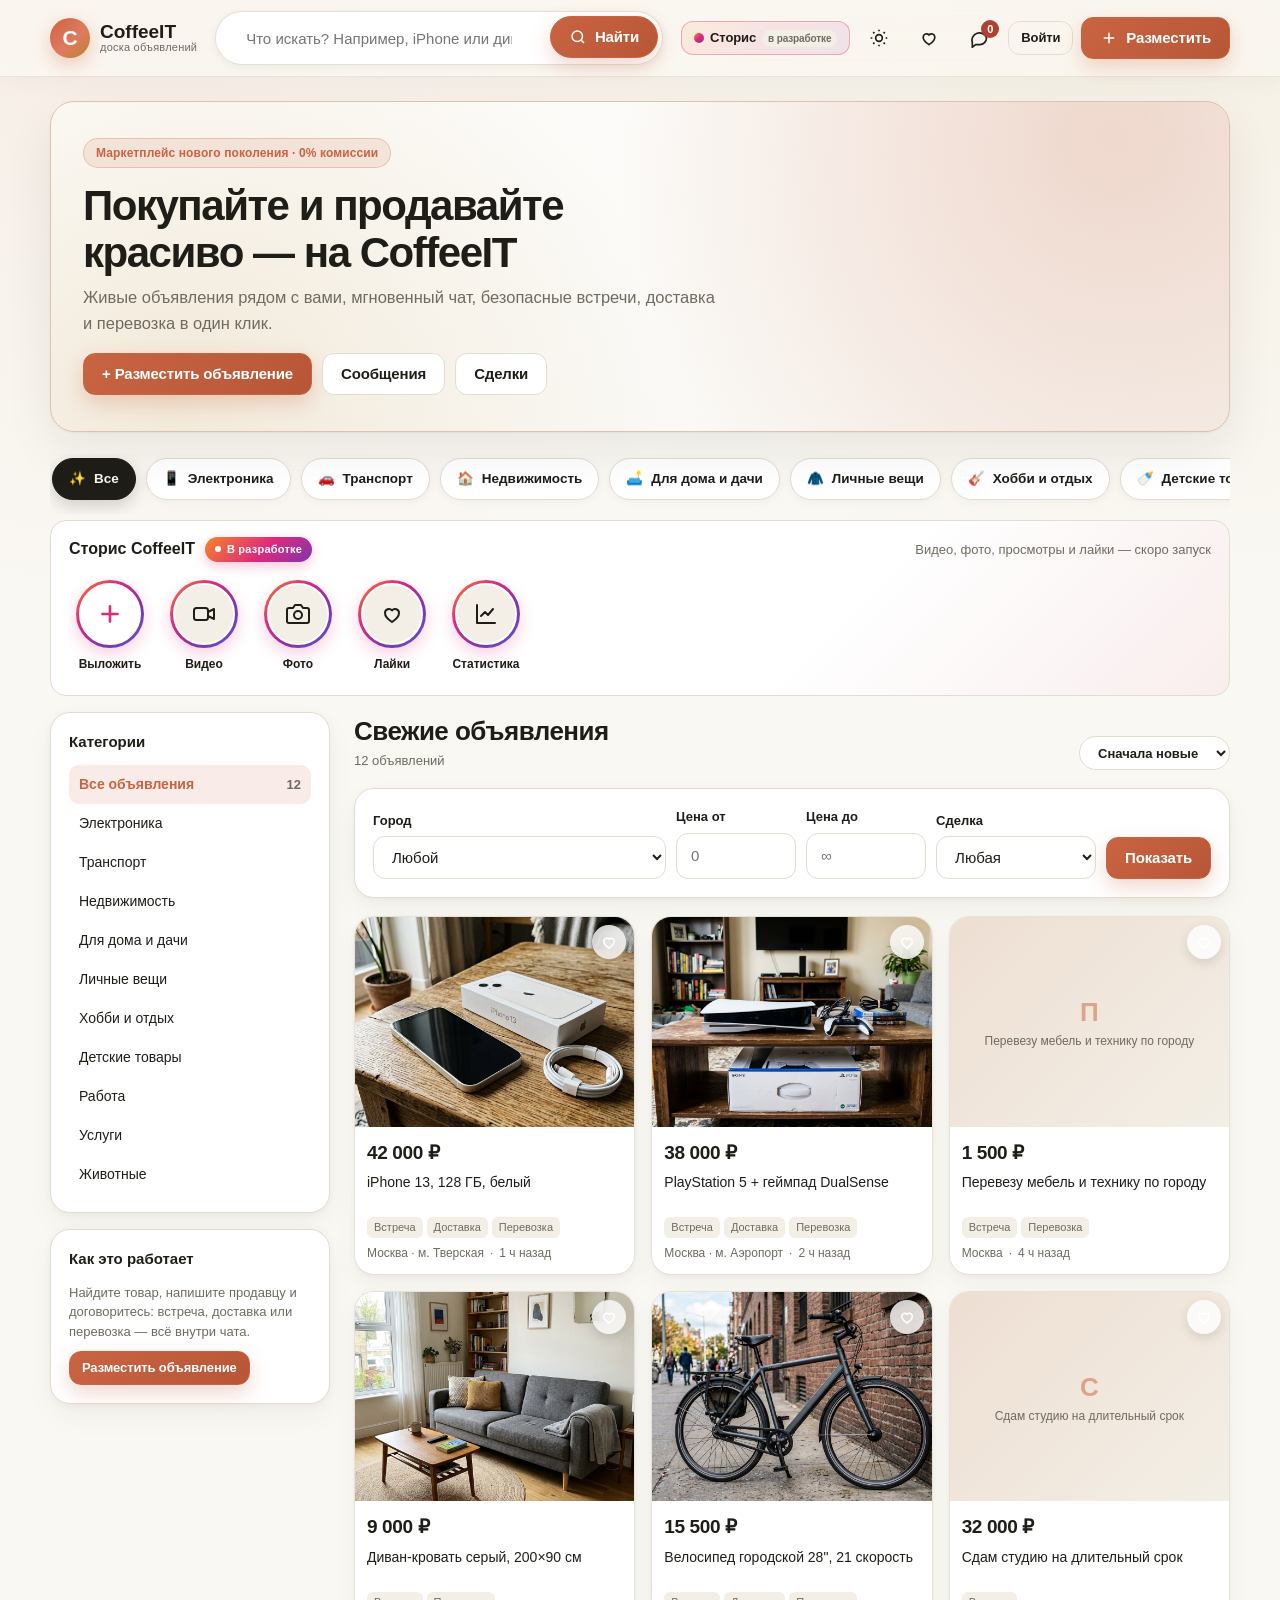
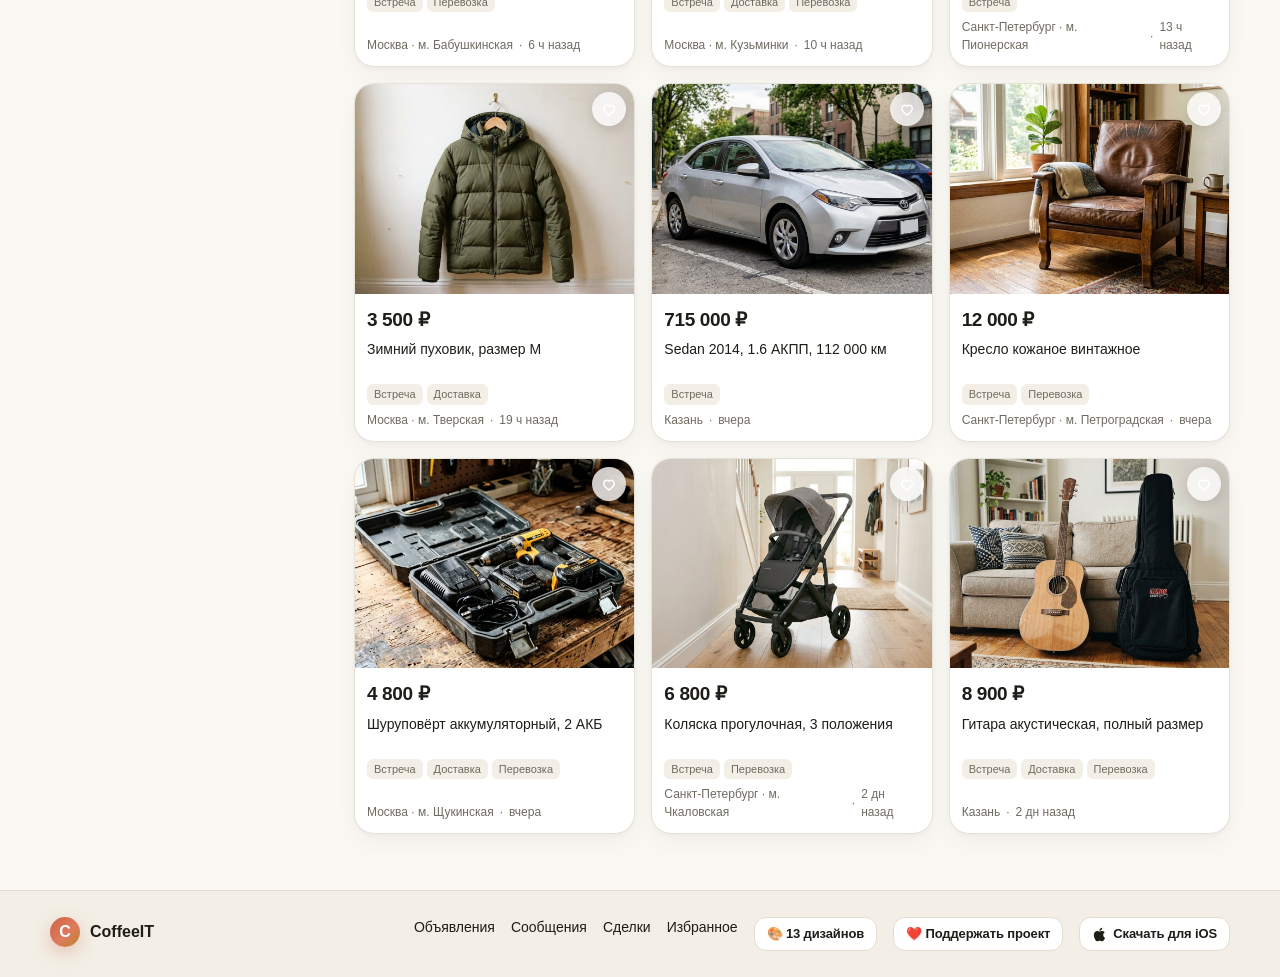
<file: index.html>
<!DOCTYPE html>
<html lang="ru">
<head>
  <meta charset="utf-8"/>
  <meta http-equiv="refresh" content="0; url=./%D0%B4%D0%BE%D1%81%D0%BA%D0%B0%20%D0%BE%D0%B1%D1%8C%D1%8F%D0%B2%D0%BB%D0%B5%D0%BD%D0%B8%D1%8F%20CoffeeIT/"/>
  <title>Переход на доску объявлений CoffeeIT…</title>
  <script>location.replace('./' + encodeURIComponent('доска обьявления CoffeeIT') + '/');</script>
</head>
<body>
  <p>Переход на сайт… <a href="./%D0%B4%D0%BE%D1%81%D0%BA%D0%B0%20%D0%BE%D0%B1%D1%8C%D1%8F%D0%B2%D0%BB%D0%B5%D0%BD%D0%B8%D1%8F%20CoffeeIT/">Открыть доску объявлений CoffeeIT</a></p>
</body>
</html>
</file>
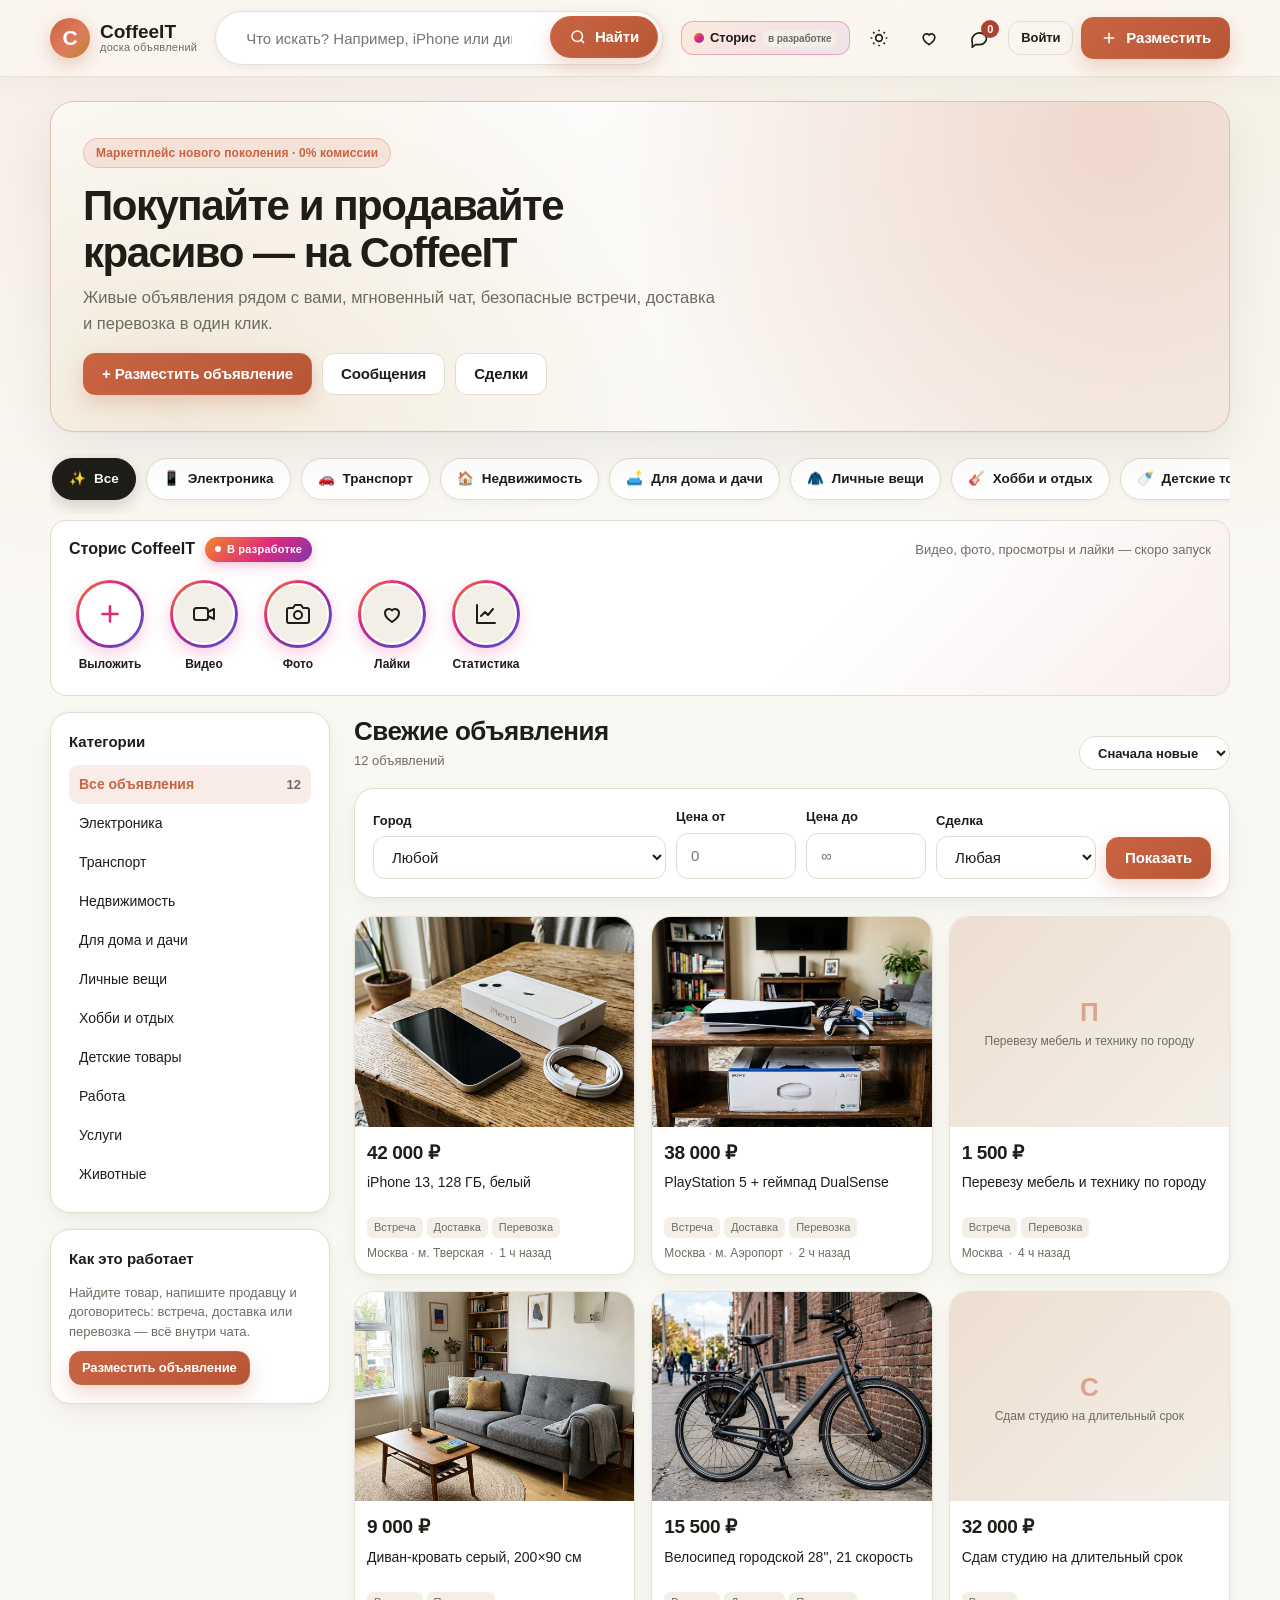
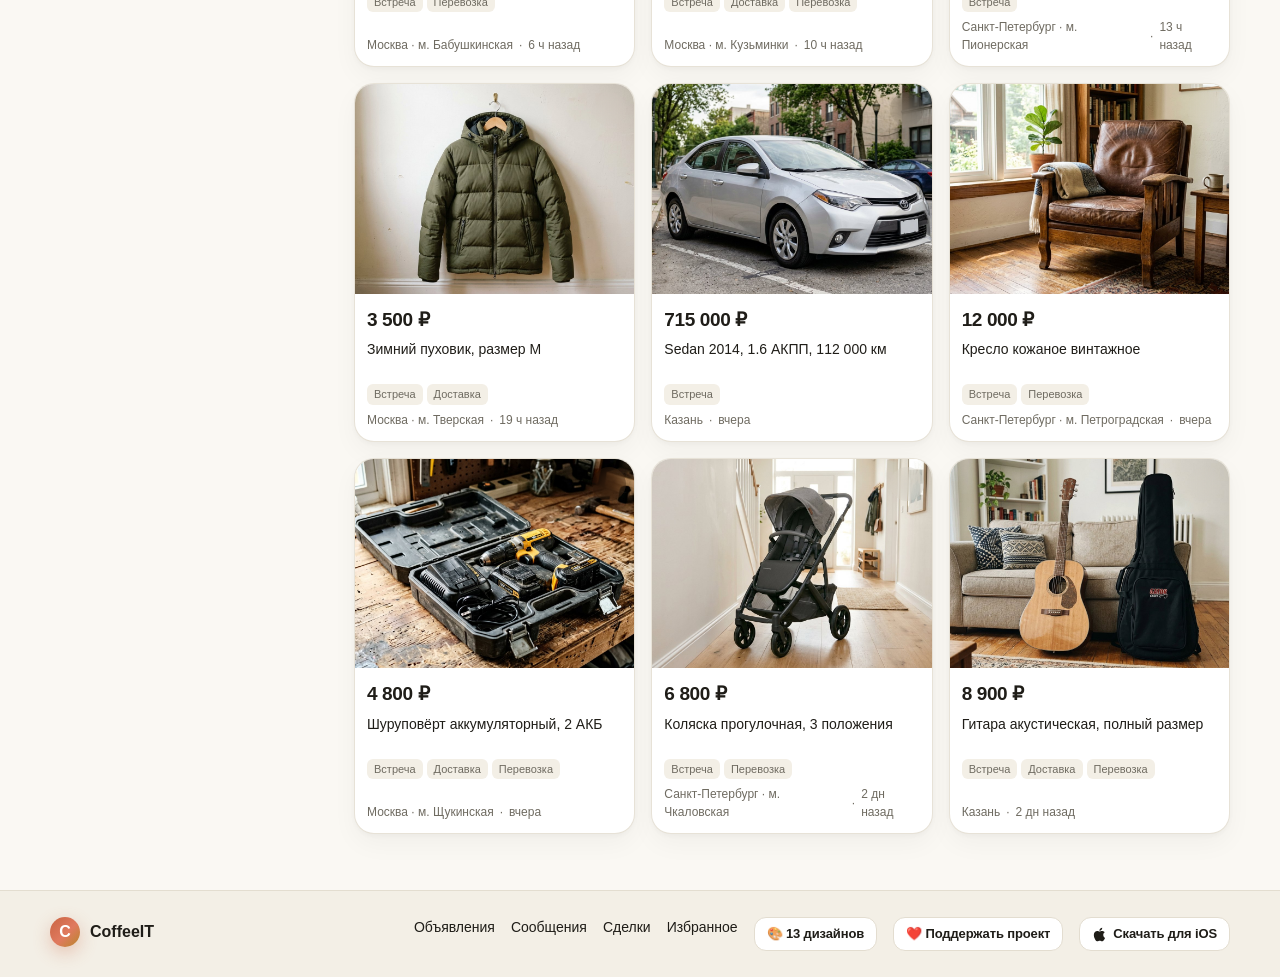
<file: доска обьявления CoffeeIT/index.html>
<!DOCTYPE html>
<html lang="ru" data-theme="light">
<head>
<meta charset="utf-8"/>
<meta name="viewport" content="width=device-width, initial-scale=1, viewport-fit=cover"/>
<meta name="theme-color" content="#16a34a"/>
<meta name="apple-mobile-web-app-capable" content="yes"/>
<meta name="apple-mobile-web-app-status-bar-style" content="default"/>
<meta name="apple-mobile-web-app-title" content="CoffeeIT"/>
<link rel="apple-touch-icon" sizes="180x180" href="icon-180.png"/>
<link rel="manifest" href="manifest.webmanifest"/>
<title>CoffeeIT — доска объявлений: купить, продать, договориться</title>
<meta name="description" content="CoffeeIT — бесплатная доска объявлений. Размещайте товары, переписывайтесь с покупателями, договаривайтесь о встрече, доставке или перевозке."/>
<link rel="icon" href="data:image/svg+xml,%3Csvg xmlns='http://www.w3.org/2000/svg' viewBox='0 0 100 100'%3E%3Ccircle cx='50' cy='50' r='46' fill='%2316a34a'/%3E%3Ctext x='50' y='70' font-size='58' font-weight='bold' text-anchor='middle' fill='%23fff'%3EC%3C/text%3E%3C/svg%3E"/>
<style>
:root{
  /* open-codesign design tokens (packages/ui/src/tokens.css) */
  --bg:#faf8f3; --bg2:#f3efe6; --card:#ffffff; --text:#1f1d18; --muted:#6f6b61;
  --border:#e3ddd0; --primary:#c96442; --primary-h:#b75636; --primary-soft:rgba(201,100,66,.12);
  --gold:#b8862a; --red:#b04030; --ring:rgba(201,100,66,.35);
  --shadow:0 8px 24px rgba(31,29,24,.08); --radius:16px; --radius-sm:10px;
  --header-h:76px;
}
html[data-theme="dark"]{
  --bg:#1a1815; --bg2:#221f1b; --card:#26221d; --text:#f5f2eb; --muted:#a6a095;
  --border:#3a352f; --primary:#d97757; --primary-h:#e88868; --primary-soft:rgba(217,119,87,.16);
  --shadow:0 10px 30px rgba(0,0,0,.45);
}
*{box-sizing:border-box;margin:0;padding:0}
html{scroll-behavior:smooth}
body{
  background:var(--bg); color:var(--text); font-size:15px; line-height:1.5;
  font-family:-apple-system,BlinkMacSystemFont,"Segoe UI",Roboto,"Helvetica Neue",Arial,sans-serif;
  -webkit-font-smoothing:antialiased; min-height:100vh; display:flex; flex-direction:column;
}
a{color:inherit;text-decoration:none}
button{font:inherit;color:inherit;background:none;border:0;cursor:pointer}
input,select,textarea{font:inherit;color:inherit}
img{max-width:100%;display:block}
code{background:var(--bg2);padding:1px 5px;border-radius:6px;font-size:.9em}
.container{width:100%;max-width:1220px;margin:0 auto;padding:0 20px}
.muted{color:var(--muted)}
.small{font-size:13px}
.hidden{display:none !important}
main{flex:1;padding:24px 0 56px}

/* ---------- header ---------- */
.header{position:sticky;top:0;z-index:40;background:color-mix(in srgb,var(--bg) 88%,transparent);backdrop-filter:blur(12px);border-bottom:1px solid var(--border)}
.header-inner{height:var(--header-h);display:flex;align-items:center;gap:18px}
.logo{display:flex;align-items:center;gap:10px;flex-shrink:0}
.logo-text{font-weight:800;font-size:19px;line-height:1.05;display:flex;flex-direction:column}
.logo-text small{font-weight:500;font-size:11px;color:var(--muted);letter-spacing:.02em}
.logo.small .logo-text{font-size:16px}
.coin{
  width:40px;height:40px;border-radius:50%;flex-shrink:0;display:flex;align-items:center;justify-content:center;
  font-weight:900;font-size:21px;color:#fff;
  background:conic-gradient(from 210deg,#86efac,var(--primary),#bbf7d0,var(--primary),#86efac);
  box-shadow:inset 0 0 0 3px rgba(255,255,255,.35),0 4px 12px rgba(22,163,74,.35);
}
.logo.small .coin{width:30px;height:30px;font-size:16px}
.search{flex:1;display:flex;gap:8px;max-width:620px}
.search input{
  flex:1;height:44px;padding:0 16px;border-radius:12px;border:1px solid var(--border);
  background:var(--bg2);outline:none;transition:.15s;
}
.search input:focus{border-color:var(--primary);box-shadow:0 0 0 4px var(--primary-soft);background:var(--card)}
.header-actions{display:flex;align-items:center;gap:8px;margin-left:auto}
.icon-btn{
  position:relative;width:42px;height:42px;border-radius:12px;display:flex;align-items:center;justify-content:center;
  border:1px solid transparent;transition:.15s;
}
.icon-btn:hover{background:var(--bg2);border-color:var(--border)}
.badge{
  position:absolute;top:2px;right:0;min-width:18px;height:18px;padding:0 5px;border-radius:9px;
  background:var(--red);color:#fff;font-size:11px;font-weight:700;display:flex;align-items:center;justify-content:center;
}

/* ---------- buttons ---------- */
.btn{
  display:inline-flex;align-items:center;justify-content:center;gap:8px;
  height:42px;padding:0 18px;border-radius:12px;border:1px solid var(--border);
  background:var(--card);font-weight:600;white-space:nowrap;transition:.15s;
}
.btn:hover{border-color:var(--primary);color:var(--primary)}
.btn-primary{background:var(--primary);border-color:var(--primary);color:#fff}
.btn-primary:hover{background:var(--primary-h);border-color:var(--primary-h);color:#fff}
.btn-ghost{background:transparent}
.btn-sm{height:34px;padding:0 12px;font-size:13px;border-radius:10px}
.btn-danger{color:var(--red);border-color:var(--border)}
.btn-danger:hover{background:rgba(225,29,72,.08);border-color:var(--red);color:var(--red)}
.btn[disabled]{opacity:.55;cursor:not-allowed}
.btn-post{background:var(--primary);border-color:var(--primary);color:#fff}

/* ---------- chips / pills ---------- */
.chips{display:flex;gap:8px;flex-wrap:wrap}
.chip{
  height:34px;padding:0 14px;border-radius:999px;border:1px solid var(--border);background:var(--card);
  display:inline-flex;align-items:center;gap:6px;font-size:13px;font-weight:600;transition:.15s;
}
.chip:hover{border-color:var(--primary);color:var(--primary)}
.chip.active{background:var(--primary);border-color:var(--primary);color:#fff}
.pill{display:inline-flex;align-items:center;gap:6px;padding:3px 10px;border-radius:999px;background:var(--bg2);font-size:12px;font-weight:600;color:var(--muted)}
.pill.green{background:var(--primary-soft);color:var(--primary)}
.pill.gold{background:rgba(245,158,11,.14);color:#b45309}
html[data-theme="dark"] .pill.gold{color:var(--gold)}
.pill.red{background:rgba(225,29,72,.12);color:var(--red)}

/* ---------- layout ---------- */
.layout{display:grid;grid-template-columns:280px 1fr;gap:24px;align-items:start}
.sidebar{position:sticky;top:calc(var(--header-h) + 16px);display:flex;flex-direction:column;gap:16px}
.card{background:var(--card);border:1px solid var(--border);border-radius:var(--radius);box-shadow:var(--shadow)}
.card-pad{padding:18px}
.card-title{font-size:15px;font-weight:700;margin-bottom:12px}
.side-link{display:flex;align-items:center;justify-content:space-between;gap:8px;padding:9px 10px;border-radius:10px;font-size:14px}
.side-link:hover{background:var(--bg2)}
.side-link.active{background:var(--primary-soft);color:var(--primary);font-weight:700}

/* ---------- ads grid ---------- */
.page-head{display:flex;align-items:flex-end;justify-content:space-between;gap:16px;margin-bottom:18px;flex-wrap:wrap}
.page-title{font-size:26px;font-weight:800;letter-spacing:-.02em}
.grid{display:grid;grid-template-columns:repeat(auto-fill,minmax(220px,1fr));gap:16px}
.ad-card{position:relative;background:var(--card);border:1px solid var(--border);border-radius:var(--radius);overflow:hidden;display:flex;flex-direction:column;transition:.18s}
.ad-card:hover{transform:translateY(-2px);box-shadow:var(--shadow);border-color:color-mix(in srgb,var(--primary) 40%,var(--border))}
.my-ad{display:flex;flex-direction:column;gap:0}
.my-ad .ad-card{flex:1}
.my-ad-actions{display:flex;padding:10px;border:1px solid var(--border);border-top:0;border-radius:0 0 var(--radius) var(--radius);background:var(--card)}
.my-ad-actions .btn{width:100%}
.ad-thumb{position:relative;aspect-ratio:4/3;background:var(--bg2);overflow:hidden}
.ad-thumb img{width:100%;height:100%;object-fit:cover}
.ad-thumb .noimg{width:100%;height:100%;display:flex;align-items:center;justify-content:center;color:var(--muted);font-size:12px;text-align:center;padding:10px}
.ad-fav{position:absolute;top:8px;right:8px;width:34px;height:34px;border-radius:50%;background:rgba(0,0,0,.45);color:#fff;display:flex;align-items:center;justify-content:center;backdrop-filter:blur(4px)}
.ad-fav.on{color:#f43f5e}
.ad-body{padding:12px;display:flex;flex-direction:column;gap:6px;flex:1}
.ad-price{font-size:17px;font-weight:800}
.ad-name{font-size:14px;line-height:1.35;display:-webkit-box;-webkit-line-clamp:2;-webkit-box-orient:vertical;overflow:hidden;min-height:38px}
.ad-meta{font-size:12px;color:var(--muted);display:flex;gap:6px;align-items:center;margin-top:auto}
.ad-tags{display:flex;gap:4px;flex-wrap:wrap}
.tag{font-size:11px;padding:2px 7px;border-radius:6px;background:var(--bg2);color:var(--muted)}

/* ---------- hero ---------- */
.hero{padding:28px;border-radius:22px;background:linear-gradient(120deg,var(--primary-soft),transparent 70%);border:1px solid var(--border);margin-bottom:22px}
.hero h1{font-size:30px;line-height:1.15;letter-spacing:-.03em;margin-bottom:8px}
.hero p{color:var(--muted);max-width:640px}
.hero-actions{display:flex;gap:10px;margin-top:16px;flex-wrap:wrap}

/* ---------- ad page ---------- */
.ad-page{display:grid;grid-template-columns:1.6fr 1fr;gap:24px;align-items:start}
.gallery{border-radius:var(--radius);overflow:hidden;border:1px solid var(--border);background:var(--bg2)}
.gallery .main-img{aspect-ratio:4/3;width:100%;object-fit:cover}
.gallery-thumbs{display:flex;gap:8px;padding:8px;overflow-x:auto}
.gallery-thumbs img{width:64px;height:64px;object-fit:cover;border-radius:10px;border:2px solid transparent;cursor:pointer;opacity:.7}
.gallery-thumbs img.active{border-color:var(--primary);opacity:1}
.ad-details{padding:20px 0}
.ad-details h1{font-size:24px;line-height:1.25;margin-bottom:10px;letter-spacing:-.02em}
.price-big{font-size:32px;font-weight:900;letter-spacing:-.03em;margin:8px 0 4px}
.specs{display:grid;grid-template-columns:repeat(2,minmax(0,1fr));gap:10px;margin:16px 0}
.spec{background:var(--bg2);border-radius:12px;padding:10px 12px}
.spec dt{font-size:12px;color:var(--muted);margin-bottom:2px}
.spec dd{font-weight:600;font-size:14px}
.description{white-space:pre-wrap;margin-top:8px}
.side-sticky{position:sticky;top:calc(var(--header-h) + 16px);display:flex;flex-direction:column;gap:14px}
.owner{display:flex;align-items:center;gap:12px}
.avatar{width:44px;height:44px;border-radius:50%;background:var(--primary-soft);color:var(--primary);display:flex;align-items:center;justify-content:center;font-weight:800;font-size:17px;flex-shrink:0}
.avatar.lg{width:64px;height:64px;font-size:24px}
.deal-options{display:flex;flex-direction:column;gap:8px}
.deal-option{display:flex;gap:10px;align-items:flex-start;padding:10px;border-radius:12px;border:1px solid var(--border)}
.deal-option .ic{width:28px;height:28px;border-radius:8px;background:var(--primary-soft);color:var(--primary);display:flex;align-items:center;justify-content:center;flex-shrink:0}

/* ---------- forms ---------- */
.form{display:flex;flex-direction:column;gap:16px;max-width:760px}
.field{display:flex;flex-direction:column;gap:6px}
.field label{font-size:13px;font-weight:700}
.field .hint{font-size:12px;color:var(--muted)}
.input,.select,.textarea{
  width:100%;padding:11px 14px;border-radius:12px;border:1px solid var(--border);background:var(--card);outline:none;transition:.15s;
}
.textarea{min-height:120px;resize:vertical}
.input:focus,.select:focus,.textarea:focus{border-color:var(--primary);box-shadow:0 0 0 4px var(--primary-soft)}
.row{display:grid;grid-template-columns:1fr 1fr;gap:14px}
.check{display:flex;gap:10px;align-items:flex-start;padding:12px;border:1px solid var(--border);border-radius:12px;cursor:pointer}
.check input{margin-top:3px;accent-color:var(--primary);width:18px;height:18px}
.check.checked{border-color:var(--primary);background:var(--primary-soft)}
.uploader{display:grid;grid-template-columns:repeat(auto-fill,minmax(104px,1fr));gap:10px}
.upload-tile{position:relative;aspect-ratio:1;border-radius:12px;overflow:hidden;border:1px solid var(--border)}
.upload-tile img{width:100%;height:100%;object-fit:cover}
.upload-tile .rm{position:absolute;top:4px;right:4px;width:24px;height:24px;border-radius:50%;background:rgba(0,0,0,.6);color:#fff;display:flex;align-items:center;justify-content:center;font-size:14px}
.upload-add{aspect-ratio:1;border:2px dashed var(--border);border-radius:12px;display:flex;flex-direction:column;align-items:center;justify-content:center;gap:4px;color:var(--muted);font-size:12px}
.upload-add:hover{border-color:var(--primary);color:var(--primary)}

/* ---------- chat ---------- */
.chat-wrap{display:grid;grid-template-columns:320px 1fr;gap:18px;height:calc(100vh - var(--header-h) - 120px);min-height:520px}
.chat-list{overflow-y:auto;border:1px solid var(--border);border-radius:var(--radius);background:var(--card)}
.chat-item{display:flex;gap:10px;padding:12px;border-bottom:1px solid var(--border);cursor:pointer}
.chat-item:hover{background:var(--bg2)}
.chat-item.active{background:var(--primary-soft)}
.chat-item .thumb{width:48px;height:48px;border-radius:10px;object-fit:cover;background:var(--bg2);flex-shrink:0}
.chat-item .meta{min-width:0;flex:1}
.chat-item .name{font-weight:700;font-size:14px;display:flex;justify-content:space-between;gap:8px}
.chat-item .last{font-size:12.5px;color:var(--muted);white-space:nowrap;overflow:hidden;text-overflow:ellipsis}
.chat-panel{display:flex;flex-direction:column;border:1px solid var(--border);border-radius:var(--radius);background:var(--card);overflow:hidden}
.chat-head{display:flex;align-items:center;gap:12px;padding:12px 16px;border-bottom:1px solid var(--border)}
.messages{flex:1;overflow-y:auto;padding:16px;display:flex;flex-direction:column;gap:10px;background:var(--bg2)}
.msg{max-width:76%;padding:9px 13px;border-radius:14px;background:var(--card);border:1px solid var(--border);font-size:14px;word-wrap:break-word;white-space:pre-wrap;align-self:flex-start}
.msg.mine{align-self:flex-end;background:var(--primary);border-color:var(--primary);color:#fff}
.msg .time{display:block;font-size:10.5px;opacity:.65;margin-top:3px;text-align:right}
.msg.deal{align-self:center;max-width:100%;background:var(--bg);border-style:dashed}
.chat-input{display:flex;gap:8px;padding:12px;border-top:1px solid var(--border)}
.chat-input textarea{flex:1;min-height:44px;max-height:120px;resize:none;padding:11px 14px;border-radius:12px;border:1px solid var(--border);background:var(--bg2);outline:none}
.chat-input textarea:focus{border-color:var(--primary);background:var(--card)}

/* ---------- cartochka sdelki ---------- */
.deal-card{border:1px solid var(--border);border-radius:var(--radius);padding:14px;background:var(--card);display:flex;flex-direction:column;gap:10px}
.deal-card .top{display:flex;gap:10px;align-items:center}
.deal-card .top img{width:52px;height:52px;border-radius:10px;object-fit:cover;background:var(--bg2)}
.deal-grid{display:grid;grid-template-columns:repeat(auto-fill,minmax(300px,1fr));gap:14px}
.deal-facts{display:flex;flex-direction:column;gap:4px;font-size:13px}
.deal-facts b{font-weight:700}
.actions{display:flex;gap:8px;flex-wrap:wrap}

/* ---------- misc ---------- */
.empty{padding:48px 20px;text-align:center;color:var(--muted);border:1px dashed var(--border);border-radius:var(--radius);background:var(--card)}
.skeleton{background:linear-gradient(90deg,var(--bg2),var(--border),var(--bg2));background-size:200% 100%;animation:sh 1.2s infinite;border-radius:12px}
@keyframes sh{0%{background-position:200% 0}100%{background-position:-200% 0}}
.toasts{position:fixed;right:20px;bottom:20px;display:flex;flex-direction:column;gap:8px;z-index:100}
.toast{background:var(--text);color:var(--bg);padding:11px 16px;border-radius:12px;font-size:14px;box-shadow:var(--shadow);animation:in .2s ease}
.toast.err{background:var(--red);color:#fff}
@keyframes in{from{opacity:0;transform:translateY(6px)}to{opacity:1;transform:none}}
.modal-backdrop{position:fixed;inset:0;background:rgba(0,0,0,.5);display:flex;align-items:center;justify-content:center;padding:20px;z-index:90}
.modal{background:var(--card);border-radius:18px;max-width:520px;width:100%;max-height:90vh;overflow:auto;box-shadow:0 20px 60px rgba(0,0,0,.4)}
.modal-head{display:flex;align-items:center;justify-content:space-between;padding:16px 18px;border-bottom:1px solid var(--border)}
.modal-body{padding:18px;display:flex;flex-direction:column;gap:14px}
.modal-foot{display:flex;gap:8px;justify-content:flex-end;padding:14px 18px;border-top:1px solid var(--border)}
.tabs{display:flex;gap:6px;border-bottom:1px solid var(--border);margin-bottom:18px;overflow-x:auto}
.tab{padding:10px 14px;font-weight:600;font-size:14px;color:var(--muted);border-bottom:2px solid transparent;white-space:nowrap}
.tab.active{color:var(--primary);border-bottom-color:var(--primary)}

/* ---------- footer ---------- */
.footer{border-top:1px solid var(--border);padding:26px 0;background:var(--bg2)}
.footer-inner{display:flex;justify-content:space-between;gap:20px;flex-wrap:wrap;align-items:flex-start}
.footer-links{display:flex;gap:16px;flex-wrap:wrap;font-size:14px}
.footer-links a:hover{color:var(--primary)}

/* ---------- responsive ---------- */
@media (max-width:1000px){
  .layout{grid-template-columns:1fr}
  .sidebar{position:static;order:2}
  .ad-page{grid-template-columns:1fr}
  .side-sticky{position:static}
  .chat-wrap{grid-template-columns:1fr;height:auto}
  .chat-wrap .chat-list{max-height:260px}
  .chat-panel{height:calc(100vh - var(--header-h) - 120px);min-height:480px}
}
@media (max-width:780px){
  .header-inner{height:auto;padding:10px 0;flex-wrap:wrap;gap:10px}
  .search{order:3;max-width:none;flex-basis:100%}
  .btn-post span{display:none}
  .logo-text small{display:none}
  .row{grid-template-columns:1fr}
  .specs{grid-template-columns:1fr}
  .hero{padding:20px}
  .hero h1{font-size:24px}
  .page-title{font-size:21px}
  .grid{grid-template-columns:repeat(auto-fill,minmax(160px,1fr));gap:12px}
  .ad-name{min-height:auto}
}

/* Доступность: ссылка «к содержимому» видна только при фокусе с клавиатуры */
.skip-link{position:absolute;left:-9999px;top:0;z-index:200;background:var(--primary);color:#fff;padding:10px 16px;border-radius:0 0 12px 0;font-weight:600}
.skip-link:focus{left:0}
/* Видимый фокус для клавиатуры (мышь не подсвечивает) */
a:focus-visible,button:focus-visible,input:focus-visible,select:focus-visible,textarea:focus-visible,[tabindex]:focus-visible{
  outline:3px solid var(--primary);outline-offset:2px;border-radius:8px
}
main:focus{outline:none}
@media (prefers-reduced-motion: reduce){*{animation-duration:.01ms !important;transition-duration:.01ms !important}}

/* ---- Адаптация под планшеты (iPad), телефоны и iPhone ---- */
html,body{overflow-x:hidden;-webkit-text-size-adjust:100%}
body{
  padding-bottom:env(safe-area-inset-bottom, 0px);
}
.header{
  padding-top:env(safe-area-inset-top, 0px);
}
a,button,.btn,.icon-btn{
  -webkit-tap-highlight-color:transparent;
  touch-action:manipulation;
}

/* Планшеты (iPad и др.) */
@media (max-width: 1024px){
  .container{padding-left:16px;padding-right:16px}
  .header-inner{flex-wrap:wrap;gap:10px;padding-top:10px;padding-bottom:10px;height:auto}
  .search{order:3;flex:1 1 100%;max-width:none}
  .grid{grid-template-columns:repeat(3,minmax(0,1fr))}
}

/* Телефоны и iPhone */
@media (max-width: 640px){
  :root{--header-h:auto}
  .container{padding-left:12px;padding-right:12px}
  .header-inner{gap:8px;padding-top:8px;padding-bottom:8px}
  .logo-text small{display:none}
  .header-actions{gap:6px}
  .btn,.icon-btn{min-height:44px}
  .btn-post span{display:none}
  .btn-post{padding-left:12px;padding-right:12px}
  /* Предотвращаем авто-зум Safari на iPhone при фокусе в поля ввода */
  input,select,textarea{font-size:16px !important}
  .grid{grid-template-columns:repeat(2,minmax(0,1fr));gap:10px}
  .card-pad{padding:14px}
  .hero{padding:18px 14px}
  .hero h1{font-size:22px;line-height:1.25}
  .footer-inner{flex-direction:column;align-items:flex-start;gap:12px}
  .footer-links{flex-wrap:wrap;gap:10px}
  .modal{width:calc(100vw - 24px);max-height:calc(100dvh - 32px);overflow-y:auto;-webkit-overflow-scrolling:touch;overscroll-behavior:contain}
  .header [data-stories-dev] span:last-child{display:none}
  .row{grid-template-columns:1fr !important}
  .stories-card{padding:12px 14px}
  .story-ring{width:60px;height:60px}
}

/* Узкие экраны (iPhone SE и др.) */
@media (max-width: 380px){
  .grid{grid-template-columns:1fr}
  .story-stat-grid{grid-template-columns:1fr}
}

/* ---- Сторис (в разработке) — премиальный дизайн ---- */
@keyframes pulseDot{0%,100%{transform:scale(1);opacity:1}50%{transform:scale(1.35);opacity:.65}}
.stories-card{
  position:relative;overflow:hidden;border-radius:var(--radius);
  background:linear-gradient(135deg,var(--card) 0%,var(--card) 65%,rgba(221,42,123,.05) 100%);
  border:1px solid var(--border);padding:16px 18px;margin-bottom:16px;
}
.stories-head{display:flex;align-items:center;justify-content:space-between;gap:10px;margin-bottom:14px;flex-wrap:wrap}
.dev-pill{
  display:inline-flex;align-items:center;gap:6px;
  font-size:11px;font-weight:700;letter-spacing:.02em;
  padding:4px 10px;border-radius:999px;color:#fff;
  background:linear-gradient(135deg,#f58529 0%,#dd2a7b 55%,#8134af 100%);
  box-shadow:0 4px 12px rgba(221,42,123,.28);
}
.dev-dot{width:6px;height:6px;border-radius:50%;background:#fff;animation:pulseDot 1.8s infinite}
.stories-row{display:flex;gap:16px;overflow-x:auto;padding:4px 2px 6px;-webkit-overflow-scrolling:touch;scrollbar-width:none}
.stories-row::-webkit-scrollbar{display:none}
.story-item{
  background:none;border:none;cursor:pointer;color:var(--text);
  display:flex;flex-direction:column;align-items:center;gap:7px;min-width:78px;
  transition:transform .18s ease;
}
.story-item:hover{transform:translateY(-3px)}
.story-ring{
  width:68px;height:68px;border-radius:50%;padding:3px;
  background:linear-gradient(135deg,#f58529,#dd2a7b,#8134af,#515bd4);
  box-shadow:0 6px 16px rgba(221,42,123,.22);
  display:flex;align-items:center;justify-content:center;
}
.story-inner{
  width:100%;height:100%;border-radius:50%;
  background:var(--card);border:2.5px solid var(--card);
  display:flex;align-items:center;justify-content:center;
  color:#dd2a7b;
}
.story-inner.soft{background:var(--bg2);color:var(--text)}
.story-label{font-size:12px;font-weight:600;white-space:nowrap}
.story-stat-grid{display:grid;grid-template-columns:repeat(3,minmax(0,1fr));gap:12px;margin-bottom:16px}
.story-stat-tile{
  padding:14px 12px;border-radius:14px;background:var(--bg2);
  border:1px solid var(--border);text-align:center;
  display:flex;flex-direction:column;align-items:center;gap:4px;
}
.story-stat-num{font-size:22px;font-weight:800;line-height:1.1}
.btn-story-grad{
  background:linear-gradient(135deg,#f58529 0%,#dd2a7b 55%,#8134af 100%);
  color:#fff;border:none;font-weight:600;
  box-shadow:0 6px 18px rgba(221,42,123,.28);
}
.btn-story-grad:hover{filter:brightness(1.06);color:#fff}
.story-feat-grid{display:grid;grid-template-columns:1fr 1fr;gap:10px}
@media (max-width:520px){.story-feat-grid{grid-template-columns:1fr}}
.story-feat{
  padding:12px;border-radius:12px;background:var(--bg2);
  border:1px solid var(--border);font-size:13px;line-height:1.45;
}
.story-feat b{display:block;margin-bottom:3px;font-size:13.5px}

/* ---- 10 современных дизайнов с анимациями (CoffeeIT Design Engine) ---- */
@keyframes meshFlow{0%{background-position:0% 50%}50%{background-position:100% 50%}100%{background-position:0% 50%}}
@keyframes cardReveal{from{opacity:0;transform:translateY(10px)}to{opacity:1;transform:none}}
@keyframes neonPulse{0%,100%{box-shadow:0 0 14px rgba(0,245,212,.25)}50%{box-shadow:0 0 26px rgba(255,46,147,.38)}}

html[data-design] .ad-card{animation:cardReveal .35s cubic-bezier(.22,1,.36,1) both;transition:transform .24s cubic-bezier(.22,1,.36,1),box-shadow .24s ease,border-color .24s ease}
html[data-design] .ad-card:hover{transform:translateY(-4px)}

/* 1. Apple Glass */
html[data-design="apple"]{--bg:#f5f5f7;--bg2:#e8e8ed;--card:rgba(255,255,255,.78);--text:#1d1d1f;--muted:#6e6e73;--border:rgba(0,0,0,.08);--primary:#0071e3;--primary-h:#005bb5;--primary-soft:rgba(0,113,227,.10);--radius:22px;--shadow:0 12px 32px rgba(0,0,0,.08)}
html[data-design="apple"] .header,html[data-design="apple"] .card,html[data-design="apple"] .ad-card{backdrop-filter:blur(20px);-webkit-backdrop-filter:blur(20px)}

/* 2. Stripe Mesh */
html[data-design="stripe"]{--bg:#f6f9fc;--bg2:#e9eef5;--card:#ffffff;--text:#0a2540;--muted:#425466;--border:#e2e8f0;--primary:#635bff;--primary-h:#4b42e8;--primary-soft:rgba(99,91,255,.10);--radius:16px}
html[data-design="stripe"] .hero{background:linear-gradient(125deg,#635bff,#00d4ff,#7a73ff,#ff7a59);background-size:260% 260%;animation:meshFlow 9s ease infinite;color:#fff;border:none}
html[data-design="stripe"] .hero p,html[data-design="stripe"] .hero h1{color:#fff}

/* 3. Linear Dark */
html[data-design="linear"]{--bg:#08090a;--bg2:#121316;--card:#101114;--text:#f7f8f8;--muted:#8a8f98;--border:rgba(255,255,255,.09);--primary:#5e6ad2;--primary-h:#717ce0;--primary-soft:rgba(94,106,210,.16);--radius:14px;--shadow:0 16px 40px rgba(0,0,0,.55)}
html[data-design="linear"] .hero{background:radial-gradient(circle at 20% 0%,rgba(94,106,210,.25),transparent 60%),#101114;border:1px solid rgba(255,255,255,.1)}

/* 4. Airbnb Warm */
html[data-design="airbnb"]{--bg:#fffaf6;--bg2:#f7efe8;--card:#ffffff;--text:#222222;--muted:#717171;--border:#ebebeb;--primary:#ff385c;--primary-h:#e01c43;--primary-soft:rgba(255,56,92,.10);--radius:24px;--shadow:0 10px 28px rgba(34,34,34,.08)}

/* 5. Cyber Neon */
html[data-design="neon"]{--bg:#070714;--bg2:#101026;--card:#0d0d20;--text:#f0f4ff;--muted:#9aa3c7;--border:rgba(0,245,212,.25);--primary:#00f5d4;--primary-h:#00d9bc;--primary-soft:rgba(0,245,212,.14);--radius:16px}
html[data-design="neon"] .btn-primary{color:#070714;font-weight:800}
html[data-design="neon"] .ad-card:hover{animation:neonPulse 2s infinite}

/* 6. Neo-Brutalism */
html[data-design="brutal"]{--bg:#fffdf0;--bg2:#ffde00;--card:#ffffff;--text:#111111;--muted:#3f3f46;--border:#111111;--primary:#ff6b9d;--primary-h:#ff4785;--primary-soft:#fff3b0;--radius:10px;--shadow:5px 5px 0 #111111}
html[data-design="brutal"] .card,html[data-design="brutal"] .ad-card,html[data-design="brutal"] .btn{border:2px solid #111111 !important;box-shadow:4px 4px 0 #111111}
html[data-design="brutal"] .ad-card:hover{transform:translate(-2px,-2px);box-shadow:7px 7px 0 #111111}

/* 7. Coffee Espresso */
html[data-design="coffee"]{--bg:#faf6f1;--bg2:#efe6dc;--card:#fffdf9;--text:#2c1a0e;--muted:#7a5c47;--border:#e4d5c5;--primary:#b45309;--primary-h:#92400e;--primary-soft:rgba(180,83,9,.11);--radius:18px}

/* 8. Telegram Breeze */
html[data-design="telegram"]{--bg:#f0f7fc;--bg2:#e1effa;--card:#ffffff;--text:#0f172a;--muted:#526980;--border:#d4e6f5;--primary:#229ed9;--primary-h:#1a88be;--primary-soft:rgba(34,158,217,.12);--radius:20px}

/* 9. Bento Minimal */
html[data-design="bento"]{--bg:#f2f2f2;--bg2:#e6e6e6;--card:#ffffff;--text:#111111;--muted:#666666;--border:#dcdcdc;--primary:#ff4d00;--primary-h:#e04400;--primary-soft:rgba(255,77,0,.10);--radius:22px}

/* 10. Emerald Fintech */
html[data-design="emerald"]{--bg:#061612;--bg2:#0d261f;--card:#0a1f19;--text:#ecfdf5;--muted:#86b8a6;--border:rgba(245,197,66,.22);--primary:#10b981;--primary-h:#059669;--primary-soft:rgba(16,185,129,.16);--radius:18px;--shadow:0 14px 36px rgba(0,0,0,.45)}
html[data-design="emerald"] .hero{background:linear-gradient(135deg,#0a261d,#061612 60%,rgba(245,197,66,.16));border:1px solid rgba(245,197,66,.28)}

/* 11. Open-Design: Cafe (из nexu-io/open-design/design-systems/cafe) */
html[data-design="od-cafe"]{--bg:#f9f7f5;--bg2:#e9e3dd;--card:#ffffff;--text:#3e2b1e;--muted:#7a6556;--border:#dfd6cc;--primary:#5d4432;--primary-h:#463224;--primary-soft:rgba(93,68,50,.11);--radius:20px;--shadow:0 10px 28px rgba(62,43,30,.08)}

/* 12. Open-Design: Claymorphism (объёмный 3D-пластилин) */
html[data-design="od-clay"]{--bg:#eef2ff;--bg2:#e0e7ff;--card:#ffffff;--text:#1e1b4b;--muted:#6366f1;--border:rgba(255,255,255,.9);--primary:#4f46e5;--primary-h:#4338ca;--primary-soft:rgba(79,70,229,.12);--radius:26px}
html[data-design="od-clay"] .card,html[data-design="od-clay"] .ad-card{box-shadow:10px 10px 24px rgba(79,70,229,.12), -6px -6px 18px rgba(255,255,255,.95), inset 2px 2px 4px rgba(255,255,255,.8)}

/* 13. Open-Design: Arc Browser (градиентное стекло) */
html[data-design="od-arc"]{--bg:#0f1021;--bg2:#181a33;--card:rgba(26,29,56,.78);--text:#f8fafc;--muted:#94a3b8;--border:rgba(167,139,250,.22);--primary:#a78bfa;--primary-h:#8b5cf6;--primary-soft:rgba(167,139,250,.16);--radius:22px}
html[data-design="od-arc"] .header,html[data-design="od-arc"] .card,html[data-design="od-arc"] .ad-card{backdrop-filter:blur(22px);-webkit-backdrop-filter:blur(22px)}

.design-grid{display:grid;grid-template-columns:repeat(2,minmax(0,1fr));gap:10px}
@media (max-width:520px){.design-grid{grid-template-columns:1fr}}
.design-tile{
  padding:12px;border-radius:14px;border:1.5px solid var(--border);background:var(--card);color:var(--text);
  cursor:pointer;text-align:left;display:flex;flex-direction:column;gap:6px;transition:transform .16s ease,border-color .16s ease;
}
.design-tile:hover{transform:translateY(-2px);border-color:var(--primary)}
.design-tile.active{border-color:var(--primary);box-shadow:0 0 0 2px var(--primary-soft)}
.design-swatch{height:28px;border-radius:8px;width:100%}

/* ---- Flagship Digital Agency Design System (Awwwards / Cuberto / Redmadrobot level) ---- */
@keyframes auroraShift{
  0%,100%{background-position:0% 50%}
  50%{background-position:100% 50%}
}
@keyframes btnSheen{
  0%{transform:translateX(-120%) skewX(-20deg)}
  100%{transform:translateX(220%) skewX(-20deg)}
}

body{
  font-family:"Plus Jakarta Sans","Inter",-apple-system,BlinkMacSystemFont,"Segoe UI",Roboto,sans-serif;
  -webkit-font-smoothing:antialiased;
  -moz-osx-font-smoothing:grayscale;
  background-image:
    radial-gradient(at 12% 0%, rgba(201,100,66,.08) 0px, transparent 48%),
    radial-gradient(at 88% 8%, rgba(184,134,42,.07) 0px, transparent 45%);
  background-attachment:fixed;
}

.header{
  backdrop-filter:blur(22px) saturate(160%);
  -webkit-backdrop-filter:blur(22px) saturate(160%);
  background:color-mix(in srgb,var(--bg) 78%,transparent);
  border-bottom:1px solid color-mix(in srgb,var(--border) 75%,transparent);
  box-shadow:0 4px 24px rgba(31,29,24,.04);
}

.logo .coin{
  background:linear-gradient(135deg,var(--primary) 0%,#e07a5f 55%,#b8862a 100%);
  box-shadow:0 6px 18px rgba(201,100,66,.32);
}

.hero{
  position:relative;overflow:hidden;
  border-radius:24px;
  padding:36px 32px;
  background:
    radial-gradient(circle at 90% 10%, rgba(201,100,66,.22) 0%, transparent 45%),
    radial-gradient(circle at 10% 90%, rgba(184,134,42,.16) 0%, transparent 45%),
    linear-gradient(135deg, var(--card) 0%, color-mix(in srgb,var(--bg2) 65%,var(--card)) 100%);
  border:1px solid color-mix(in srgb,var(--primary) 22%,var(--border));
  box-shadow:0 20px 50px rgba(31,29,24,.07), 0 1px 2px rgba(31,29,24,.04);
}
.hero h1{
  font-size:clamp(26px, 3.8vw, 42px);
  font-weight:800;
  letter-spacing:-0.035em;
  line-height:1.12;
}
.hero p{font-size:clamp(14.5px, 1.4vw, 16.5px);max-width:640px;line-height:1.6}

.ad-card{
  border-radius:20px;
  border:1px solid color-mix(in srgb,var(--border) 85%,transparent);
  box-shadow:0 2px 6px rgba(31,29,24,.04), 0 10px 26px rgba(31,29,24,.04);
  transition:transform .32s cubic-bezier(.22,1,.36,1), box-shadow .32s cubic-bezier(.22,1,.36,1), border-color .25s ease;
}
.ad-card:hover{
  transform:translateY(-6px);
  box-shadow:0 22px 44px rgba(31,29,24,.11), 0 4px 12px rgba(201,100,66,.08);
  border-color:color-mix(in srgb,var(--primary) 45%,var(--border));
}
.ad-thumb{overflow:hidden;border-radius:16px 16px 0 0}
.ad-thumb img{transition:transform .55s cubic-bezier(.22,1,.36,1)}
.ad-card:hover .ad-thumb img{transform:scale(1.06)}
.ad-price{font-variant-numeric:tabular-nums;letter-spacing:-0.02em;font-weight:800}

.btn{
  position:relative;overflow:hidden;
  border-radius:12px;
  font-weight:600;
  letter-spacing:-0.01em;
  transition:transform .16s cubic-bezier(.22,1,.36,1), background-color .2s ease, border-color .2s ease, box-shadow .22s ease;
}
.btn:active{transform:scale(.96)}
.btn-primary{
  background:linear-gradient(135deg,var(--primary) 0%,var(--primary-h) 100%);
  box-shadow:0 8px 20px rgba(201,100,66,.26);
}
.btn-primary:hover{
  box-shadow:0 12px 28px rgba(201,100,66,.36);
  transform:translateY(-1px);
}
.btn-primary::after{
  content:"";position:absolute;inset:0;width:45%;
  background:linear-gradient(90deg,transparent,rgba(255,255,255,.28),transparent);
  transform:translateX(-140%) skewX(-20deg);
  pointer-events:none;
}
.btn-primary:hover::after{animation:btnSheen .75s ease}

.card{
  border-radius:20px;
  box-shadow:0 2px 8px rgba(31,29,24,.04), 0 12px 30px rgba(31,29,24,.04);
}
.modal{
  border-radius:24px;
  box-shadow:0 30px 80px rgba(0,0,0,.28);
  border:1px solid color-mix(in srgb,var(--border) 70%,transparent);
}

@media (max-width:640px){
  .hero{padding:22px 16px;border-radius:18px}
  .ad-card{border-radius:16px}
  .card{border-radius:16px}
}

/* ---- Редизайн 2026: Airy Marketplace + Native iOS/Android Tab Bar ---- */
.hero-badge{
  display:inline-flex;align-items:center;gap:6px;
  font-size:12px;font-weight:700;letter-spacing:.01em;
  padding:5px 12px;border-radius:999px;margin-bottom:14px;
  background:var(--primary-soft);color:var(--primary);
  border:1px solid color-mix(in srgb,var(--primary) 28%,transparent);
}
.search{
  border-radius:999px !important;
  box-shadow:0 2px 10px rgba(31,29,24,.06);
  border:1px solid color-mix(in srgb,var(--border) 90%,transparent);
  padding:4px 4px 4px 14px;
  background:var(--card);
}
.search input{border:none !important;background:transparent !important;box-shadow:none !important}
.search .btn-primary{border-radius:999px !important;padding:8px 18px}

/* Горизонтальная лента категорий (как Airbnb / Avito 2026) */
.cat-strip{
  display:flex;gap:10px;overflow-x:auto;padding:4px 2px 14px;margin-bottom:6px;
  -webkit-overflow-scrolling:touch;scrollbar-width:none;
}
.cat-strip::-webkit-scrollbar{display:none}
.cat-pill{
  display:inline-flex;align-items:center;gap:8px;white-space:nowrap;
  padding:10px 16px;border-radius:999px;
  background:var(--card);color:var(--text);text-decoration:none;
  border:1px solid var(--border);font-size:13.5px;
  box-shadow:0 2px 8px rgba(31,29,24,.04);
  transition:transform .18s cubic-bezier(.22,1,.36,1),border-color .18s ease,background-color .18s ease,color .18s ease;
}
.cat-pill:hover{transform:translateY(-2px);border-color:var(--primary)}
.cat-pill.active{
  background:var(--text);color:var(--bg);border-color:var(--text);
  box-shadow:0 6px 16px rgba(31,29,24,.18);
}
.cat-pill b{font-weight:600}

/* Стеклянная кнопка избранного на фото карточки */
.ad-fav{
  backdrop-filter:blur(10px);-webkit-backdrop-filter:blur(10px);
  background:rgba(255,255,255,.78) !important;
  box-shadow:0 4px 12px rgba(0,0,0,.12);
}
html[data-theme="dark"] .ad-fav{background:rgba(24,24,27,.72) !important}
.ad-thumb{aspect-ratio:4/3}
.ad-price{font-size:19px !important}

/* Нижний таб-бар как в нативном iOS/Android приложении */
.mobile-tabbar{display:none}
@media (max-width:640px){
  body{padding-bottom:calc(74px + env(safe-area-inset-bottom, 0px))}
  .mobile-tabbar{
    display:grid;grid-template-columns:repeat(5,1fr);
    position:fixed;left:0;right:0;bottom:0;z-index:90;
    padding:6px 6px calc(6px + env(safe-area-inset-bottom, 0px));
    background:color-mix(in srgb,var(--card) 86%,transparent);
    backdrop-filter:blur(22px) saturate(160%);
    -webkit-backdrop-filter:blur(22px) saturate(160%);
    border-top:1px solid var(--border);
    box-shadow:0 -6px 24px rgba(0,0,0,.07);
  }
  .tab-item{
    display:flex;flex-direction:column;align-items:center;justify-content:center;gap:3px;
    color:var(--muted);text-decoration:none;font-size:10.5px;font-weight:600;
    min-height:48px;border-radius:12px;
  }
  .tab-item:active{transform:scale(.94);color:var(--primary)}
  .tab-post .tab-plus{
    width:32px;height:32px;border-radius:50%;
    background:linear-gradient(135deg,var(--primary),var(--primary-h));
    color:#fff;font-size:20px;font-weight:700;
    display:flex;align-items:center;justify-content:center;
    box-shadow:0 4px 12px rgba(201,100,66,.35);
    margin-top:-6px;
  }
}

</style>
<script>
(function () {
  // GitHub Pages публикует проект в подкаталог /<repo>/ или /<repo>/<folder>/: запоминаем базу путей.
  var path = location.pathname || '/';
  var seg = path.split('/').filter(Boolean);
  if (path.charAt(path.length - 1) !== '/' && /\.[a-z0-9]+$/i.test(path)) seg.pop(); // отрезаем .html файл
  // Отрезаем известные SPA-маршруты с конца пути (/chats, /ad/a_1, /user/u_1, /edit/a_1 и т.п.)
  var singleRoutes = { chats: 1, deals: 1, favorites: 1, auth: 1, new: 1, my: 1, me: 1, ad: 1, user: 1, edit: 1 };
  var paramRoutes = { ad: 1, user: 1, edit: 1 };
  if (seg.length >= 2 && paramRoutes[seg[seg.length - 2]]) {
    seg = seg.slice(0, seg.length - 2);
  } else if (seg.length >= 1 && singleRoutes[seg[seg.length - 1]]) {
    seg = seg.slice(0, seg.length - 1);
  }
  var base = seg.length ? '/' + seg.join('/') : '';
  if (base === '/' || base === '/index.html') base = '';
  window.__BASE_PATH__ = base;
  document.addEventListener('DOMContentLoaded', function () {
    var b = window.__BASE_PATH__;
    if (!b) return;
    document.querySelectorAll('a[href^="/"]').forEach(function (a) {
      // префикс ставим всем ссылкам (важно для Ctrl+клика и «открыть в новой вкладке»),
      // а при обычном клике роутер снимает его сам — двойного префикса не будет
      var href = a.getAttribute('href');
      if (href.indexOf('//') === 0) return;
      if (href.indexOf(b + '/') === 0) return;
      a.setAttribute('href', b + href);
    });
  });
})();
</script></head>
<body>

<a class="skip-link" href="#app">Перейти к содержимому</a>
<header class="header">
  <div class="container header-inner">
    <a class="logo" href="/" data-link>
      <span class="coin">C</span>
      <span class="logo-text">CoffeeIT<small>доска объявлений</small></span>
    </a>

    <form class="search" id="header-search" autocomplete="off">
      <input type="search" name="q" placeholder="Что искать? Например, iPhone или диван" aria-label="Поиск объявлений"/>
      <button type="submit" class="btn btn-primary" aria-label="Найти">
        <svg viewBox="0 0 24 24" width="18" height="18" fill="none" stroke="currentColor" stroke-width="2"><circle cx="11" cy="11" r="7"/><path d="m20 20-3.5-3.5"/></svg>
        <span>Найти</span>
      </button>
    </form>

    <nav class="header-actions">
      <button type="button" class="btn btn-sm" data-stories-dev title="Сторис (в разработке)" style="gap:6px;border-color:rgba(225,48,108,.35);background:linear-gradient(135deg,rgba(245,133,41,.10),rgba(221,42,123,.10),rgba(129,52,175,.10))">
        <span style="display:inline-block;width:10px;height:10px;border-radius:50%;background:linear-gradient(135deg,#f58529,#dd2a7b,#8134af)"></span>
        <span>Сторис</span>
        <span style="font-size:10px;padding:1px 6px;border-radius:999px;background:var(--bg2);color:var(--muted);font-weight:600">в разработке</span>
      </button>
      <button class="icon-btn" id="theme-toggle" title="Сменить тему" aria-label="Сменить тему">
        <svg viewBox="0 0 24 24" width="20" height="20" fill="none" stroke="currentColor" stroke-width="2"><circle cx="12" cy="12" r="4"/><path d="M12 2v2M12 20v2M2 12h2M20 12h2M5 5l1.5 1.5M17.5 17.5 19 19M19 5l-1.5 1.5M6.5 17.5 5 19"/></svg>
      </button>
      <a class="icon-btn" href="/favorites" data-link title="Избранное" aria-label="Избранное">
        <svg viewBox="0 0 24 24" width="20" height="20" fill="none" stroke="currentColor" stroke-width="2"><path d="M12 20s-7-4.5-7-9a4 4 0 0 1 7-2.6A4 4 0 0 1 19 11c0 4.5-7 9-7 9Z"/></svg>
      </a>
      <a class="icon-btn" href="/chats" data-link title="Сообщения" aria-label="Сообщения">
        <svg viewBox="0 0 24 24" width="20" height="20" fill="none" stroke="currentColor" stroke-width="2"><path d="M21 12a8 8 0 0 1-8 8H8l-4 3v-5.5A8 8 0 1 1 21 12Z"/></svg>
        <span class="badge" id="unread-badge" hidden>0</span>
      </a>
      <div class="user-slot" id="user-slot"></div>
      <a class="btn btn-primary btn-post" href="/new" data-link>
        <svg viewBox="0 0 24 24" width="18" height="18" fill="none" stroke="currentColor" stroke-width="2"><path d="M12 5v14M5 12h14"/></svg>
        <span>Разместить</span>
      </a>
    </nav>
  </div>
</header>

<main id="app" tabindex="-1"></main>

<footer class="footer">
  <div class="container footer-inner">
    <div>
      <div class="logo small"><span class="coin">C</span><span class="logo-text">CoffeeIT</span></div>
    </div>
    <div class="footer-links">
      <a href="/" data-link>Объявления</a>
      <a href="/chats" data-link>Сообщения</a>
      <a href="/deals" data-link>Сделки</a>
      <a href="/favorites" data-link>Избранное</a>
      <button type="button" class="btn btn-sm" data-open-designs style="gap:6px">🎨 13 дизайнов</button>
      <button type="button" class="btn btn-sm" data-support-project style="gap:6px">❤️ Поддержать проект</button>
      <button type="button" class="btn btn-sm" data-install-ios style="gap:6px">
        <svg viewBox="0 0 24 24" width="15" height="15" fill="currentColor" aria-hidden="true"><path d="M16.365 1.43c0 1.14-.493 2.27-1.177 3.08-.744.9-1.99 1.57-2.987 1.57-.12 0-.23-.02-.3-.03-.01-.06-.04-.22-.04-.39 0-1.15.572-2.27 1.206-2.98.804-.94 2.142-1.64 3.248-1.68.03.13.05.28.05.43zm4.565 15.71c-.03.07-.463 1.58-1.518 3.12-.945 1.34-1.94 2.71-3.43 2.71-1.517 0-1.9-.88-3.63-.88-1.698 0-2.302.91-3.67.91-1.377 0-2.332-1.26-3.428-2.8-1.287-1.82-2.323-4.63-2.323-7.28 0-4.28 2.797-6.55 5.552-6.55 1.448 0 2.675.95 3.6.95.865 0 2.222-1.01 3.902-1.01.613 0 2.886.06 4.374 2.19-.13.09-2.383 1.37-2.383 4.19 0 3.26 2.854 4.42 2.955 4.45z"/></svg>
        <span>Скачать для iOS</span>
      </button>
    </div>
  </div>
</footer>

<div id="toasts" class="toasts" role="status" aria-live="polite"></div>
<div id="modal-root"></div>

<nav class="mobile-tabbar" aria-label="Нижняя навигация">
  <a href="/" data-link class="tab-item">
    <svg viewBox="0 0 24 24" width="22" height="22" fill="none" stroke="currentColor" stroke-width="2"><path d="m3 10.5 9-7.5 9 7.5V20a1 1 0 0 1-1 1h-5v-6H9v6H4a1 1 0 0 1-1-1z"/></svg>
    <span>Главная</span>
  </a>
  <a href="/favorites" data-link class="tab-item">
    <svg viewBox="0 0 24 24" width="22" height="22" fill="none" stroke="currentColor" stroke-width="2"><path d="M12 20s-7-4.5-7-9a4 4 0 0 1 7-2.6A4 4 0 0 1 19 11c0 4.5-7 9-7 9Z"/></svg>
    <span>Избранное</span>
  </a>
  <a href="/new" data-link class="tab-item tab-post">
    <span class="tab-plus">+</span>
    <span>Подать</span>
  </a>
  <a href="/chats" data-link class="tab-item">
    <svg viewBox="0 0 24 24" width="22" height="22" fill="none" stroke="currentColor" stroke-width="2"><path d="M21 12a8 8 0 0 1-8 8H8l-4 3v-5.5A8 8 0 1 1 21 12Z"/></svg>
    <span>Чаты</span>
  </a>
  <a href="/me" data-link class="tab-item">
    <svg viewBox="0 0 24 24" width="22" height="22" fill="none" stroke="currentColor" stroke-width="2"><circle cx="12" cy="8" r="4"/><path d="M4 20a8 8 0 0 1 16 0"/></svg>
    <span>Профиль</span>
  </a>
</nav>


<script>
window.__KOPEIKINO_DEMO__ = {"users": [{"id": "u_1", "name": "Анна", "phone": "+79990000001", "city": "Москва", "password": null, "avatar": null, "about": "Продаю вещи из дома, всё в хорошем состоянии. Отвечаю быстро.", "ratingSum": 48, "ratingCount": 10, "createdAt": -142200000, "verified": true}, {"id": "u_2", "name": "Игорь", "phone": "+79990000002", "city": "Москва", "password": null, "avatar": null, "about": "Ремонт техники, перевозки по городу. Работаю официально.", "ratingSum": 45, "ratingCount": 9, "createdAt": -142200000, "verified": true}, {"id": "u_3", "name": "Мария", "phone": "+79990000003", "city": "Санкт-Петербург", "password": null, "avatar": null, "about": "Мебель и декор. Помогу с погрузкой.", "ratingSum": 19, "ratingCount": 4, "createdAt": -142200000, "verified": true}, {"id": "u_4", "name": "Павел", "phone": "+79990000004", "city": "Казань", "password": null, "avatar": null, "about": "Автомобили с историей. Проверка перед покупкой.", "ratingSum": 9, "ratingCount": 2, "createdAt": -142200000, "verified": true}], "ads": [{"id": "a_1", "ownerId": "u_1", "title": "iPhone 13, 128 ГБ, белый", "description": "Телефон в идеальном состоянии, аккумулятор 89%. В комплекте коробка и кабель. Не вскрывался, следов использования почти нет.\n\nВозможен обмен на iPhone 14 с моей доплатой.", "price": 42000, "category": "Электроника", "condition": "Хорошее", "city": "Москва", "metro": "м. Тверская", "photos": ["seed/iphone.jpg"], "deals": {"meeting": true, "delivery": true, "transfer": true}, "status": "active", "views": 148, "createdAt": -5400000, "updatedAt": -5400000}, {"id": "a_2", "ownerId": "u_1", "title": "Диван-кровать серый, 200×90 см", "description": "Раскладной диван-кровать, механизм «еврокнижка». Спальное место 200×90. Ткань не потёрта, есть небольшие следы на подлокотнике.\n\nСамовывоз или помогу организовать перевозку — есть знакомый водитель.", "price": 9000, "category": "Для дома и дачи", "condition": "Хорошее", "city": "Москва", "metro": "м. Бабушкинская", "photos": ["seed/sofa.jpg"], "deals": {"meeting": true, "delivery": false, "transfer": true}, "status": "active", "views": 96, "createdAt": -23400000, "updatedAt": -23400000}, {"id": "a_3", "ownerId": "u_2", "title": "Велосипед городской 28\", 21 скорость", "description": "Откатано один сезон, всё обслужено: новые колодки, смазка цепи. Рама 19\", рост 175–185 см. В подарок замок и насос.", "price": 15500, "category": "Хобби и отдых", "condition": "Отличное", "city": "Москва", "metro": "м. Кузьминки", "photos": ["seed/bike.jpg"], "deals": {"meeting": true, "delivery": true, "transfer": true}, "status": "active", "views": 210, "createdAt": -37800000, "updatedAt": -37800000}, {"id": "a_4", "ownerId": "u_4", "title": "Sedan 2014, 1.6 АКПП, 112 000 км", "description": "Один владелец, ПТС оригинал, сервисная книжка. Обслуживание по регламенту, недавно заменены масло и тормозные колодки. Показ в любое время по договорённости.", "price": 715000, "category": "Транспорт", "condition": "Хорошее", "city": "Казань", "metro": "", "photos": ["seed/car.jpg"], "deals": {"meeting": true, "delivery": false, "transfer": false}, "status": "active", "views": 1340, "createdAt": -91800000, "updatedAt": -91800000}, {"id": "a_5", "ownerId": "u_2", "title": "PlayStation 5 + геймпад DualSense", "description": "Консоль из первых партий, не перегревалась. В комплекте один геймпад, все провода, коробка. Могу продемонстрировать при встрече, подключим к телевизору.", "price": 38000, "category": "Электроника", "condition": "Отличное", "city": "Москва", "metro": "м. Аэропорт", "photos": ["seed/ps5.jpg"], "deals": {"meeting": true, "delivery": true, "transfer": true}, "status": "active", "views": 322, "createdAt": -9000000, "updatedAt": -9000000}, {"id": "a_6", "ownerId": "u_1", "title": "Зимний пуховик, размер M", "description": "Олива, тёплый, носился один сезон. Все молнии рабочие, капюшон снимается. Отправлю доставкой по РФ.", "price": 3500, "category": "Личные вещи", "condition": "Отличное", "city": "Москва", "metro": "м. Тверская", "photos": ["seed/jacket.jpg"], "deals": {"meeting": true, "delivery": true, "transfer": false}, "status": "active", "views": 64, "createdAt": -70200000, "updatedAt": -70200000}, {"id": "a_7", "ownerId": "u_3", "title": "Кресло кожаное винтажное", "description": "Настоящая кожа, каркас дуб. Есть естественная патина на подлокотниках. Тяжёлое, потребуется перевозка — помогу с погрузкой.", "price": 12000, "category": "Для дома и дачи", "condition": "Хорошее", "city": "Санкт-Петербург", "metro": "м. Петроградская", "photos": ["seed/armchair.jpg"], "deals": {"meeting": true, "delivery": false, "transfer": true}, "status": "active", "views": 158, "createdAt": -106200000, "updatedAt": -106200000}, {"id": "a_8", "ownerId": "u_2", "title": "Шуруповёрт аккумуляторный, 2 АКБ", "description": "Рабочий инструмент, два аккумулятора и зарядка в кейсе. Использовался на ремонте квартиры. Патрон без люфта.", "price": 4800, "category": "Для дома и дачи", "condition": "Хорошее", "city": "Москва", "metro": "м. Щукинская", "photos": ["seed/drill.jpg"], "deals": {"meeting": true, "delivery": true, "transfer": true}, "status": "active", "views": 73, "createdAt": -156600000, "updatedAt": -156600000}, {"id": "a_9", "ownerId": "u_3", "title": "Коляска прогулочная, 3 положения", "description": "Лёгкая, складывается одной рукой, входит в багажник. Колёса целые, ткань постирана. Есть дождевик.", "price": 6800, "category": "Детские товары", "condition": "Хорошее", "city": "Санкт-Петербург", "metro": "м. Чкаловская", "photos": ["seed/stroller.jpg"], "deals": {"meeting": true, "delivery": false, "transfer": true}, "status": "active", "views": 89, "createdAt": -185400000, "updatedAt": -185400000}, {"id": "a_10", "ownerId": "u_4", "title": "Гитара акустическая, полный размер", "description": "Звук ровный, гриф прямой, струны новые. Отдаю с чехлом и каподастром. Можно послушать при встрече.", "price": 8900, "category": "Хобби и отдых", "condition": "Хорошее", "city": "Казань", "metro": "", "photos": ["seed/guitar.jpg"], "deals": {"meeting": true, "delivery": true, "transfer": true}, "status": "active", "views": 121, "createdAt": -250200000, "updatedAt": -250200000}, {"id": "a_11", "ownerId": "u_3", "title": "Сдам студию на длительный срок", "description": "Светлая студия 26 м², вся мебель и техника. Интернет и вода включены. Только долгосрочная аренда, без животных.\n\nПоказ по договорённости, можно онлайн-показ по видео.", "price": 32000, "category": "Недвижимость", "condition": "Хорошее", "city": "Санкт-Петербург", "metro": "м. Пионерская", "photos": [], "deals": {"meeting": true, "delivery": false, "transfer": false}, "status": "active", "views": 410, "createdAt": -48600000, "updatedAt": -48600000}, {"id": "a_12", "ownerId": "u_2", "title": "Перевезу мебель и технику по городу", "description": "Газель, 2 грузчика, работаю по городу и области. Цена указана за первый час. Аккуратно, есть стяжки и одеяла. Оплата после разгрузки.", "price": 1500, "category": "Услуги", "condition": "Новое", "city": "Москва", "metro": "", "photos": [], "deals": {"meeting": true, "delivery": false, "transfer": true}, "status": "active", "views": 231, "createdAt": -16200000, "updatedAt": -16200000}], "chats": [{"id": "c_1", "adId": "a_1", "buyerId": "u_4", "sellerId": "u_1", "createdAt": -3600000, "updatedAt": 0}], "messages": [{"id": "m_1", "chatId": "c_1", "fromId": "u_4", "text": "Здравствуйте! Телефон ещё актуален?", "kind": "text", "createdAt": -3600000, "readBy": []}, {"id": "m_2", "chatId": "c_1", "fromId": "u_1", "text": "Да, актуален. Могу показать сегодня вечером или завтра днём.", "kind": "text", "createdAt": -3300000, "readBy": []}, {"id": "m_3", "chatId": "c_1", "fromId": "u_4", "text": "Давайте завтра в 18:00, у метро удобно?", "kind": "text", "createdAt": -2400000, "readBy": []}, {"id": "m_4", "chatId": "c_1", "fromId": "u_1", "text": "Удобно на Тверской, у выхода №3. Скинул карточку встречи.", "kind": "text", "createdAt": -1800000, "readBy": []}, {"id": "m_5", "chatId": "c_1", "fromId": "u_1", "text": "Встреча: м. Тверская, выход №3", "kind": "deal", "dealId": "d_1", "createdAt": -360000, "readBy": []}], "favorites": [{"userId": "u_4", "adId": "a_1", "createdAt": -9000000}], "deals": [{"id": "d_1", "adId": "a_1", "chatId": "c_1", "fromId": "u_1", "toId": "u_4", "type": "meet", "place": "м. Тверская, выход №3", "when": 73800000, "price": 41000, "comment": "Проверим телефон, если всё ок — рассчитаемся на месте.", "status": "proposed", "createdAt": -360000, "updatedAt": -360000}], "reviews": []};
window.__KOPEIKINO_DEMO_RELATIVE__ = true;  // метки времени в демо — смещения от момента загрузки
</script>
<script>
(function () {
  const CATEGORIES = ["Электроника", "Транспорт", "Недвижимость", "Для дома и дачи", "Личные вещи", "Хобби и отдых", "Детские товары", "Работа", "Услуги", "Животные"];
  const DEAL_TYPES = { meet: 'Личная встреча', delivery: 'Доставка', transfer: 'Перевозка' };
  const DEAL_STATUS = { proposed: 'Предложена', confirmed: 'Подтверждена', declined: 'Отклонена', done: 'Завершена', canceled: 'Отменена' };
  
// ---- клиентское хранилище (localStorage) ----
const DATA_KEY = 'kopeikino:data:v1';
const SESSION_KEY = 'kopeikino:session:v1';

function bytesToB64(bytes) { let s = ''; for (let i = 0; i < bytes.length; i++) s += String.fromCharCode(bytes[i]); return btoa(s); }
function hashPass(password) {
  const mix = 'kopeikino|' + String(password);
  const bytes = new Uint8Array(32);
  for (let round = 0; round < 5000; round++) {
    let h = 0x811c9dc5;
    for (let i = 0; i < mix.length; i++) { h ^= mix.charCodeAt(i) + round; h = Math.imul(h, 16777619) >>> 0; }
    bytes[round % 32] = (bytes[round % 32] ^ (h & 0xff)) & 0xff;
  }
  return 'demo$' + bytesToB64(bytes);
}
const TIME_FIELDS = { users: ['createdAt'], ads: ['createdAt', 'updatedAt'], chats: ['createdAt', 'updatedAt'],
  messages: ['createdAt'], favorites: ['createdAt'], deals: ['createdAt', 'updatedAt', 'when'], reviews: ['createdAt'] };

// В сборке метки времени демо хранятся как смещения от «сейчас» — так сборка
// воспроизводима, а демо на сайте всегда выглядит свежим. Здесь переводим их в даты.
function hydrateDemo(seed) {
  const now = Date.now();
  Object.keys(TIME_FIELDS).forEach((table) => {
    (seed[table] || []).forEach((row) => {
      TIME_FIELDS[table].forEach((field) => {
        if (typeof row[field] === 'number') row[field] = now + row[field];
      });
    });
  });
  return seed;
}

function seedData() {
  const seed = JSON.parse(JSON.stringify(window.__KOPEIKINO_DEMO__ || { version: 1, sessions: {}, users: [], ads: [], chats: [], messages: [], favorites: [], deals: [], reviews: [] }));
  if (window.__KOPEIKINO_DEMO_RELATIVE__) hydrateDemo(seed);
  seed.meta = { seeded: true };
  seed.users.forEach(u => { if (!u.password) u.password = hashPass('demo1234'); });
  return seed;
}

// Данные жили в localStorage, но там всего ~5 МБ: несколько фото — и сохранение
// молча падало (объявление «исчезало» после перезагрузки). Переходим на IndexedDB:
// она вмещает сотни мегабайт и не блокирует интерфейс.
const IDB_NAME = 'kopeikino';
const IDB_STORE = 'state';
const IDB_KEY = 'data';
let memData = null;      // рабочая копия в памяти (синхронное чтение)
let idb = null;          // открытая база
let idbFailedAt = 0;     // когда IndexedDB отказала (чтобы не ждать её на каждой операции)
let persistChain = Promise.resolve();
let lastPersistError = null;

// Если хранилище недоступно, повторяем попытку не чаще раза в 30 секунд:
// иначе каждая операция снова ждала бы таймаут, и страница «висела» бы на скелетоне.
const IDB_RETRY_MS = 30000;

function openIdb() {
  if (idb) return Promise.resolve(idb);
  if (idbFailedAt && Date.now() - idbFailedAt < IDB_RETRY_MS) return Promise.resolve(null);
  return new Promise((resolve) => {
    let done = false;
    const finish = (db) => {
      if (done) return; done = true;
      if (!db) idbFailedAt = Date.now();
      resolve(db);
    };
    let req;
    try { req = indexedDB.open(IDB_NAME, 1); } catch (e) { return finish(null); }
    if (!req) return finish(null);
    // Страховка: в части браузеров (жёсткая приватность, встроенные браузеры мессенджеров,
    // webview) запрос может вообще не ответить — без таймаута страница осталась бы пустой.
    setTimeout(() => finish(null), 1500);
    req.onupgradeneeded = () => { try { req.result.createObjectStore(IDB_STORE); } catch (e) {} };
    req.onsuccess = () => { idb = req.result; idbFailedAt = 0; finish(idb); };
    req.onerror = () => finish(null);
    req.onblocked = () => finish(null);
  });
}

function idbGet() {
  return openIdb().then((db) => {
    if (!db) return null;
    return new Promise((resolve) => {
      try {
        const tx = db.transaction(IDB_STORE, 'readonly').objectStore(IDB_STORE).get(IDB_KEY);
        tx.onsuccess = () => resolve(tx.result || null);
        tx.onerror = () => resolve(null);
      } catch (e) { resolve(null); }
    });
  });
}

function idbPut(value) {
  return openIdb().then((db) => {
    if (!db) throw new Error('no-idb');
    return new Promise((resolve, reject) => {
      try {
        const tx = db.transaction(IDB_STORE, 'readwrite');
        tx.objectStore(IDB_STORE).put(value, IDB_KEY);
        tx.oncomplete = () => resolve(true);
        tx.onerror = () => reject(tx.error || new Error('save-failed'));
        tx.onabort = () => reject(tx.error || new Error('save-aborted'));
      } catch (e) { reject(e); }
    });
  });
}

// Синхронное чтение всегда из памяти; память наполняется при старте (initStore)
function readData() {
  if (!memData) memData = seedData();
  return memData;
}

// Сколько примерно свободно в хранилище (если браузер умеет рассказать)
async function storageInfo() {
  try {
    if (navigator.storage && navigator.storage.estimate) {
      const e = await navigator.storage.estimate();
      return { usage: e.usage || 0, quota: e.quota || 0 };
    }
  } catch (e) {}
  return { usage: 0, quota: 0 };
}

// Сохранение: пишем в память сразу, на диск — по цепочке (чтобы не гонялись записи).
// Возвращаем промис с ошибкой записи (если она случится), но не «залипаем» ею для чтения.
let pendingSnapshot = null;   // что уже отправлено на запись

function writeData(d, force) {
  memData = d;
  const snapshot = JSON.stringify(d);
  // Одинаковые снимки подряд второй раз не пишем: частые GET-чтения (просмотры,
  // прочитанность) не должны гонять мегабайты в IndexedDB на каждый переход.
  if (!force && snapshot === pendingSnapshot) return persistChain;
  pendingSnapshot = snapshot;
  const task = persistChain.then(() => idbPut(snapshot)).then(
    () => { return true; },
    (err) => { pendingSnapshot = null; console.error('Не удалось сохранить данные:', err); throw err; }
  );
  persistChain = task.catch(() => {}); // цепочка продолжается даже после ошибки
  return task;
}

// Ждём, пока все записи доедут до IndexedDB (нужно перед перезагрузкой)
function flushData() { return persistChain.catch(() => {}); }

async function initStore() {
  try { if (navigator.storage && navigator.storage.persist) await navigator.storage.persist(); } catch (e) {}
  const stored = await idbGet();
  if (stored) {
    try { memData = JSON.parse(stored); } catch (e) { memData = seedData(); }
  } else {
    // миграция со старой версии на localStorage (если там что-то есть)
    let legacy = null;
    try { legacy = localStorage.getItem('kopeikino:data:v1'); } catch (e) {}
    if (legacy) {
      try { memData = JSON.parse(legacy); } catch (e) { memData = seedData(); }
      try { localStorage.removeItem('kopeikino:data:v1'); } catch (e) {}
    } else {
      memData = seedData();
    }
    writeData(memData, true);
  }
  return memData;
}

function getSession() { try { return localStorage.getItem(SESSION_KEY); } catch (e) { return null; } }
function setSession(id) { try { localStorage.setItem(SESSION_KEY, id || ''); } catch (e) {} }

function normalizePhone(raw) {
  const digits = String(raw || '').replace(/\D/g, '');
  if (digits.length === 11 && digits[0] === '8') return '+7' + digits.slice(1);
  if (digits.length === 11 && digits[0] === '7') return '+' + digits;
  if (digits.length === 10) return '+7' + digits;
  return null;
}

/* ---------- формат ответов: 1:1 с сервером ---------- */
const repo = {
  nextId(prefix) { return prefix + Math.random().toString(36).slice(2, 10); },

  me(d) {
    const sid = getSession();
    const u = d.users.find(x => x.id === sid) || null;
    if (!u) return { user: null };
    return {
      user: publicUser(u),
      counts: {
        ads: d.ads.filter(x => x.ownerId === u.id && x.status === 'active').length,
        chats: d.chats.filter(c => c.buyerId === u.id || c.sellerId === u.id).length,
        favorites: d.favorites.filter(f => f.userId === u.id).length,
        deals: d.deals.filter(x => (x.fromId === u.id || x.toId === u.id) && !['done', 'canceled', 'declined'].includes(x.status)).length,
      },
    };
  },

  login(d, body) {
    const phone = normalizePhone(body.phone);
    const u = d.users.find(x => x.phone === phone);
    if (!u || u.password !== hashPass(body.password)) { const e = new Error('Неверный телефон или пароль'); e.status = 401; throw e; }
    setSession(u.id);
    return { user: publicUser(u) };
  },

  register(d, body) {
    const name = String(body.name || '').trim();
    const phone = normalizePhone(body.phone);
    const password = String(body.password || '');
    if (name.length < 2) { const e = new Error('Укажите имя'); e.status = 400; throw e; }
    if (!phone) { const e = new Error('Телефон в формате +7 999 000-00-00'); e.status = 400; throw e; }
    if (password.length < 6) { const e = new Error('Пароль не короче 6 символов'); e.status = 400; throw e; }
    if (d.users.some(u => u.phone === phone)) { const e = new Error('Такой номер уже зарегистрирован'); e.status = 409; throw e; }
    const u = { id: this.nextId('u_'), name, phone, password: hashPass(password), city: String(body.city || 'Москва'),
      about: '', avatar: null, ratingSum: 0, ratingCount: 0, createdAt: Date.now(), verified: false };
    d.users.push(u);
    setSession(u.id);
    return { user: publicUser(u) };
  },

  logout() { setSession(''); return { ok: true }; },

  patchMe(d, body) {
    const sid = getSession();
    const u = d.users.find(x => x.id === sid);
    if (!u) { const e = new Error('Нужно войти в аккаунт'); e.status = 401; throw e; }
    if (body.name != null) { if (String(body.name).trim().length < 2) { const e = new Error('Слишком короткое имя'); e.status = 400; throw e; } u.name = String(body.name).trim(); }
    if (body.city != null) u.city = String(body.city).slice(0, 80);
    if (body.about != null) u.about = String(body.about).slice(0, 500);
    if (body.phone != null) {
      const phone = normalizePhone(body.phone);
      if (!phone) { const e = new Error('Некорректный телефон'); e.status = 400; throw e; }
      if (d.users.some(x => x.phone === phone && x.id !== u.id)) { const e = new Error('Телефон занят'); e.status = 409; throw e; }
      u.phone = phone;
    }
    return { user: publicUser(u) };
  },

  searchAds(d, params) {
    const q = (params.q || '').trim().toLowerCase();
    const category = params.category || '';
    const city = params.city || '';
    const min = Number(params.min || 0);
    const max = Number(params.max || 0);
    const sort = params.sort || 'new';
    const onlyMine = params.owner === 'me';
    const deal = params.deal || '';
    const limit = Math.min(Number(params.limit || 24), 60);
    const offset = Number(params.offset || 0);
    const sid = getSession();
    let list = d.ads.filter(a => a.status !== 'deleted');
    if (onlyMine) list = d.ads.filter(a => a.ownerId === sid); // автор видит и архив
    else list = list.filter(a => a.status === 'active');
    if (category) list = list.filter(a => a.category === category);
    if (city) list = list.filter(a => a.city.toLowerCase() === city.toLowerCase());
    if (min) list = list.filter(a => a.price >= min);
    if (max) list = list.filter(a => a.price <= max);
    if (deal === 'delivery') list = list.filter(a => a.deals && a.deals.delivery);
    if (deal === 'transfer') list = list.filter(a => a.deals && a.deals.transfer);
    if (deal === 'meeting') list = list.filter(a => a.deals && a.deals.meeting);
    if (q) list = list.filter(a => (a.title + ' ' + a.description + ' ' + a.city + ' ' + a.category).toLowerCase().includes(q));
    const sorted = list.slice().sort((a, b) => {
      if (sort === 'price-asc') return a.price - b.price;
      if (sort === 'price-desc') return b.price - a.price;
      if (sort === 'views') return (b.views || 0) - (a.views || 0);
      return b.createdAt - a.createdAt;
    });
    return {
      total: sorted.length,
      items: sorted.slice(offset, offset + limit).map(a => adView(d, a)),
      categories: CATEGORIES,
      cities: [...new Set(d.ads.filter(a => a.status === 'active').map(a => a.city))].sort(),
    };
  },

  getAd(d, id) {
    const ad = d.ads.find(x => x.id === id);
    const sid = getSession();
    const mine = ad && ad.ownerId === sid;
    // своё объявление автор видит в любом статусе (иначе снятое нельзя вернуть),
    // а посторонним снятое и проданное объявление не показываем по прямой ссылке
    if (!ad || (ad.status !== 'active' && !mine)) {
      const e = new Error('Объявление не найдено'); e.status = 404; throw e;
    }
    ad.views = (ad.views || 0) + 1;
    const similar = d.ads.filter(x => x.id !== ad.id && x.status === 'active' && x.category === ad.category)
      .sort((x, y) => Math.abs(x.price - ad.price) - Math.abs(y.price - ad.price)).slice(0, 4)
      .map(x => adView(d, x));
    return { ad: adView(d, ad), similar };
  },

  createAd(d, body) {
    const sid = getSession();
    const u = d.users.find(x => x.id === sid);
    if (!u) { const e = new Error('Нужно войти в аккаунт'); e.status = 401; throw e; }
    const title = String(body.title || '').trim();
    if (title.length < 5) { const e = new Error('Заголовок не короче 5 символов'); e.status = 400; throw e; }
    const price = Math.round(Number(body.price));
    if (!Number.isFinite(price) || price < 0) { const e = new Error('Укажите цену числом'); e.status = 400; throw e; }
    if (!CATEGORIES.includes(body.category)) { const e = new Error('Выберите категорию'); e.status = 400; throw e; }
    const ad = {
      id: this.nextId('a_'), ownerId: u.id, title: title.slice(0, 120),
      description: String(body.description || '').slice(0, 5000), price, category: body.category,
      condition: String(body.condition || 'Хорошее').slice(0, 40),
      city: String(body.city || u.city || 'Москва').slice(0, 80), metro: String(body.metro || '').slice(0, 80),
      photos: (body.photos || []).slice(0, 8), deals: {
        meeting: body.deals ? !!body.deals.meeting : true,
        delivery: body.deals ? !!body.deals.delivery : false,
        transfer: body.deals ? !!body.deals.transfer : false,
      },
      status: 'active', views: 0, createdAt: Date.now(), updatedAt: Date.now(),
    };
    d.ads.push(ad);
    return { ad: adView(d, ad) };
  },

  patchAd(d, id, body) {
    const sid = getSession();
    const ad = d.ads.find(x => x.id === id);
    if (!ad) { const e = new Error('Объявление не найдено'); e.status = 404; throw e; }
    if (ad.ownerId !== sid) { const e = new Error('Это не ваше объявление'); e.status = 403; throw e; }
    if (body.title != null) ad.title = String(body.title).slice(0, 120);
    if (body.description != null) ad.description = String(body.description).slice(0, 5000);
    if (body.price != null) ad.price = Math.round(Number(body.price));
    if (body.category != null && CATEGORIES.includes(body.category)) ad.category = body.category;
    if (body.city != null) ad.city = String(body.city).slice(0, 80);
    if (body.metro != null) ad.metro = String(body.metro).slice(0, 80);
    if (body.condition != null) ad.condition = String(body.condition).slice(0, 40);
    if (body.status === 'archived' || body.status === 'active') {
      if (ad.status === 'sold' && body.status === 'active') { const e = new Error('Объявление уже продано — создайте новое'); e.status = 409; throw e; }
      ad.status = body.status;
    }
    if (Array.isArray(body.photos)) ad.photos = body.photos.slice(0, 8);
    if (body.deals) ad.deals = { meeting: !!body.deals.meeting, delivery: !!body.deals.delivery, transfer: !!body.deals.transfer };
    ad.updatedAt = Date.now();
    return { ad: adView(d, ad) };
  },

  deleteAd(d, id) {
    const sid = getSession();
    const ad = d.ads.find(x => x.id === id);
    if (!ad) { const e = new Error('Объявление не найдено'); e.status = 404; throw e; }
    if (ad.ownerId !== sid) { const e = new Error('Это не ваше объявление'); e.status = 403; throw e; }
    // снятие = архив: объявление уходит из поиска, но остаётся у автора
    ad.status = 'archived'; ad.updatedAt = Date.now();
    return { ok: true, status: 'archived' };
  },

  toggleFavorite(d, adId) {
    const sid = getSession();
    if (!sid) { const e = new Error('Нужно войти в аккаунт'); e.status = 401; throw e; }
    const i = d.favorites.findIndex(f => f.userId === sid && f.adId === adId);
    if (i >= 0) { d.favorites.splice(i, 1); return { favorite: false }; }
    d.favorites.push({ userId: sid, adId, createdAt: Date.now() });
    return { favorite: true };
  },

  favorites(d) {
    const sid = getSession();
    if (!sid) { const e = new Error('Нужно войти в аккаунт'); e.status = 401; throw e; }
    const items = d.favorites.filter(f => f.userId === sid).sort((a, b) => b.createdAt - a.createdAt)
      .map(f => d.ads.find(a => a.id === f.adId)).filter(a => a && a.status !== 'deleted').map(a => adView(d, a));
    return { items };
  },

  chats(d) {
    const sid = getSession();
    if (!sid) { const e = new Error('Нужно войти в аккаунт'); e.status = 401; throw e; }
    const items = d.chats.filter(c => c.buyerId === sid || c.sellerId === sid)
      .map(c => chatView(d, c, sid)).sort((a, b) => b.updatedAt - a.updatedAt);
    return { items, unreadTotal: items.reduce((s, c) => s + c.unread, 0) };
  },

  createChat(d, body) {
    const sid = getSession();
    if (!sid) { const e = new Error('Нужно войти в аккаунт'); e.status = 401; throw e; }
    const ad = d.ads.find(x => x.id === body.adId);
    if (!ad) { const e = new Error('Объявление не найдено'); e.status = 404; throw e; }
    if (ad.ownerId === sid) { const e = new Error('Это ваше объявление — вам напишут покупатели'); e.status = 400; throw e; }
    let chat = d.chats.find(c => c.adId === ad.id && c.buyerId === sid);
    if (!chat) { chat = { id: this.nextId('c_'), adId: ad.id, buyerId: sid, sellerId: ad.ownerId, createdAt: Date.now(), updatedAt: Date.now() }; d.chats.push(chat); }
    if (body.text) {
      d.messages.push({ id: this.nextId('m_'), chatId: chat.id, fromId: sid, text: String(body.text).slice(0, 4000), kind: 'text', createdAt: Date.now(), readBy: [sid] });
      chat.updatedAt = Date.now();
    }
    return { chat: chatView(d, chat, sid) };
  },

  chatMessages(d, chatId) {
    const sid = getSession();
    const chat = d.chats.find(c => c.id === chatId);
    if (!chat || (chat.buyerId !== sid && chat.sellerId !== sid)) { const e = new Error('Чат не найден'); e.status = 404; throw e; }
    const msgs = d.messages.filter(m => m.chatId === chat.id);
    msgs.forEach(m => { m.readBy = m.readBy || []; if (!m.readBy.includes(sid)) m.readBy.push(sid); });
    const peerId = chat.buyerId === sid ? chat.sellerId : chat.buyerId;
    return {
      chat: chatView(d, chat, sid),
      messages: msgs.map(m => ({ id: m.id, fromId: m.fromId, text: m.text, kind: m.kind, dealId: m.dealId || null, createdAt: m.createdAt, mine: m.fromId === sid })),
      deals: d.deals.filter(x => x.chatId === chat.id).map(x => dealView(d, x, sid)),
      peer: publicUser(d.users.find(u => u.id === peerId)),
    };
  },

  sendMessage(d, chatId, body) {
    const sid = getSession();
    const chat = d.chats.find(c => c.id === chatId);
    if (!chat || (chat.buyerId !== sid && chat.sellerId !== sid)) { const e = new Error('Чат не найден'); e.status = 404; throw e; }
    const text = String(body.text || '').trim();
    if (!text) { const e = new Error('Пустое сообщение'); e.status = 400; throw e; }
    const m = { id: this.nextId('m_'), chatId: chat.id, fromId: sid, text: text.slice(0, 2000), kind: 'text', createdAt: Date.now(), readBy: [sid] };
    d.messages.push(m); chat.updatedAt = m.createdAt;
    return { message: { id: m.id, fromId: m.fromId, text: m.text, kind: m.kind, createdAt: m.createdAt, mine: true } };
  },

  createDeal(d, chatId, body) {
    const sid = getSession();
    const chat = d.chats.find(c => c.id === chatId);
    if (!chat || (chat.buyerId !== sid && chat.sellerId !== sid)) { const e = new Error('Чат не найден'); e.status = 404; throw e; }
    if (!DEAL_TYPES[body.type]) { const e = new Error('Выберите способ сделки'); e.status = 400; throw e; }
    const ad = d.ads.find(x => x.id === chat.adId);
    const price = body.price != null && body.price !== '' ? Math.round(Number(body.price)) : (ad ? ad.price : null);
    const when = body.when ? Number(body.when) : null;
    const deal = { id: this.nextId('d_'), adId: chat.adId, chatId: chat.id, fromId: sid,
      toId: chat.buyerId === sid ? chat.sellerId : chat.buyerId, type: body.type,
      place: String(body.place || '').slice(0, 200), when: Number.isFinite(when) ? when : null,
      price: Number.isFinite(price) ? price : null, comment: String(body.comment || '').slice(0, 1000),
      status: 'proposed', createdAt: Date.now(), updatedAt: Date.now() };
    d.deals.push(deal);
    const label = DEAL_TYPES[deal.type];
    const text = label + ': ' + (deal.place || 'место уточним в чате') + (deal.when ? ', ' + new Date(deal.when).toLocaleString('ru-RU', { day: '2-digit', month: 'long', hour: '2-digit', minute: '2-digit' }) : '');
    d.messages.push({ id: this.nextId('m_'), chatId: chat.id, fromId: sid, text, kind: 'deal', dealId: deal.id, createdAt: Date.now(), readBy: [sid] });
    chat.updatedAt = Date.now();
    return { deal: dealView(d, deal, sid) };
  },

  deals(d) {
    const sid = getSession();
    if (!sid) { const e = new Error('Нужно войти в аккаунт'); e.status = 401; throw e; }
    return { items: d.deals.filter(x => x.fromId === sid || x.toId === sid).sort((a, b) => b.updatedAt - a.updatedAt).map(x => dealView(d, x, sid)) };
  },

  dealStatus(d, dealId, body) {
    const sid = getSession();
    const deal = d.deals.find(x => x.id === dealId);
    if (!deal) { const e = new Error('Сделка не найдена'); e.status = 404; throw e; }
    if (deal.fromId !== sid && deal.toId !== sid) { const e = new Error('Нет доступа'); e.status = 403; throw e; }
    const next = body.status;
    if (!['confirmed', 'declined', 'done', 'canceled'].includes(next)) { const e = new Error('Недопустимый статус'); e.status = 400; throw e; }
    if (next === 'confirmed' && deal.toId !== sid) { const e = new Error('Подтвердить может только получатель предложения'); e.status = 403; throw e; }
    deal.status = next; deal.updatedAt = Date.now();
    if (next === 'done') {
      const ad = d.ads.find(x => x.id === deal.adId);
      if (ad && (ad.ownerId === deal.fromId || ad.ownerId === deal.toId)) { ad.status = 'sold'; ad.updatedAt = Date.now(); }
    }
    const chat = d.chats.find(c => c.id === deal.chatId);
    if (chat) {
      d.messages.push({ id: this.nextId('m_'), chatId: chat.id, fromId: sid, text: 'Сделка ' + DEAL_STATUS[next].toLowerCase(), kind: 'deal', dealId: deal.id, createdAt: Date.now(), readBy: [sid] });
      chat.updatedAt = Date.now();
    }
    return { deal: dealView(d, deal, sid) };
  },

  user(d, id) {
    const u = d.users.find(x => x.id === id);
    if (!u) { const e = new Error('Пользователь не найден'); e.status = 404; throw e; }
    const sid = getSession();
    return {
      user: publicUser(u),
      ads: d.ads.filter(x => x.ownerId === u.id && x.status === 'active').map(x => adView(d, x)),
      reviewsList: d.reviews.filter(r => r.toId === u.id).slice(-20).reverse().map(r => Object.assign({}, r, { author: publicUser(d.users.find(x => x.id === r.fromId)) })),
    };
  },

  review(d, body) {
    const sid = getSession();
    if (!sid) { const e = new Error('Нужно войти в аккаунт'); e.status = 401; throw e; }
    const target = d.users.find(u => u.id === body.toId);
    if (!target) { const e = new Error('Пользователь не найден'); e.status = 404; throw e; }
    if (target.id === sid) { const e = new Error('Себя оценивать не нужно :)'); e.status = 400; throw e; }
    const rating = Math.max(1, Math.min(5, Number(body.rating) || 5));
    const review = { id: this.nextId('r_'), fromId: sid, toId: target.id, rating, text: String(body.text || '').slice(0, 800), createdAt: Date.now() };
    d.reviews.push(review);
    target.ratingSum = (target.ratingSum || 0) + rating;
    target.ratingCount = (target.ratingCount || 0) + 1;
    return { review };
  },
};

// Фото должны быть абсолютными: адрес страницы меняется (pushState), а <img src="seed/...">
// после этого резолвится не туда. Подставляем базу публикации.
function photoUrl(p) {
  if (typeof p !== 'string' || !p) return p;
  if (/^(data:|https?:|\/\/|\/)/.test(p)) return p;
  return (window.__BASE_PATH__ || '') + '/' + p.replace(/^\.?\//, '');
}

function publicUser(u) {
  if (!u) return null;
  return { id: u.id, name: u.name, phone: u.phone, city: u.city, about: u.about, avatar: u.avatar,
    createdAt: u.createdAt, verified: u.verified,
    rating: u.ratingCount ? Math.round((u.ratingSum / u.ratingCount) * 10) / 10 : null, reviews: u.ratingCount };
}
function adView(d, ad) {
  const sid = getSession();
  const owner = d.users.find(u => u.id === ad.ownerId);
  return { id: ad.id, title: ad.title, description: ad.description, price: ad.price, category: ad.category,
    condition: ad.condition, city: ad.city, metro: ad.metro, photos: (ad.photos || []).map(photoUrl), deals: ad.deals,
    status: ad.status, views: ad.views || 0, createdAt: ad.createdAt, updatedAt: ad.updatedAt,
    ownerId: ad.ownerId, isMine: !!sid && sid === ad.ownerId,
    favorite: !!sid && d.favorites.some(f => f.userId === sid && f.adId === ad.id), owner: publicUser(owner) };
}
function chatView(d, chat, sid) {
  const ad = d.ads.find(a => a.id === chat.adId);
  const peerId = chat.buyerId === sid ? chat.sellerId : chat.buyerId;
  const peer = d.users.find(u => u.id === peerId);
  const msgs = d.messages.filter(m => m.chatId === chat.id);
  const last = msgs[msgs.length - 1] || null;
  const unread = msgs.filter(m => m.fromId !== sid && !(m.readBy || []).includes(sid)).length;
  return { id: chat.id, adId: chat.adId,
    ad: ad ? { id: ad.id, title: ad.title, price: ad.price, photos: (ad.photos || []).slice(0, 1).map(photoUrl), status: ad.status } : null,
    peer: publicUser(peer), role: chat.sellerId === sid ? 'seller' : 'buyer',
    lastMessage: last ? { text: last.text, kind: last.kind, createdAt: last.createdAt, mine: last.fromId === sid } : null,
    unread, updatedAt: last ? last.createdAt : chat.createdAt };
}
function dealView(d, deal, sid) {
  const ad = d.ads.find(a => a.id === deal.adId);
  const other = deal.fromId === sid ? deal.toId : deal.fromId;
  return { id: deal.id, adId: deal.adId,
    ad: ad ? { id: ad.id, title: ad.title, price: ad.price, photos: (ad.photos || []).slice(0, 1).map(photoUrl) } : null,
    chatId: deal.chatId, type: deal.type, typeLabel: DEAL_TYPES[deal.type] || deal.type,
    place: deal.place, when: deal.when, price: deal.price, comment: deal.comment,
    status: deal.status, statusLabel: DEAL_STATUS[deal.status] || deal.status,
    mine: deal.fromId === sid, peer: publicUser(d.users.find(u => u.id === other)),
    createdAt: deal.createdAt, updatedAt: deal.updatedAt };
}

/* ---------- подмена window.API: те же вызовы, но локально ---------- */
const META = {
  categories: CATEGORIES,
  cities: ['Казань', 'Москва', 'Санкт-Петербург'],
  dealTypes: Object.entries(DEAL_TYPES).map(([value, label]) => ({ value, label })),
  dealStatuses: DEAL_STATUS,
  demo: { phone: '+79990000001', password: 'demo1234' },
  stats: {},
  static: true,
};

async function respondAsync(fn) {
  const d = readData();
  const backup = JSON.stringify(d);
  let result;
  try {
    result = fn(d);
  } catch (e) {
    try { Object.assign(d, JSON.parse(backup)); } catch (err) {}
    throw e;
  }
  // Сохраняем и ждём завершения записи: иначе объявление «создалось» и пропадёт после перезагрузки
  let saveError = null;
  try {
    await writeData(d);
  } catch (e) {
    saveError = e;
  }
  if (saveError) {
    try { Object.assign(d, JSON.parse(backup)); } catch (err) {}
    const hint = saveError && /quota/i.test(String(saveError.name || saveError.message))
      ? 'В браузере закончилось место — удалите лишние фотографии или объявления.'
      : 'Хранилище браузера недоступно (например, режим инкогнито). Данные не сохранены.';
    const err = new Error('Не удалось сохранить изменения. ' + hint);
    err.status = 507;
    throw err;
  }
  return result;
}

function respond(fn) { return respondAsync(fn); }

// Для GET: данные меняются (просмотры, прочитанность), но если запись не удалась —
// это не повод ломать чтение. Интерфейс должен работать даже в режиме инкогнито.
async function respondRead(fn) {
  const d = readData();
  const result = fn(d);
  // Если хранилище недоступно, писать некуда — отдаём данные сразу, без ожидания таймаутов.
  if (idbFailedAt && !idb) return result;
  try { await writeData(d); } catch (e) { console.warn('Данные показаны, но не сохранены:', e && e.message); }
  return result;
}

// До готовности IndexedDB API отвечает «загрузка» — интерфейс этого не увидит,
// потому что app.js ждёт window.__STORE_READY__ (см. app.js)
let storeReady = false;

window.API = {
  get(path, params) {
    try {
      if (path === '/api/meta') {
        return Promise.resolve(Object.assign({}, META, (() => {
          const d = readData();
          return { stats: { ads: d.ads.filter(a => a.status === 'active').length, users: d.users.length, chats: d.chats.length },
            cities: [...new Set(d.ads.filter(a => a.status === 'active').map(a => a.city))].sort() };
        })()));
      }
      if (path === '/api/me') return Promise.resolve(respondRead(d => repo.me(d)));
      if (path === '/api/ads') return Promise.resolve(respondRead(d => repo.searchAds(d, params || {})));
      if (path.startsWith('/api/ads/')) return Promise.resolve(respondRead(d => repo.getAd(d, decodeURIComponent(path.slice('/api/ads/'.length)))));
      if (path === '/api/favorites') return Promise.resolve(respondRead(d => repo.favorites(d)));
      if (path === '/api/chats') return Promise.resolve(respondRead(d => repo.chats(d)));
      if (path.startsWith('/api/chats/')) return Promise.resolve(respondRead(d => repo.chatMessages(d, decodeURIComponent(path.split('/')[3]))));
      if (path === '/api/deals') return Promise.resolve(respondRead(d => repo.deals(d)));
      if (path.startsWith('/api/users/')) return Promise.resolve(respondRead(d => repo.user(d, decodeURIComponent(path.slice('/api/users/'.length)))));
      return Promise.reject(new Error('Неизвестный запрос: ' + path));
    } catch (e) { return Promise.reject(e); }
  },
  post(path, body) {
    try {
      const b = body || {};
      // Всё, что меняет данные, идёт через respond(): успех — только после записи на диск.
      // respondRead оставлен только для чтения и для операций, которые ничего не меняют.
      // Сессия живёт в localStorage, логин/регистрацию/выход сохранять в IndexedDB нечего —
      // отвечаем сразу, иначе на переполненном хранилище нельзя было бы даже войти.
      if (path === '/api/auth/login') return Promise.resolve(repo.login(readData(), b));
      if (path === '/api/auth/register') return Promise.resolve(repo.register(readData(), b));
      if (path === '/api/auth/logout') return Promise.resolve(repo.logout());
      if (path === '/api/ads') return Promise.resolve(respond(d => repo.createAd(d, b)));
      const fav = /^\/api\/ads\/([^/]+)\/favorite$/.exec(path);
      if (fav) return Promise.resolve(respond(d => repo.toggleFavorite(d, decodeURIComponent(fav[1]))));
      if (path === '/api/chats') return Promise.resolve(respond(d => repo.createChat(d, b)));
      const msg = /^\/api\/chats\/([^/]+)\/messages$/.exec(path);
      if (msg) return Promise.resolve(respond(d => repo.sendMessage(d, decodeURIComponent(msg[1]), b)));
      const dl = /^\/api\/chats\/([^/]+)\/deals$/.exec(path);
      if (dl) return Promise.resolve(respond(d => repo.createDeal(d, decodeURIComponent(dl[1]), b)));
      const st = /^\/api\/deals\/([^/]+)\/status$/.exec(path);
      if (st) return Promise.resolve(respond(d => repo.dealStatus(d, decodeURIComponent(st[1]), b)));
      if (path === '/api/reviews') return Promise.resolve(respond(d => repo.review(d, b)));
      return Promise.reject(new Error('Неизвестный запрос: ' + path));
    } catch (e) { return Promise.reject(e); }
  },
  patch(path, body) {
    try {
      const b = body || {};
      if (path === '/api/me') return Promise.resolve(respond(d => repo.patchMe(d, b)));
      const ad = /^\/api\/ads\/([^/]+)$/.exec(path);
      if (ad) return Promise.resolve(respond(d => repo.patchAd(d, decodeURIComponent(ad[1]), b)));
      return Promise.reject(new Error('Неизвестный запрос: ' + path));
    } catch (e) { return Promise.reject(e); }
  },
  del(path) {
    try {
      const ad = /^\/api\/ads\/([^/]+)$/.exec(path);
      if (ad) return Promise.resolve(respond(d => repo.deleteAd(d, decodeURIComponent(ad[1]))));
      return Promise.reject(new Error('Неизвестный запрос: ' + path));
    } catch (e) { return Promise.reject(e); }
  },
};

// EventSource в статике не нужен — мягкая заглушка, чтобы app.js не падал
if (typeof window.EventSource === 'function') {
  const Native = window.EventSource;
  window.EventSource = function (url) {
    if (String(url).indexOf('/api/events') === -1) return new Native(url);
    const listeners = {};
    return { addEventListener(t, f) { (listeners[t] = listeners[t] || []).push(f); }, close() {}, onerror: null };
  };
}

  window.__STORE_READY__ = initStore().catch((e) => { console.error('Хранилище', e); return null; });
  const btn = document.getElementById('reset-demo');
  if (btn) btn.onclick = async () => {
    if (!confirm('Вернуть демо-объявления, чат и сделки? Ваши локальные изменения пропадут.')) return;
    try { localStorage.removeItem('kopeikino:data:v1'); localStorage.removeItem('kopeikino:session:v1'); } catch (e) {}
    try {
      if (window.indexedDB) {
        // открытую базу нужно закрыть, иначе удаление повиснет в состоянии blocked
        try { if (idb && idb.close) idb.close(); } catch (e) {}
        idb = null; idbFailedAt = 0; memData = null; persistChain = Promise.resolve(); pendingSnapshot = null;
        const del = indexedDB.deleteDatabase('kopeikino');
        await new Promise((resolve) => { del.onsuccess = del.onerror = del.onblocked = resolve; setTimeout(resolve, 1500); });
      }
    } catch (e) {}
    location.reload();
  };
})();
</script>
<script>
/* Утилиты UI: форматирование, тосты, модальные окна, иконки. */
(function () {
  const esc = (s) => String(s == null ? '' : s)
    .replace(/&/g, '&amp;').replace(/</g, '&lt;').replace(/>/g, '&gt;')
    .replace(/"/g, '&quot;').replace(/'/g, '&#39;');

  const price = (n) => {
    if (n == null || n === '' || Number.isNaN(Number(n))) return 'Цена не указана';
    const v = Number(n);
    if (v === 0) return 'Даром';
    return v.toLocaleString('ru-RU').replace(/,/g, ' ') + ' ₽';
  };

  const compact = (n) => (n >= 1000 ? (n / 1000).toFixed(n % 1000 === 0 ? 0 : 1).replace('.', ',') + ' тыс.' : String(n));

  const timeAgo = (ts) => {
    const diff = Math.max(0, Date.now() - Number(ts || 0));
    const m = Math.floor(diff / 60000);
    if (m < 1) return 'только что';
    if (m < 60) return m + ' мин назад';
    const h = Math.floor(m / 60);
    if (h < 24) return h + ' ч назад';
    const d = Math.floor(h / 24);
    if (d === 1) return 'вчера';
    if (d < 7) return d + ' дн назад';
    return new Date(Number(ts)).toLocaleDateString('ru-RU', { day: 'numeric', month: 'short' });
  };

  const dateTime = (ts) => {
    if (!ts) return 'не выбрано';
    return new Date(Number(ts)).toLocaleString('ru-RU', {
      day: 'numeric', month: 'long', hour: '2-digit', minute: '2-digit',
    });
  };

  const clock = (ts) => new Date(Number(ts)).toLocaleTimeString('ru-RU', { hour: '2-digit', minute: '2-digit' });

  const initials = (name) => String(name || '?').trim().charAt(0).toUpperCase();

  const icons = {
    heart: '<svg viewBox="0 0 24 24" width="18" height="18" fill="none" stroke="currentColor" stroke-width="2"><path d="M12 20s-7-4.5-7-9a4 4 0 0 1 7-2.6A4 4 0 0 1 19 11c0 4.5-7 9-7 9Z"/></svg>',
    meet: '<svg viewBox="0 0 24 24" width="16" height="16" fill="none" stroke="currentColor" stroke-width="2"><path d="M12 21s7-5.5 7-11a7 7 0 1 0-14 0c0 5.5 7 11 7 11Z"/><circle cx="12" cy="10" r="2.5"/></svg>',
    delivery: '<svg viewBox="0 0 24 24" width="16" height="16" fill="none" stroke="currentColor" stroke-width="2"><path d="M3 7h11v9H3zM14 10h4l3 3v3h-7z"/><circle cx="7" cy="18" r="1.6"/><circle cx="17" cy="18" r="1.6"/></svg>',
    transfer: '<svg viewBox="0 0 24 24" width="16" height="16" fill="none" stroke="currentColor" stroke-width="2"><path d="M2 16h20M4 16V9h11l4 4v3"/><circle cx="8" cy="18" r="1.6"/><circle cx="17" cy="18" r="1.6"/></svg>',
    eye: '<svg viewBox="0 0 24 24" width="14" height="14" fill="none" stroke="currentColor" stroke-width="2"><path d="M2 12s3.5-6 10-6 10 6 10 6-3.5 6-10 6-10-6-10-6Z"/><circle cx="12" cy="12" r="2.5"/></svg>',
    chat: '<svg viewBox="0 0 24 24" width="18" height="18" fill="none" stroke="currentColor" stroke-width="2"><path d="M21 12a8 8 0 0 1-8 8H8l-4 3v-5.5A8 8 0 1 1 21 12Z"/></svg>',
    trash: '<svg viewBox="0 0 24 24" width="16" height="16" fill="none" stroke="currentColor" stroke-width="2"><path d="M4 7h16M9 7V5h6v2M6 7l1 13h10l1-13"/></svg>',
    check: '<svg viewBox="0 0 24 24" width="16" height="16" fill="none" stroke="currentColor" stroke-width="2.4"><path d="m4 12 5 5L20 6"/></svg>',
    x: '<svg viewBox="0 0 24 24" width="16" height="16" fill="none" stroke="currentColor" stroke-width="2.4"><path d="M6 6l12 12M18 6 6 18"/></svg>',
  };

  /* ---- тосты ---- */
  // ms — сколько держать сообщение. Важные ошибки (например, «не удалось сохранить»)
  // показываем дольше и разрешаем закрыть кликом, иначе их легко не заметить.
  function toast(text, kind, ms) {
    const host = document.getElementById('toasts');
    if (!host) return;
    const el = document.createElement('div');
    el.className = 'toast' + (kind === 'err' ? ' err' : '');
    // ошибки объявляем сразу (role=alert), обычные сообщения — вежливо (status)
    el.setAttribute('role', kind === 'err' ? 'alert' : 'status');
    el.textContent = text;
    const life = Number(ms) > 0 ? Number(ms) : 2600;
    host.appendChild(el);
    if (life > 4000) {
      el.style.cursor = 'pointer';
      el.title = 'Нажмите, чтобы закрыть';
      el.addEventListener('click', () => el.remove());
    }
    setTimeout(() => { el.style.opacity = '0'; el.style.transition = 'opacity .3s'; }, life);
    setTimeout(() => el.remove(), life + 400);
  }

  /* ---- модальное окно ---- */
  let modalOpener = null; // куда вернуть фокус после закрытия

  function modal({ title, body, footer, onMount }) {
    const root = document.getElementById('modal-root');
    root.innerHTML = '';
    modalOpener = document.activeElement;
    const backdrop = document.createElement('div');
    backdrop.className = 'modal-backdrop';
    backdrop.innerHTML = `
      <div class="modal" role="dialog" aria-modal="true" aria-label="${esc(title || 'Диалог')}">
        <div class="modal-head"><strong>${esc(title || '')}</strong>
          <button class="icon-btn" data-close aria-label="Закрыть">${icons.x}</button></div>
        <div class="modal-body">${body || ''}</div>
        ${footer ? `<div class="modal-foot">${footer}</div>` : ''}
      </div>`;
    root.appendChild(backdrop);
    // Видимость проверяем через computed style: offsetParent в некоторых окружениях
    // (и в jsdom) всегда null, из-за этого фокус не переходил в диалог.
    const isVisible = (el) => {
      if (el.disabled || el.hidden || el.getAttribute('aria-hidden') === 'true') return false;
      try {
        const st = window.getComputedStyle(el);
        if (st.display === 'none' || st.visibility === 'hidden') return false;
      } catch (e) {}
      return true;
    };
    const focusables = () => Array.from(backdrop.querySelectorAll('button, [href], input, select, textarea, [tabindex]:not([tabindex="-1"])'))
      .filter(isVisible);
    const close = () => {
      root.innerHTML = '';
      document.removeEventListener('keydown', onKey);
      // возвращаем фокус туда, откуда диалог открыли
      if (modalOpener && modalOpener.focus) { try { modalOpener.focus(); } catch (e) {} }
      modalOpener = null;
    };
    backdrop.addEventListener('click', (e) => {
      if (e.target === backdrop || e.target.closest('[data-close]')) close();
    });
    function onKey(e) {
      if (e.key === 'Escape') { close(); return; }
      // Tab внутри диалога не должен уводить фокус на страницу под ним
      if (e.key === 'Tab') {
        const list = focusables();
        if (!list.length) return;
        const first = list[0], last = list[list.length - 1];
        if (e.shiftKey && document.activeElement === first) { e.preventDefault(); last.focus(); }
        else if (!e.shiftKey && document.activeElement === last) { e.preventDefault(); first.focus(); }
      }
    }
    document.addEventListener('keydown', onKey);
    if (onMount) onMount(backdrop, close);
    // фокус — на первое поле диалога (или на кнопку закрытия)
    const list = focusables();
    const input = list.find((el) => /^(INPUT|TEXTAREA|SELECT)$/.test(el.tagName));
    try { (input || list[0] || backdrop).focus(); } catch (e) {}
    return { close, el: backdrop };
  }

  function confirmDialog(title, text, okLabel = 'Удалить') {
    return new Promise((resolve) => {
      modal({
        title,
        body: `<p>${esc(text)}</p>`,
        footer: `<button class="btn" data-close>Отмена</button><button class="btn btn-danger" data-ok>${esc(okLabel)}</button>`,
        onMount: (root, close) => {
          root.querySelector('[data-ok]').onclick = () => { close(); resolve(true); };
          root.querySelector('[data-close]').onclick = () => { close(); resolve(false); };
          root.querySelector('.modal-foot [data-close]').onclick = () => { close(); resolve(false); };
        },
      });
    });
  }

  /* ---- тема ---- */
  const THEME_KEY = 'kopeikino:theme';
  function applyTheme(t) {
    document.documentElement.setAttribute('data-theme', t);
    try { localStorage.setItem(THEME_KEY, t); } catch (e) {}
  }
  function initTheme() {
    let t = 'light';
    try { t = localStorage.getItem(THEME_KEY) || 'light'; } catch (e) {}
    applyTheme(t);
    const btn = document.getElementById('theme-toggle');
    if (btn) btn.onclick = () => {
      applyTheme(document.documentElement.getAttribute('data-theme') === 'dark' ? 'light' : 'dark');
    };
  }

  /* ---- чтение файлов в dataURL ---- */
  function readFileAsDataUrl(file) {
    return new Promise((resolve, reject) => {
      const r = new FileReader();
      r.onload = () => resolve(r.result);
      r.onerror = () => reject(new Error('Не удалось прочитать файл'));
      r.readAsDataURL(file);
    });
  }

  /* ---- ресайз картинки перед загрузкой (экономим трафик) ---- */
  async function compressImage(file, maxSide = 1100, quality = 0.78) {
    if (!/^image\//.test(file.type) || /gif$/.test(file.type)) return readFileAsDataUrl(file);
    const dataUrl = await readFileAsDataUrl(file);
    const img = await new Promise((resolve, reject) => {
      const i = new Image();
      i.onload = () => resolve(i);
      i.onerror = () => reject(new Error('Битое изображение'));
      i.src = dataUrl;
    });
    const scale = Math.min(1, maxSide / Math.max(img.width, img.height));
    if (scale === 1 && file.size < 400 * 1024) return dataUrl;
    const canvas = document.createElement('canvas');
    canvas.width = Math.round(img.width * scale);
    canvas.height = Math.round(img.height * scale);
    canvas.getContext('2d').drawImage(img, 0, 0, canvas.width, canvas.height);
    return canvas.toDataURL('image/jpeg', quality);
  }

  window.UI = {
    esc, price, compact, timeAgo, dateTime, clock, initials, icons,
    toast, modal, confirmDialog, initTheme, applyTheme, compressImage, readFileAsDataUrl,
  };
})();

</script>
<script>
/* Шаблоны страниц. Каждый view возвращает HTML-строку; app.js навешивает обработчики. */
(function () {
  const { esc, price, timeAgo, dateTime, clock, initials, icons, compact } = UI;

  // Метка поля: связываем с контролом через for/id, иначе клик по подписи не фокусирует
  // поле и скринридер не читает название («Имя», «Телефон», …).
  const label = (text, id) => `<label${id ? ` for="${id}"` : ''}>${esc(text)}</label>`;

  const noPhoto = (title) => `
    <div class="noimg" style="background:linear-gradient(135deg,var(--primary-soft),var(--bg2));color:var(--muted)">
      <div>
        <div style="font-size:26px;font-weight:900;color:var(--primary);opacity:.5">${esc(initials(title))}</div>
        <div>${esc(title || 'Без фото')}</div>
      </div>
    </div>`;

  function isAdPromoted(ad) {
    try {
      const list = JSON.parse(localStorage.getItem('coffeeit:promos:v1') || '[]');
      return list.some(p => (p.adId && p.adId === ad.id) || (p.adTitle && p.adTitle === ad.title));
    } catch (e) { return false; }
  }

  function adCard(ad, opts) {
    if (!ad) return '';
    const o = opts || {};
    const cover = ad.photos && ad.photos[0];
    const promoted = isAdPromoted(ad);
    return `
    <article class="ad-card" data-ad-id="${esc(ad.id)}">
      <a class="ad-thumb" href="/ad/${esc(ad.id)}" data-link>
        ${cover ? `<img src="${esc(cover)}" alt="${esc(ad.title)}" loading="lazy"/>` : noPhoto(ad.title)}
        ${promoted && (!ad.status || ad.status === 'active') ? `<span class="pill gold" style="position:absolute;left:8px;top:8px;font-weight:700">★ ТОП</span>` : ''}
        ${ad.status && ad.status !== 'active' ? `<span class="pill ${ad.status === 'sold' ? 'gold' : 'red'}" style="position:absolute;left:8px;top:8px">${ad.status === 'sold' ? 'Продано' : 'В архиве'}</span>` : ''}
      </a>
      ${o.showFav !== false && ad.status === 'active' ? `
        <button class="ad-fav ${ad.favorite ? 'on' : ''}" data-fav="${esc(ad.id)}" aria-label="В избранное">${icons.heart}</button>` : ''}
      <div class="ad-body">
        <div class="ad-price">${esc(price(ad.price))}</div>
        <a class="ad-name" href="/ad/${esc(ad.id)}" data-link>${esc(ad.title)}</a>
        <div class="ad-tags">
          ${ad.deals && ad.deals.meeting ? '<span class="tag">Встреча</span>' : ''}
          ${ad.deals && ad.deals.delivery ? '<span class="tag">Доставка</span>' : ''}
          ${ad.deals && ad.deals.transfer ? '<span class="tag">Перевозка</span>' : ''}
        </div>
        <div class="ad-meta"><span>${esc(ad.city)}${ad.metro ? ' · ' + esc(ad.metro) : ''}</span><span>·</span><span>${esc(timeAgo(ad.createdAt))}</span></div>
      </div>
    </article>`;
  }

  const sidebar = (state) => {
    const meta = state.meta || { categories: [], cities: [] };
    const cat = state.filters.category || '';
    return `
    <aside class="sidebar">
      <div class="card card-pad">
        <div class="card-title">Категории</div>
        <div>
          <a class="side-link ${cat ? '' : 'active'}" href="/" data-link>Все объявления <span class="muted small">${compact(meta.stats ? meta.stats.ads : '')}</span></a>
          ${meta.categories.map((c) => `
            <a class="side-link ${cat === c ? 'active' : ''}" href="/?category=${encodeURIComponent(c)}" data-link>${esc(c)}</a>`).join('')}
        </div>
      </div>
      <div class="card card-pad">
        <div class="card-title">Как это работает</div>
        <p class="small muted" style="margin-bottom:10px">Найдите товар, напишите продавцу и договоритесь: встреча, доставка или перевозка — всё внутри чата.</p>
        <a class="btn btn-primary btn-sm" href="/new" data-link>Разместить объявление</a>
      </div>
    </aside>`;
  };

  function home(state) {
    const f = state.filters;
    const items = state.ads || [];
    const meta = state.meta || { categories: [], cities: [] };
    return `
    <div class="container">
      <div class="hero">
        <div class="hero-badge">Маркетплейс нового поколения · 0% комиссии</div>
        <h1>Покупайте и продавайте<br/>красиво — на CoffeeIT</h1>
        <p>Живые объявления рядом с вами, мгновенный чат, безопасные встречи, доставка и перевозка в один клик.</p>
        <div class="hero-actions">
          <a class="btn btn-primary" href="/new" data-link>+ Разместить объявление</a>
          <a class="btn" href="/chats" data-link>Сообщения</a>
          <a class="btn" href="/deals" data-link>Сделки</a>
        </div>
      </div>

      <div class="cat-strip" aria-label="Быстрые категории">
        <a class="cat-pill ${!f.category ? 'active' : ''}" href="/" data-link><span>✨</span><b>Все</b></a>
        ${(state.meta && state.meta.categories ? state.meta.categories : []).map((c) => {
          const ico = { 'Электроника':'📱','Транспорт':'🚗','Недвижимость':'🏠','Для дома и дачи':'🛋️','Личные вещи':'🧥','Хобби и отдых':'🎸','Детские товары':'🍼','Работа':'💼','Услуги':'🛠️','Животные':'🐾' }[c] || '📦';
          return `<a class="cat-pill ${f.category === c ? 'active' : ''}" href="/?category=${encodeURIComponent(c)}" data-link><span>${ico}</span><b>${esc(c)}</b></a>`;
        }).join('')}
      </div>

      <div class="stories-card">
        <div class="stories-head">
          <div style="display:flex;align-items:center;gap:10px">
            <b style="font-size:16px">Сторис CoffeeIT</b>
            <span class="dev-pill"><span class="dev-dot"></span>В разработке</span>
          </div>
          <span class="small muted">Видео, фото, просмотры и лайки — скоро запуск</span>
        </div>
        <div class="stories-row">
          <button type="button" class="story-item" data-stories-dev>
            <span class="story-ring"><span class="story-inner">
              <svg viewBox="0 0 24 24" width="26" height="26" fill="none" stroke="currentColor" stroke-width="2.4" stroke-linecap="round"><path d="M12 5v14M5 12h14"/></svg>
            </span></span>
            <span class="story-label">Выложить</span>
          </button>
          <button type="button" class="story-item" data-stories-dev>
            <span class="story-ring"><span class="story-inner soft">
              <svg viewBox="0 0 24 24" width="24" height="24" fill="none" stroke="currentColor" stroke-width="2" stroke-linecap="round" stroke-linejoin="round"><rect x="2" y="6" width="14" height="12" rx="2.5"/><path d="m16 10 6-3v10l-6-3z"/></svg>
            </span></span>
            <span class="story-label">Видео</span>
          </button>
          <button type="button" class="story-item" data-stories-dev>
            <span class="story-ring"><span class="story-inner soft">
              <svg viewBox="0 0 24 24" width="24" height="24" fill="none" stroke="currentColor" stroke-width="2" stroke-linecap="round" stroke-linejoin="round"><path d="M23 19a2 2 0 0 1-2 2H3a2 2 0 0 1-2-2V8a2 2 0 0 1 2-2h4l2-3h6l2 3h4a2 2 0 0 1 2 2z"/><circle cx="12" cy="13" r="4"/></svg>
            </span></span>
            <span class="story-label">Фото</span>
          </button>
          <button type="button" class="story-item" data-stories-dev>
            <span class="story-ring"><span class="story-inner soft">
              <svg viewBox="0 0 24 24" width="24" height="24" fill="none" stroke="currentColor" stroke-width="2" stroke-linecap="round" stroke-linejoin="round"><path d="M12 20s-7-4.5-7-9a4 4 0 0 1 7-2.6A4 4 0 0 1 19 11c0 4.5-7 9-7 9Z"/></svg>
            </span></span>
            <span class="story-label">Лайки</span>
          </button>
          <button type="button" class="story-item" data-stories-dev>
            <span class="story-ring"><span class="story-inner soft">
              <svg viewBox="0 0 24 24" width="24" height="24" fill="none" stroke="currentColor" stroke-width="2" stroke-linecap="round" stroke-linejoin="round"><path d="M3 3v18h18"/><path d="m7 14 4-4 3 3 5-6"/></svg>
            </span></span>
            <span class="story-label">Статистика</span>
          </button>
        </div>
      </div>

      <div class="layout">
        ${sidebar(state)}
        <section>
          <div class="page-head">
            <div>
              <div class="page-title">${f.q ? 'Поиск: ' + esc(f.q) : cat(f)}</div>
              <div class="muted small">${state.total || 0} объявлений${f.city ? ' · ' + esc(f.city) : ''}${f.deal ? ' · ' + dealLabel(f.deal) : ''}</div>
            </div>
            <div class="chips">
              <select class="chip" id="sort-select" style="height:34px">
                <option value="new" ${f.sort === 'new' ? 'selected' : ''}>Сначала новые</option>
                <option value="price-asc" ${f.sort === 'price-asc' ? 'selected' : ''}>Дешевле</option>
                <option value="price-desc" ${f.sort === 'price-desc' ? 'selected' : ''}>Дороже</option>
                <option value="views" ${f.sort === 'views' ? 'selected' : ''}>Популярные</option>
              </select>
            </div>
          </div>

          <form class="card card-pad" id="filter-form" style="margin-bottom:18px;display:flex;gap:10px;flex-wrap:wrap;align-items:flex-end">
            <div class="field" style="flex:1;min-width:150px">${label('Город', 'filter-city')}
              <select class="select" name="city" id="filter-city">
                <option value="">Любой</option>
                ${meta.cities.map(c => `<option ${f.city === c ? 'selected' : ''}>${esc(c)}</option>`).join('')}
              </select>
            </div>
            <div class="field" style="width:120px">${label('Цена от', 'filter-min')}<input class="input" name="min" id="filter-min" type="number" min="0" value="${esc(f.min || '')}" placeholder="0"/></div>
            <div class="field" style="width:120px">${label('Цена до', 'filter-max')}<input class="input" name="max" id="filter-max" type="number" min="0" value="${esc(f.max || '')}" placeholder="∞"/></div>
            <div class="field" style="min-width:150px">${label('Сделка', 'filter-deal')}
              <select class="select" name="deal" id="filter-deal">
                <option value="">Любая</option>
                <option value="meeting" ${f.deal === 'meeting' ? 'selected' : ''}>Личная встреча</option>
                <option value="delivery" ${f.deal === 'delivery' ? 'selected' : ''}>Доставка</option>
                <option value="transfer" ${f.deal === 'transfer' ? 'selected' : ''}>Перевозка</option>
              </select>
            </div>
            <button class="btn btn-primary" type="submit">Показать</button>
            ${(f.city || f.min || f.max || f.deal || f.category) ? '<a class="btn btn-ghost" href="/" data-link>Сбросить</a>' : ''}
          </form>

          ${state.loading ? skeletonGrid() : (items.length ? `
            <div class="grid">${items.map(a => adCard(a)).join('')}</div>
            ${state.total > items.length ? `<div style="text-align:center;margin-top:22px"><button class="btn" id="more-btn">Показать ещё ${Math.min(24, state.total - items.length)}</button></div>` : ''}
          ` : `<div class="empty"><h3 style="margin-bottom:6px">Ничего не нашлось</h3><p>Попробуйте изменить фильтры или <a href="/new" data-link style="color:var(--primary)">разместите своё объявление</a>.</p></div>`)}
        </section>
      </div>
    </div>`;
  }

  function cat(f) {
    return f.category ? esc(f.category) : 'Свежие объявления';
  }
  function dealLabel(d) {
    return { meeting: 'личная встреча', delivery: 'доставка', transfer: 'перевозка' }[d] || d;
  }
  function skeletonGrid() {
    return `<div class="grid">${Array.from({ length: 6 }).map(() => socketCard()).join('')}</div>`;
  }
  function socketCard() {
    return `<div class="ad-card" style="border:0;box-shadow:none"><div class="skeleton" style="aspect-ratio:4/3"></div><div style="padding:12px"><div class="skeleton" style="height:18px;width:50%;margin-bottom:8px"></div><div class="skeleton" style="height:14px"></div></div></div>`;
  }

  /* ---------------- страница объявления ---------------- */
  function adPage(state) {
    const ad = state.ad;
    if (!ad) return notFound();
    const cover = ad.photos && ad.photos[0];
    const owner = ad.owner || {};
    const isMine = ad.isMine;
    const statusPill = ad.status === 'active'
      ? '<span class="pill green">Активно</span>'
      : ad.status === 'sold'
        ? '<span class="pill gold">Продано</span>'
        : '<span class="pill red">Снято с публикации</span>';
    return `
    <div class="container">
      <div class="muted small" style="margin-bottom:14px">
        <a href="/" data-link>Главная</a> / <a href="/?category=${encodeURIComponent(ad.category)}" data-link>${esc(ad.category)}</a> / ${esc(ad.title)}
      </div>
      <div class="ad-page">
        <div>
          <div class="gallery">
            ${cover ? `<img class="main-img" id="main-img" src="${esc(cover)}" alt="${esc(ad.title)}"/>` : noPhoto(ad.title)}
            ${ad.photos.length > 1 ? `<div class="gallery-thumbs">${ad.photos.map((p, i) => `<img src="${esc(p)}" data-thumb="${esc(p)}" class="${i === 0 ? 'active' : ''}" alt=""/>`).join('')}</div>` : ''}
          </div>

          <div class="ad-details">
            <div class="chips" style="margin-bottom:10px">
              ${statusPill}
              <span class="pill">${icons.eye} ${ad.views} просмотров</span>
              <span class="pill">${esc(timeAgo(ad.createdAt))}</span>
            </div>
            <h1>${esc(ad.title)}</h1>
            <div class="price-big">${esc(price(ad.price))}</div>

            <dl class="specs">
              <div class="spec"><dt>Категория</dt><dd>${esc(ad.category)}</dd></div>
              <div class="spec"><dt>Состояние</dt><dd>${esc(ad.condition)}</dd></div>
              <div class="spec"><dt>Город</dt><dd>${esc(ad.city)}</dd></div>
              <div class="spec"><dt>Район / метро</dt><dd>${esc(ad.metro || '—')}</dd></div>
            </dl>

            <h3 style="margin:18px 0 6px;font-size:16px">Описание</h3>
            <p class="description">${esc(ad.description || 'Продавец не добавил описание.')}</p>

            <h3 style="margin:22px 0 8px;font-size:16px">Как договоримся</h3>
            <div class="deal-options">
              ${ad.deals.meeting ? `<div class="deal-option"><span class="ic">${icons.meet}</span><div><b>Личная встреча</b><div class="small muted">Договоритесь о времени и месте в чате, проверьте товар на месте.</div></div></div>` : ''}
              ${ad.deals.delivery ? `<div class="deal-option"><span class="ic">${icons.delivery}</span><div><b>Доставка</b><div class="small muted">Согласуйте адрес и способ доставки в чате.</div></div></div>` : ''}
              ${ad.deals.transfer ? `<div class="deal-option"><span class="ic">${icons.transfer}</span><div><b>Перевозка</b><div class="small muted">Помощь с перевозкой крупногабаритных покупок.</div></div></div>` : ''}
            </div>
          </div>
        </div>

        <aside class="side-sticky">
          <div class="card card-pad">
            <div class="owner">
              <div class="avatar lg">${esc(initials(owner.name))}</div>
              <div>
                <a href="/user/${esc(owner.id)}" data-link><b>${esc(owner.name || 'Продавец')}</b></a>
                <div class="small muted">${owner.rating ? '★ ' + owner.rating + ' · ' + owner.reviews + ' отзывов' : 'Новый продавец'}</div>
                <div class="small muted">${esc(owner.city || '')}</div>
              </div>
            </div>
            <div style="display:flex;flex-direction:column;gap:8px;margin-top:14px">
              ${ad.status === 'active' ? (isAdPromoted(ad)
                ? `<div style="padding:10px 12px;border-radius:12px;background:rgba(245,158,11,.14);border:1px solid rgba(245,158,11,.35);color:#b45309;font-weight:700;font-size:13.5px;text-align:center">★ Объявление в ТОПе просмотров</div>`
                : `<button type="button" class="btn" data-open-promo data-promo-ad-id="${esc(ad.id)}" data-promo-ad-title="${esc(ad.title)}" style="background:linear-gradient(135deg,#f59e0b,#d97706);color:#fff;border:none;font-weight:700">★ Продвинуть в ТОП — 100 ₽</button>`
              ) : ''}
              ${isMine ? `
                ${ad.status === 'active' ? `<a class="btn btn-primary" href="/edit/${esc(ad.id)}" data-link>Редактировать</a>` : ''}
                <a class="btn" href="/chats" data-link>Сообщения по объявлению</a>
                ${ad.status === 'active'
                  ? `<button class="btn btn-danger" data-delete-ad="${esc(ad.id)}">${icons.trash} Снять с публикации</button>`
                  : ad.status === 'archived'
                    ? `<button class="btn btn-primary" data-restore-ad="${esc(ad.id)}">${icons.check} Вернуть в публикацию</button>`
                    : ''}
              ` : `
                <button class="btn btn-primary" data-start-chat="${esc(ad.id)}">${icons.chat} Написать продавцу</button>
                <button class="btn" data-fav="${esc(ad.id)}">${icons.heart} ${ad.favorite ? 'В избранном' : 'В избранное'}</button>
                <a class="btn" href="/user/${esc(owner.id)}" data-link>Профиль продавца</a>
                <button class="btn btn-ghost" data-show-phone="${esc(owner.phone || '')}">Показать телефон</button>
              `}
            </div>
            <p class="small muted" style="margin-top:12px">Не переводите предоплату незнакомым. Встречайтесь в людных местах.</p>
          </div>

          <div class="card card-pad">
            <div class="card-title">Безопасная сделка</div>
            <div class="deal-options">
              <div class="deal-option"><span class="ic">${icons.meet}</span><div><b>Встреча</b><div class="small muted">Назначьте место и время прямо в чате.</div></div></div>
              <div class="deal-option"><span class="ic">${icons.transfer}</span><div><b>Перевозка</b><div class="small muted">Обсудите грузчиков и транспорт.</div></div></div>
            </div>
          </div>
        </aside>
      </div>

      ${state.similar && state.similar.length ? `
        <h2 style="margin:30px 0 14px;font-size:20px">Похожие объявления</h2>
        <div class="grid">${state.similar.map(a => adCard(a)).join('')}</div>` : ''}
    </div>`;
  }

  /* ---------------- форма объявления ---------------- */
  function adForm(state) {
    const ad = state.editAd;
    const meta = state.meta || { categories: [], cities: [] };
    const photos = state.photos || (ad ? ad.photos.slice() : []);
    const v = ad || {};
    const deals = v.deals || { meeting: true, delivery: false, transfer: false };
    return `
    <div class="container">
      <div class="page-head"><div>
        <div class="page-title">${ad ? 'Редактировать объявление' : 'Новое объявление'}</div>
        <div class="muted small">Фотографии, честное описание и условия сделки повышают шансы на быструю продажу.</div>
      </div></div>

      <form class="form" id="ad-form">
        <div class="card card-pad">
          <div class="card-title">Фотографии <span class="muted small">до 8 штук</span></div>
          <div class="uploader" id="uploader">
            ${photos.map((p, i) => uploadTile(p, i)).join('')}
            ${photos.length < 8 ? `<label class="upload-add">
              <input type="file" id="photo-input" accept="image/*" multiple hidden/>
              <span style="font-size:22px;line-height:1">+</span><span>Добавить фото</span>
            </label>` : ''}
          </div>
          <p class="hint small muted" style="margin-top:8px">Первое фото станет обложкой. JPG/PNG/WEBP до 4 МБ.</p>
        </div>

        <div class="card card-pad" style="display:flex;flex-direction:column;gap:14px">
          <div class="field">
            <label for="f-title">Заголовок *</label>
            <input class="input" id="f-title" name="title" maxlength="120" required placeholder="Например: iPhone 13, 128 ГБ, белый" value="${esc(v.title || '')}"/>
          </div>
          <div class="row">
            <div class="field">
              <label for="f-category">Категория *</label>
              <select class="select" id="f-category" name="category" required>
                ${meta.categories.map(c => `<option ${v.category === c ? 'selected' : ''}>${esc(c)}</option>`).join('')}
              </select>
            </div>
            <div class="field">
              <label for="f-price">Цена, ₽ *</label>
              <input class="input" id="f-price" name="price" type="number" min="0" step="1" required placeholder="0" value="${v.price != null ? esc(v.price) : ''}"/>
            </div>
          </div>
          <div class="row">
            <div class="field">
              <label for="f-city">Город, посёлок или село *</label>
              <input class="input" id="f-city" name="city" list="ru-places" placeholder="Начните вводить город или посёлок" required value="${esc(v.city || (state.me && state.me.city) || 'Москва')}"/>
              ${ruPlacesDatalist(meta, 'ru-places')}
            </div>
            <div class="field">
              <label for="f-metro">Район или метро</label>
              <input class="input" id="f-metro" name="metro" placeholder="м. Тверская" value="${esc(v.metro || '')}"/>
            </div>
          </div>
          <div class="field">
            <label for="f-condition">Состояние</label>
            <select class="select" id="f-condition" name="condition">
              ${['Новое', 'Отличное', 'Хорошее', 'Б/у', 'Требует ремонта'].map(x => `<option ${v.condition === x ? 'selected' : ''}>${x}</option>`).join('')}
            </select>
          </div>
          <div class="field">
            <label for="f-description">Описание</label>
            <textarea class="textarea" id="f-description" name="description" maxlength="5000" placeholder="Состояние, комплект, причина продажи, возможность торга...">${esc(v.description || '')}</textarea>
          </div>
        </div>

        <div class="card card-pad">
          <div class="card-title">Как вы готовы передать товар</div>
          <div style="display:flex;flex-direction:column;gap:8px">
            <label class="check ${deals.meeting ? 'checked' : ''}"><input type="checkbox" name="d-meeting" ${deals.meeting ? 'checked' : ''}/>
              <span><b>Личная встреча</b><br/><span class="small muted">Покупатель приезжает, проверяет и забирает товар.</span></span></label>
            <label class="check ${deals.delivery ? 'checked' : ''}"><input type="checkbox" name="d-delivery" ${deals.delivery ? 'checked' : ''}/>
              <span><b>Доставка</b><br/><span class="small muted">Отправка или доставка по городу/РФ.</span></span></label>
            <label class="check ${deals.transfer ? 'checked' : ''}"><input type="checkbox" name="d-transfer" ${deals.transfer ? 'checked' : ''}/>
              <span><b>Перевозка</b><br/><span class="small muted">Нужен транспорт/грузчики — обсудите в чате.</span></span></label>
          </div>
        </div>

        <div class="actions">
          <button class="btn btn-primary" type="submit">${ad ? 'Сохранить изменения' : 'Опубликовать объявление'}</button>
          <a class="btn" href="${ad ? '/ad/' + esc(ad.id) : '/'}" data-link>Отмена</a>
        </div>
      </form>
    </div>`;
  }

  function uploadTile(p, i) {
    return `<div class="upload-tile"><img src="${esc(p)}" alt=""/><button type="button" class="rm" data-remove-photo="${i}" aria-label="Удалить">×</button></div>`;
  }

  /* ---------------- чаты ---------------- */
  function chats(state) {
    if (!state.me) return loginRequired('Чтобы переписываться с продавцами, войдите в аккаунт.');
    const items = state.chats || [];
    const cur = state.chat;
    return `
    <div class="container">
      <div class="page-head"><div class="page-title">Сообщения</div></div>
      <div class="chat-wrap">
        <div class="chat-list">
          ${items.length ? items.map(c => `
            <a class="chat-item ${cur && cur.chat.id === c.id ? 'active' : ''}" href="/chats/${esc(c.id)}" data-link>
              ${c.ad && c.ad.photos[0] ? `<img class="thumb" src="${esc(c.ad.photos[0])}" alt=""/>` : `<div class="thumb" style="display:flex;align-items:center;justify-content:center;color:var(--muted)">${esc(initials(c.peer && c.peer.name))}</div>`}
              <div class="meta">
                <div class="name"><span>${esc(c.peer ? c.peer.name : 'Пользователь')}</span><span class="small muted">${esc(clock(c.updatedAt))}</span></div>
                <div class="last">${c.lastMessage ? esc(c.lastMessage.text) : 'Нет сообщений'}</div>
                <div class="small muted" style="white-space:nowrap;overflow:hidden;text-overflow:ellipsis">${esc(c.ad ? c.ad.title : '')}</div>
              </div>
              ${c.unread ? `<span class="pill green" style="align-self:center">${c.unread}</span>` : ''}
            </a>`).join('') : `<div class="empty" style="border:0">Пока нет переписок.<br/><a href="/" data-link style="color:var(--primary)">Найти товар</a> и напишите продавцу.</div>`}
        </div>
        <div class="chat-panel">
          ${cur ? chatPanel(state) : `<div class="empty" style="border:0;margin:auto;text-align:center">Выберите диалог слева</div>`}
        </div>
      </div>
    </div>`;
  }

  function chatPanel(state) {
    const chat = state.chat;
    const ad = chat.chat.ad;
    return `
      <div class="chat-head">
        ${ad && ad.photos[0] ? `<img src="${esc(ad.photos[0])}" style="width:44px;height:44px;border-radius:10px;object-fit:cover" alt=""/>` : ''}
        <div style="min-width:0;flex:1">
          <div style="font-weight:700">${esc(chat.peer ? chat.peer.name : '')}</div>
          <a class="small muted" href="/ad/${esc(chat.chat.adId)}" data-link style="white-space:nowrap;overflow:hidden;text-overflow:ellipsis;display:block">${esc(ad ? ad.title + ' · ' + price(ad.price) : '')}</a>
        </div>
        <button class="btn btn-sm" data-make-deal="${esc(chat.chat.id)}">Договориться</button>
      </div>
      <div class="messages" id="messages">
        ${(chat.messages || []).map(m => `
          <div class="msg ${m.mine ? 'mine' : ''} ${m.kind === 'deal' ? 'deal' : ''}">
            ${esc(m.text)}
            <span class="time">${esc(clock(m.createdAt))}</span>
          </div>`).join('')}
      </div>
      <form class="chat-input" id="chat-form">
        <textarea name="text" placeholder="Напишите сообщение..." rows="1" maxlength="2000"></textarea>
        <button class="btn btn-primary" type="submit">Отправить</button>
      </form>`;
  }

  /* ---------------- сделки (в чате) ---------------- */
  function deals(state) {
    if (!state.me) return loginRequired('Войдите, чтобы видеть свои сделки.');
    const items = state.deals || [];
    return `
    <div class="container">
      <div class="page-head">
        <div><div class="page-title">Сделки</div><div class="muted small">Встречи, доставка и перевозка — договорённости из ваших чатов.</div></div>
      </div>
      ${items.length ? `<div class="deal-grid">${items.map(d => `
        <div class="deal-card">
          <div class="top">
            ${d.ad && d.ad.photos[0] ? `<img src="${esc(d.ad.photos[0])}" alt=""/>` : `<div class="avatar">${esc(initials(d.ad ? d.ad.title : ''))}</div>`}
            <div style="min-width:0">
              <a href="/ad/${esc(d.adId)}" data-link style="font-weight:700;display:block;white-space:nowrap;overflow:hidden;text-overflow:ellipsis">${esc(d.ad ? d.ad.title : 'Объявление')}</a>
              <div class="small muted">${esc(d.ad ? price(d.ad.price) : '')}</div>
            </div>
            <span class="pill ${d.status === 'confirmed' ? 'green' : d.status === 'done' ? 'gold' : d.status === 'proposed' ? '' : 'red'}" style="margin-left:auto">${esc(d.statusLabel)}</span>
          </div>
          <div class="deal-facts">
            <span><b>${esc(d.typeLabel)}</b> ${d.mine ? '· вы предложили' : '· вам предложили'}</span>
            <span>Место: <b>${esc(d.place || '—')}</b></span>
            <span>Когда: <b>${esc(dateTime(d.when))}</b></span>
            ${d.price != null ? `<span>Цена: <b>${esc(price(d.price))}</b></span>` : ''}
            <span>С кем: <a href="/user/${esc(d.peer.id)}" data-link style="color:var(--primary)">${esc(d.peer.name)}</a></span>
          </div>
          <div class="field">
            <label>Платное продвижение</label>
            <div style="padding:14px;border-radius:14px;background:linear-gradient(135deg,rgba(245,158,11,.10),rgba(22,163,74,.08));border:1px solid rgba(245,158,11,.35);display:flex;flex-direction:column;gap:10px">
              <label style="display:flex;gap:10px;align-items:flex-start;cursor:pointer;font-weight:600">
                <input type="checkbox" id="f-promote" name="promote" style="margin-top:3px;flex-shrink:0"/>
                <span>Поднять объявление в ТОП просмотров — <b style="color:var(--primary)">100 ₽</b> <span class="small muted" style="font-weight:400">(на 7 дней, больше просмотров)</span></span>
              </label>
              <div id="f-promote-methods" style="display:none;flex-direction:column;gap:8px;padding-left:24px">
                <div class="small muted">Способ оплаты:</div>
                <div style="display:flex;gap:12px;flex-wrap:wrap">
                  <label style="display:inline-flex;align-items:center;gap:6px;cursor:pointer;font-size:13.5px">
                    <input type="radio" name="promoMethod" value="sbp" checked/> СБП (по номеру / QR)
                  </label>
                  <label style="display:inline-flex;align-items:center;gap:6px;cursor:pointer;font-size:13.5px">
                    <input type="radio" name="promoMethod" value="card"/> Перевод на карту
                  </label>
                </div>
              </div>
            </div>
          </div>
          <div class="actions">
            <a class="btn btn-sm" href="/chats/${esc(d.chatId)}" data-link>Открыть чат</a>
            ${!d.mine && d.status === 'proposed' ? `<button class="btn btn-sm btn-primary" data-deal-status="${esc(d.id)}" data-next="confirmed">${icons.check} Подтвердить</button>
              <button class="btn btn-sm btn-danger" data-deal-status="${esc(d.id)}" data-next="declined">${icons.x} Отклонить</button>` : ''}
            ${d.status === 'confirmed' ? `<button class="btn btn-sm" data-deal-status="${esc(d.id)}" data-next="done">Завершить</button>
              <button class="btn btn-sm btn-danger" data-deal-status="${esc(d.id)}" data-next="canceled">Отменить</button>` : ''}
          </div>
        </div>`).join('')}</div>` : `<div class="empty">Сделок пока нет. Откройте чат и нажмите «Договориться», чтобы предложить встречу, доставку или перевозку.</div>`}
    </div>`;
  }

  /* ---------------- избранное ---------------- */
  function favorites(state) {
    if (!state.me) return loginRequired('Войдите, чтобы сохранять объявления в избранное.');
    const items = state.favorites || [];
    return `
    <div class="container">
      <div class="page-head"><div><div class="page-title">Избранное</div><div class="muted small">${items.length} объявлений</div></div></div>
      ${items.length ? `<div class="grid">${items.map(a => adCard(a)).join('')}</div>`
        : `<div class="empty">Здесь пока пусто. Нажмите ♡ на объявлении, чтобы сохранить его.</div>`}
    </div>`;
  }

  /* ---------------- профиль ---------------- */
  function profile(state) {
    const u = state.profile;
    if (!u) return notFound();
    const isMe = state.me && state.me.id === u.id;
    return `
    <div class="container">
      <div class="card card-pad" style="display:flex;gap:16px;align-items:center;flex-wrap:wrap">
        <div class="avatar lg">${esc(initials(u.name))}</div>
        <div style="flex:1;min-width:200px">
          <div style="font-size:22px;font-weight:800">${esc(u.name)} ${u.verified ? '<span class="pill green">Проверен</span>' : ''}</div>
          <div class="small muted">${esc(u.city || '')} · на сайте с ${new Date(u.createdAt).toLocaleDateString('ru-RU', { month: 'long', year: 'numeric' })}</div>
          <div class="small">${u.rating ? '★ ' + u.rating + ' · ' + u.reviews + ' отзывов' : 'Пока нет отзывов'}</div>
        </div>
        ${isMe ? `<a class="btn" href="/me" data-link>Настройки профиля</a>` : (state.me ? `<button class="btn" data-review="${esc(u.id)}">Оставить отзыв</button>` : '')}
      </div>
      ${u.about ? `<div class="card card-pad" style="margin-top:14px"><div class="card-title">О себе</div><p>${esc(u.about)}</p></div>` : ''}

      <h2 style="margin:24px 0 12px;font-size:20px">Объявления (${(state.userAds || []).length})</h2>
      ${(state.userAds || []).length ? `<div class="grid">${state.userAds.map(a => adCard(a)).join('')}</div>` : `<div class="empty">Объявлений пока нет.</div>`}

      ${(state.reviewsList || []).length ? `<h2 style="margin:24px 0 12px;font-size:20px">Отзывы</h2>
        <div style="display:flex;flex-direction:column;gap:10px">
          ${state.reviewsList.map(r => `<div class="card card-pad">
            <div style="display:flex;justify-content:space-between;gap:10px"><b>${esc(r.author ? r.author.name : 'Покупатель')}</b><span class="pill gold">★ ${r.rating}</span></div>
            <p class="small" style="margin-top:4px">${esc(r.text)}</p></div>`).join('')}
        </div>` : ''}
    </div>`;
  }

  function settings(state) {
    const u = state.me;
    if (!u) return loginRequired('Войдите, чтобы изменить профиль.');
    return `
    <div class="container">
      <div class="page-head"><div class="page-title">Профиль</div></div>
      <form class="form" id="profile-form">
        <div class="card card-pad" style="display:flex;flex-direction:column;gap:14px">
          <div class="field">${label('Имя', 'p-name')}<input class="input" name="name" id="p-name" value="${esc(u.name)}" required/></div>
          <div class="row">
            <div class="field">${label('Телефон', 'p-phone')}<input class="input" name="phone" id="p-phone" value="${esc(u.phone)}" required/></div>
            <div class="field">${label('Город или посёлок', 'p-city')}<input class="input" name="city" id="p-city" list="ru-places-profile" placeholder="Город, посёлок или село" value="${esc(u.city || '')}"/>${ruPlacesDatalist(null, 'ru-places-profile')}</div>
          </div>
          <div class="field">${label('О себе', 'p-about')}<textarea class="textarea" name="about" id="p-about" maxlength="500">${esc(u.about || '')}</textarea></div>
        </div>
        <div class="actions"><button class="btn btn-primary" type="submit">Сохранить</button>
          <a class="btn" href="/user/${esc(u.id)}" data-link>Мой профиль</a>
          <a class="btn" href="/my" data-link>Мои объявления</a>
        </div>
      </form>
      <div class="stories-card" style="margin-top:18px;padding:18px 20px">
        <div class="stories-head">
          <div class="card-title" style="margin:0">Сторис и статистика</div>
          <span class="dev-pill"><span class="dev-dot"></span>В разработке</span>
        </div>
        <p class="small muted" style="margin-bottom:14px">Скоро здесь можно будет выкладывать фото и видео в сторис как в Instagram и отслеживать статистику по каждому ролику.</p>
        <div class="story-stat-grid">
          <div class="story-stat-tile">
            <div class="story-stat-num">0</div>
            <div class="small muted">Просмотры</div>
          </div>
          <div class="story-stat-tile">
            <div class="story-stat-num">0</div>
            <div class="small muted">Лайки</div>
          </div>
          <div class="story-stat-tile">
            <div class="story-stat-num">0</div>
            <div class="small muted">Фото и видео</div>
          </div>
        </div>
        <button type="button" class="btn btn-story-grad" data-stories-dev>+ Выложить фото / видео (скоро)</button>
      </div>
    </div>`;
  }

  function myAds(state) {
    if (!state.me) return loginRequired('Войдите, чтобы управлять объявлениями.');
    const items = state.myAds || [];
    // снятые объявления не теряются: лежат в архиве и возвращаются в публикацию одной кнопкой
    const active = items.filter(a => a.status === 'active');
    const archived = items.filter(a => a.status !== 'active');
    const card = (a) => `
      <div class="my-ad">
        ${adCard(a, { showFav: false })}
        ${a.status === 'archived' ? `<div class="my-ad-actions"><button class="btn btn-sm btn-primary" data-restore-ad="${esc(a.id)}">Вернуть в публикацию</button></div>` : ''}
      </div>`;
    return `
    <div class="container">
      <div class="page-head">
        <div><div class="page-title">Мои объявления</div><div class="muted small">${active.length} в публикации${archived.length ? ' · ' + archived.length + ' в архиве' : ''}</div></div>
        <a class="btn btn-primary" href="/new" data-link>+ Новое</a>
      </div>
      ${active.length ? `<div class="grid">${active.map(card).join('')}</div>` : `<div class="empty">Вы ещё ничего не размещали. <a href="/new" data-link style="color:var(--primary)">Разместить объявление</a></div>`}
      ${archived.length ? `
        <h2 style="margin:30px 0 12px;font-size:18px">Архив</h2>
        <p class="muted small" style="margin-bottom:12px">Снятые и проданные объявления. В публикацию можно вернуть одним нажатием.</p>
        <div class="grid">${archived.map(card).join('')}</div>` : ''}
    </div>`;
  }

  const RU_PLACES = [
    // Города России
    'Москва','Санкт-Петербург','Новосибирск','Екатеринбург','Казань','Нижний Новгород','Челябинск','Самара','Уфа','Ростов-на-Дону',
    'Омск','Краснодар','Воронеж','Пермь','Волгоград','Саратов','Тюмень','Тольятти','Барнаул','Ижевск',
    'Махачкала','Хабаровск','Ульяновск','Иркутск','Владивосток','Ярославль','Ставрополь','Севастополь','Набережные Челны','Томск',
    'Балашиха','Кемерово','Оренбург','Новокузнецк','Рязань','Астрахань','Пенза','Киров','Липецк','Чебоксары',
    'Калининград','Тула','Курск','Сочи','Улан-Удэ','Тверь','Магнитогорск','Сургут','Брянск','Иваново',
    'Якутск','Владимир','Симферополь','Белгород','Нижний Тагил','Калуга','Чита','Грозный','Волжский','Смоленск',
    'Подольск','Саранск','Вологда','Курган','Череповец','Орёл','Архангельск','Владикавказ','Нижневартовск','Йошкар-Ола',
    'Стерлитамак','Мурманск','Кострома','Новороссийск','Тамбов','Химки','Мытищи','Нальчик','Таганрог','Нижнекамск',
    'Благовещенск','Комсомольск-на-Амуре','Петрозаводск','Королёв','Шахты','Энгельс','Великий Новгород','Люберцы','Братск','Старый Оскол',
    'Ангарск','Сыктывкар','Дзержинск','Псков','Орск','Красногорск','Абакан','Армавир','Балаково','Бийск',
    'Южно-Сахалинск','Одинцово','Уссурийск','Прокопьевск','Рыбинск','Норильск','Волгодонск','Сызрань','Петропавловск-Камчатский','Каменск-Уральский',
    'Новочеркасск','Альметьевск','Златоуст','Северодвинск','Хасавюрт','Керчь','Домодедово','Салават','Миасс','Копейск',
    'Пятигорск','Электросталь','Майкоп','Находка','Березники','Коломна','Щёлково','Серпухов','Ковров','Нефтекамск',
    'Кисловодск','Батайск','Рубцовск','Обнинск','Кызыл','Дербент','Нефтеюганск','Назрань','Каспийск','Долгопрудный',
    'Новочебоксарск','Новомосковск','Ессентуки','Невинномысск','Октябрьский','Раменское','Первоуральск','Михайловск','Реутов','Черкесск',
    'Жуковский','Димитровград','Пушкино','Артём','Камышин','Евпатория','Муром','Ханты-Мансийск','Новый Уренгой','Северск',
    'Орехово-Зуево','Арзамас','Ногинск','Новошахтинск','Бердск','Элиста','Сергиев Посад','Видное','Ачинск','Тобольск',
    'Ноябрьск','Елец','Зеленодольск','Новокуйбышевск','Воткинск','Железногорск','Междуреченск','Воскресенск','Гатчина','Серов',
    'Саров','Ленинск-Кузнецкий','Сарапул','Магадан','Мичуринск','Соликамск','Мурино','Чехов','Клин','Бузулук',
    'Глазов','Канск','Великие Луки','Каменск-Шахтинский','Губкин','Киселёвск','Ейск','Ивантеевка','Лобня','Азов',
    'Анапа','Бугульма','Геленджик','Ухта','Юрга','Усть-Илимск','Всеволожск','Новоуральск','Кузнецк','Бор',
    'Кинешма','Озёрск','Новотроицк','Кропоткин','Чайковский','Черногорск','Усолье-Сибирское','Ялта','Дубна','Балашов',
    'Елабуга','Новоалтайск','Выборг','Егорьевск','Верхняя Пышма','Наро-Фоминск','Минеральные Воды','Троицк','Чапаевск','Минусинск',
    'Биробиджан','Шадринск','Белово','Туймазы','Сертолово','Буйнакск','Ишим','Кирово-Чепецк','Анжеро-Судженск','Дмитров',
    'Сосновый Бор','Горно-Алтайск','Лыткарино','Павловский Посад','Белорецк','Ступино','Гудермес','Ишимбай','Донской','Когалым',
    'Кириши','Клинцы','Фрязино','Белогорск','Сальск','Туапсе','Кудрово','Воркута','Нерюнгри','Нягань',
    'Мелеуз','Тихвин','Лабинск','Свободный','Алексин','Александров','Борисоглебск','Кстово','Лесосибирск','Заречный',
    'Ревда','Славянск-на-Кубани','Тихорецк','Крымск','Кумертау','Россошь','Полевской','Шуя','Котлас','Зеленогорск',
    'Прохладный','Искитим','Михайловка','Апатиты','Белебей','Чистополь','Анадырь','Нарьян-Мар','Салехард',
    // Посёлки, пгт, сёла и станицы
    'пгт Нахабино','пгт Томилино','пгт Малаховка','пгт Красково','пгт Сириус','пгт Яблоновский','пгт Энем','пгт Ильский','пгт Афипский','пгт Джубга',
    'пгт Дагомыс','пгт Лазаревское','пгт Красная Поляна','пгт Гурзуф','пгт Коктебель','пгт Форос','пгт Ливадия','пгт Партенит','пгт Симеиз','пгт Заокский',
    'пгт Шушенское','пгт Солнечный','пгт Берёзовка','пгт Емельяново','пгт Кольцово','пгт Краснообск','пгт Листвянка','пгт Аршан','пгт Домбай','пгт Архыз',
    'пгт Шерегеш','пгт Полазна','пгт Приобье','пгт Фёдоровский','пгт Белый Яр','пгт Пойковский','пгт Излучинск','пгт Пангоды','пгт Уренгой','пгт Тазовский',
    'пгт Ванино','пос. Бугры','пос. Новое Девяткино','пос. Янино-1','пос. Шушары','пос. Парголово','пос. Металлострой','пос. Стрельна','пос. Рощино','пос. Токсово',
    'пос. Коммунарка','пос. Внуково','пос. Переделкино','пос. Барвиха','пос. Жуковка','пос. Архангельское','пос. Павловская Слобода','пос. Пироговский','пос. Совхоз имени Ленина','пос. Молоково',
    'пос. Мисайлово','пос. Дрожжино','пос. Боброво','пос. Развилка','пос. Октябрьский','пос. Островцы','пос. Быково','пос. Удельная','пос. Монино','пос. Загорянский',
    'пос. Тучково','пос. Шаховская','пос. Михнево','пос. Столбовая','пос. Кузнечики',
    'с. Дивеево','с. Болдино','с. Павловская','с. Каневская','с. Ленинградская','с. Кущёвская','с. Динская','с. Кочубеевское','с. Иглино','с. Кармаскалы',
    'с. Чишмы','с. Толбазы','с. Пестрецы','с. Высокая Гора','с. Лаишево','с. Усады','с. Куюки','с. Новая Усмань','с. Ямное','с. Чалтырь',
    'с. Покровское','с. Самарское','с. Майма','с. Чемал','с. Манжерок',
    'ст. Староминская','ст. Брюховецкая','ст. Выселки','ст. Северская','ст. Полтавская','ст. Новотитаровская','ст. Елизаветинская','ст. Голубицкая','ст. Тамань'
  ];

  function ruPlacesDatalist(meta, id = 'ru-places') {
    const extra = (meta && Array.isArray(meta.cities)) ? meta.cities : [];
    const seen = new Set();
    const all = [];
    for (const c of [...extra, ...RU_PLACES]) {
      if (c && !seen.has(c)) { seen.add(c); all.push(c); }
    }
    return `<datalist id="${id}">${all.map(c => `<option value="${esc(c)}"></option>`).join('')}</datalist>`;
  }

  /* ---------------- вход / регистрация ---------------- */
  function auth(state) {
    const meta = state.meta || {};
    const demo = meta.demo || { phone: '+79990000001', password: 'demo1234' };
    return `
    <div class="container" style="max-width:940px">
      <div class="page-head"><div>
        <div class="page-title">Вход и регистрация в CoffeeIT</div>
        <div class="muted small">Быстрый вход через Яндекс ID / VK ID или регистрация по телефону с соблюдением 152-ФЗ.</div>
      </div></div>

      <div class="card card-pad" style="margin-bottom:18px">
        <div class="card-title" style="margin-bottom:6px">Быстрая регистрация и вход</div>
        <p class="small muted" style="margin-bottom:14px">Запрашиваем только минимальные данные: имя, контакт и аватар. Перед созданием аккаунта вы подтверждаете согласие на обработку ПДн (ст. 9 152-ФЗ).</p>
        <div style="display:flex;gap:12px;flex-wrap:wrap">
          <button type="button" class="btn" data-oauth="yandex" style="background:#000;color:#fff;border-color:#000;flex:1;min-width:220px;justify-content:center;gap:10px;padding:12px 16px">
            <span style="display:inline-flex;align-items:center;justify-content:center;width:22px;height:22px;border-radius:50%;background:#fc3f1d;color:#fff;font-weight:800;font-size:13px">Я</span>
            <span>Войти с Яндекс ID</span>
          </button>
          <button type="button" class="btn" data-oauth="vk" style="background:#0077ff;color:#fff;border-color:#0077ff;flex:1;min-width:220px;justify-content:center;gap:10px;padding:12px 16px">
            <span style="display:inline-flex;align-items:center;justify-content:center;width:22px;height:22px;border-radius:6px;background:#fff;color:#0077ff;font-weight:800;font-size:11px">VK</span>
            <span>Войти с VK ID</span>
          </button>
          <button type="button" class="btn" data-tg-auth style="background:#229ED9;color:#fff;border-color:#229ED9;flex:1;min-width:220px;justify-content:center;gap:10px;padding:12px 16px">
            <span style="display:inline-flex;align-items:center;justify-content:center;width:22px;height:22px;border-radius:50%;background:#fff;color:#229ED9;font-weight:800;font-size:12px">✈</span>
            <span>Подтвердить номер через Telegram</span>
          </button>
        </div>
      </div>

      <div style="display:grid;grid-template-columns:1fr 1fr;gap:18px" class="auth-grid">
        <form class="card card-pad" id="login-form" style="display:flex;flex-direction:column;gap:14px">
          <div class="card-title">У меня уже есть аккаунт</div>
          <div class="field">${label('Телефон', 'login-phone')}<input class="input" name="phone" id="login-phone" value="${esc(demo.phone)}" autocomplete="tel"/></div>
          <div class="field">${label('Пароль', 'login-password')}<input class="input" name="password" id="login-password" type="password" value="${esc(demo.password)}" autocomplete="current-password"/></div>
          <button class="btn btn-primary" type="submit">Войти</button>
          <p class="small muted">Демо-аккаунт уже подставлен — просто нажмите «Войти».</p>
        </form>
        <form class="card card-pad" id="register-form" style="display:flex;flex-direction:column;gap:14px">
          <div class="card-title">Я новый пользователь</div>
          <div class="field">${label('Имя', 'reg-name')}<input class="input" name="name" id="reg-name" placeholder="Как к вам обращаться" autocomplete="name" required/></div>
          <div class="field">${label('Телефон', 'reg-phone')}<input class="input" name="phone" id="reg-phone" placeholder="+7 999 000-00-00" autocomplete="tel" required/></div>
          <div class="row">
            <div class="field">${label('Пароль', 'reg-password')}<input class="input" name="password" id="reg-password" type="password" placeholder="минимум 6 символов" autocomplete="new-password" required/></div>
            <div class="field">${label('Город или посёлок', 'reg-city')}<input class="input" name="city" id="reg-city" list="ru-places-reg" placeholder="Город, посёлок или село" value="Москва"/>${ruPlacesDatalist(meta, 'ru-places-reg')}</div>
          </div>
          <div class="field">${label('Цель использования (опционально)', 'reg-goal')}
            <select class="select" name="goal" id="reg-goal">
              <option value="">Не указывать</option>
              <option value="buy">Покупать товары</option>
              <option value="sell">Продавать и размещать объявления</option>
              <option value="both">Покупать и продавать</option>
            </select>
          </div>
          <label style="display:flex;gap:10px;align-items:flex-start;font-size:13px;line-height:1.45;cursor:pointer">
            <input type="checkbox" name="consent" id="reg-consent" style="margin-top:3px;flex-shrink:0" required/>
            <span>Я даю согласие на обработку моих персональных данных в соответствии с <a href="#" data-open-privacy style="color:var(--primary);text-decoration:underline">Политикой конфиденциальности CoffeeIT</a> (152-ФЗ).</span>
          </label>
          <button class="btn btn-primary" type="submit">Создать аккаунт</button>
        </form>
      </div>
      <style>@media(max-width:780px){.auth-grid{grid-template-columns:1fr !important}}</style>
    </div>`;
  }

  function loginRequired(text) {
    return `<div class="container"><div class="empty" style="max-width:560px;margin:40px auto">
      <h3 style="margin-bottom:8px">Нужен аккаунт</h3>
      <p style="margin-bottom:16px">${esc(text)}</p>
      <a class="btn btn-primary" href="/auth" data-link>Войти или зарегистрироваться</a>
    </div></div>`;
  }

  // detail — уточнение от сервера/хранилища («Объявление не найдено», «Чат не найден»)
  function notFound(detail) {
    const hint = detail && !/^страница/i.test(detail) ? esc(detail) + '. ' : '';
    return `<div class="container"><div class="empty" style="max-width:560px;margin:40px auto">
      <h3 style="margin-bottom:8px">Страница не найдена</h3>
      <p style="margin-bottom:16px">${hint}Возможно, объявление снято с публикации или ссылка устарела.</p>
      <a class="btn btn-primary" href="/" data-link>На главную</a>
    </div></div>`;
  }

  window.Views = { home, adPage, adForm, chats, chatPanel, deals, favorites, profile, settings, myAds, auth, notFound, adCard, loginRequired };
})();

</script>
<script>
/* Роутер и вся интерактивность приложения. */
(function () {
  const { toast, modal, confirmDialog, esc, price } = UI;
  const app = document.getElementById('app');

  function openModal({ title, body, actions, onMount, onClose }) {
    const footer = Array.isArray(actions) && actions.length
      ? actions.map((a, i) => `<button type="button" class="btn ${a.primary ? 'btn-primary' : ''}" data-modal-act="${i}">${esc(a.label || 'ОК')}</button>`).join('')
      : '';
    const close = modal({
      title,
      body,
      footer,
      onMount: (root, closeFn) => {
        const wrappedClose = () => {
          if (typeof onClose === 'function') { try { onClose(); } catch (e) {} }
          closeFn();
        };
        if (Array.isArray(actions)) {
          actions.forEach((a, i) => {
            const btn = root.querySelector(`[data-modal-act="${i}"]`);
            if (btn) btn.onclick = () => (a.onClick ? a.onClick(wrappedClose) : wrappedClose());
          });
        }
        if (typeof onMount === 'function') onMount(root, wrappedClose);
      },
    });
    return close;
  }

  const state = {
    me: null,
    meta: null,
    filters: {},
    ads: [],
    total: 0,
    loading: false,
    photos: [],
    editAd: null,
  };

  const $ = (sel, root) => (root || document).querySelector(sel);

  // База пути: '' на сервере, '/kopeka' на GitHub Pages (window.__BASE_PATH__)
  const BASE = String(window.__BASE_PATH__ || '').replace(/\/+$/, '');
  function appPath() {
    let p = location.pathname || '/';
    if (BASE && (p === BASE || p.startsWith(BASE + '/'))) p = p.slice(BASE.length) || '/';
    if (p === '/index.html') p = '/';
    p = p.replace(/\.html$/i, ''); // /kopeka/auth.html -> /auth
    return p || '/';
  }
  function toHref(path) { return BASE + (path === '/' ? '/' : path); }
  // href мог уже получить префикс базы (серверная разметка или script в Pages-сборке)
  function stripBase(href) {
    if (!BASE) return href;
    if (href === BASE) return '/';
    if (href.startsWith(BASE + '/')) return href.slice(BASE.length);
    return href;
  }
  const $$ = (sel, root) => Array.from((root || document).querySelectorAll(sel));

  /* ---------------- навигация ---------------- */

  function navigate(path, opts) {
    if (opts && opts.replace) history.replaceState({}, '', toHref(path));
    else history.pushState({}, '', toHref(path));
    render();
  }

  document.addEventListener('click', (e) => {
    const link = e.target.closest('a[data-link]');
    if (link && !e.metaKey && !e.ctrlKey && !e.shiftKey && e.button === 0) {
      const raw = link.getAttribute('href') || '';
      const href = stripBase(raw);
      if (href && href.startsWith('/')) {
        e.preventDefault();
        navigate(href);
      }
    }
  });

  window.addEventListener('popstate', render);

  // Поиск в шапке
  $('#header-search').addEventListener('submit', (e) => {
    e.preventDefault();
    const q = new FormData(e.target).get('q').toString().trim();
    const params = new URLSearchParams();
    if (q) params.set('q', q);
    navigate('/' + (params.toString() ? '?' + params.toString() : ''));
  });

  /* ---------------- данные ---------------- */

  async function loadMe() {
    try {
      const r = await API.get('/api/me');
      state.me = r.user;
      renderUserSlot(r.counts);
    } catch (e) { state.me = null; }
  }

  async function loadMeta() {
    if (state.meta) return state.meta;
    state.meta = await API.get('/api/meta');
    return state.meta;
  }

  function renderUserSlot(counts) {
    const slot = $('#user-slot');
    if (!state.me) {
      slot.innerHTML = `<a class="btn btn-ghost btn-sm" href="/auth" data-link>Войти</a>`;
      return;
    }
    const c = counts || {};
    slot.innerHTML = `
      <div style="position:relative">
        <button class="icon-btn" id="user-menu-btn" title="${esc(state.me.name)}">
          <span class="avatar" style="width:32px;height:32px;font-size:14px">${esc(UI.initials(state.me.name))}</span>
        </button>
        <div id="user-menu" class="card" hidden
             style="position:absolute;right:0;top:48px;width:230px;padding:8px;z-index:60">
          <div style="padding:8px 10px">
            <div style="font-weight:700">${esc(state.me.name)}</div>
            <div class="small muted">${esc(state.me.phone)}</div>
          </div>
          <a class="side-link" href="/user/${esc(state.me.id)}" data-link>Мой профиль</a>
          <a class="side-link" href="/my" data-link>Мои объявления ${c.ads ? `<span class="muted small">${c.ads}</span>` : ''}</a>
          <a class="side-link" href="/chats" data-link>Сообщения ${c.chats ? `<span class="muted small">${c.chats}</span>` : ''}</a>
          <a class="side-link" href="/deals" data-link>Сделки ${c.deals ? `<span class="muted small">${c.deals}</span>` : ''}</a>
          <a class="side-link" href="/favorites" data-link>Избранное ${c.favorites ? `<span class="muted small">${c.favorites}</span>` : ''}</a>
          <a class="side-link" href="/new" data-link>+ Разместить</a>
          <button class="side-link" id="logout-btn" style="width:100%;color:var(--red)">Выйти</button>
        </div>
      </div>`;
    const btn = $('#user-menu-btn');
    const menu = $('#user-menu');
    btn.onclick = (e) => { e.stopPropagation(); menu.hidden = !menu.hidden; };
    document.addEventListener('click', () => { if (menu) menu.hidden = true; });
    $('#logout-btn').onclick = async () => {
      await API.post('/api/auth/logout');
      state.me = null;
      if (es) { es.close(); es = null; }
      toast('Вы вышли из аккаунта');
      await loadMe();
      render();
    };
  }

  /* ---------------- realtime ---------------- */

  let es = null;
  function connectEvents() {
    if (!state.me || es) return;
    try {
      es = new EventSource('/api/events');
      es.addEventListener('message', () => {
        bumpUnread();
        if (!appPath().startsWith('/chats')) return;
        const draft = document.querySelector('#chat-form textarea');
        if (draft && draft.value.trim()) { toast('Новое сообщение в чате'); return; }
        render(true);
      });
      es.addEventListener('deal', () => { const p = appPath(); if (p.startsWith('/chats') || p === '/deals') render(true); });
      es.onerror = () => { /* браузер сам переподключится */ };
    } catch (e) { /* окружение без SSE */ }
  }

  async function refreshUnread() {
    if (!state.me) return;
    try {
      const r = await API.get('/api/chats');
      setUnread(r.unreadTotal);
    } catch (e) {}
  }
  function setUnread(n) {
    const b = $('#unread-badge');
    if (!b) return;
    if (n > 0) { b.hidden = false; b.textContent = n > 99 ? '99+' : String(n); }
    else b.hidden = true;
  }
  function bumpUnread() { refreshUnread(); }

  /* ---------------- рендер ---------------- */

  async function render(silent) {
    const path = appPath();
    const params = new URLSearchParams(location.search);
    // если пользователь пришёл по прямому адресу файла (/kopeka/chats.html),
    // чистим адрес — при перезагрузке не будет лишней задержки из-за 404-фолбэка
    if (/\.html$/i.test(location.pathname) && !silent) {
      const cleanRoute = toHref(path) + location.search;
      try { history.replaceState({}, '', cleanRoute); } catch (e) {}
    }

    try {
      await loadMe();
      await loadMeta();

      connectEvents();
      if (path === '/' || path === '') return await renderHome(params);
      if (path === '/new') return await renderForm(null);
      if (path.startsWith('/edit/')) return await renderForm(path.split('/')[2]);
      if (path.startsWith('/ad/')) return await renderAd(path.split('/')[2]);
      if (path === '/chats') return await renderChats(null);
      if (path.startsWith('/chats/')) return await renderChats(path.split('/')[2]);
      if (path === '/deals') return await renderDeals();
      if (path === '/favorites') return await renderFavorites();
      if (path === '/auth') return renderAuth();
      if (path === '/me') return await renderSettings();
      if (path === '/my') return await renderMyAds();
      if (path.startsWith('/user/')) return await renderProfile(path.split('/')[2]);

      app.innerHTML = Views.notFound();
    } catch (e) {
      // 404 по адресу (снятое объявление, чужой чат) — это не поломка приложения:
      // показываем понятный экран с переходом на главную, а не «Ошибка: …»
      if (e && (e.status === 404 || /не найдено|не найден/i.test(e.message || ''))) {
        app.innerHTML = Views.notFound(e.message);
        return;
      }
      console.error(e);
      app.innerHTML = `<div class="container"><div class="empty">Ошибка: ${esc(e.message)}</div></div>`;
    }
    window.scrollTo({ top: 0, behavior: 'auto' });
    refreshUnread();
  }

  /* ---- главная ---- */
  async function renderHome(params) {
    state.filters = {
      q: params.get('q') || '',
      category: params.get('category') || '',
      city: params.get('city') || '',
      min: params.get('min') || '',
      max: params.get('max') || '',
      deal: params.get('deal') || '',
      sort: params.get('sort') || 'new',
      limit: 24,
      offset: 0,
    };
    app.innerHTML = Views.home(Object.assign({}, state, { ads: [], total: 0, loading: true }));
    const r = await API.get('/api/ads', state.filters);
    state.ads = r.items;
    state.total = r.total;
    app.innerHTML = Views.home(Object.assign({}, state));
    bindHome();
  }

  function bindHome() {
    const sort = $('#sort-select');
    if (sort) sort.onchange = () => {
      const u = new URLSearchParams(location.search);
      u.set('sort', sort.value);
      navigate('/?' + u.toString());
    };
    const form = $('#filter-form');
    if (form) form.onsubmit = (e) => {
      e.preventDefault();
      const fd = new FormData(form);
      const u = new URLSearchParams(location.search);
      ['city', 'min', 'max', 'deal'].forEach((k) => {
        const v = (fd.get(k) || '').toString().trim();
        if (v) u.set(k, v); else u.delete(k);
      });
      navigate('/?' + u.toString());
    };
    const more = $('#more-btn');
    if (more) more.onclick = async () => {
      more.disabled = true;
      const r = await API.get('/api/ads', Object.assign({}, state.filters, { offset: state.ads.length }));
      state.ads = state.ads.concat(r.items);
      app.innerHTML = Views.home(Object.assign({}, state));
      bindHome();
    };
    bindFavButtons();
  }

  /* ---- объявление ---- */
  async function renderAd(adId) {
    const r = await API.get('/api/ads/' + encodeURIComponent(adId));
    app.innerHTML = Views.adPage({ ad: r.ad, similar: r.similar, me: state.me });
    bindFavButtons();

    $$('[data-thumb]').forEach((img) => {
      img.onclick = () => {
        $('#main-img').src = img.dataset.thumb;
        $$('[data-thumb]').forEach(i => i.classList.remove('active'));
        img.classList.add('active');
      };
    });

    const del = $('[data-delete-ad]');
    if (del) del.onclick = async () => {
      if (!(await confirmDialog('Снять объявление?', 'Объявление перестанет показываться в поиске, но останется в архиве «Моих объявлений» — его можно вернуть.'))) return;
      try {
        await API.del('/api/ads/' + del.dataset.deleteAd);
        toast('Объявление снято');
        navigate('/my');
      } catch (e) { toast(e.message, 'err'); }
    };

    const phoneBtn = $('[data-show-phone]');
    if (phoneBtn) phoneBtn.onclick = () => {
      phoneBtn.textContent = phoneBtn.dataset.showPhone;
      phoneBtn.classList.add('btn-primary');
    };

    const chatBtn = $('[data-start-chat]');
    if (chatBtn) chatBtn.onclick = () => startChat(chatBtn.dataset.startChat);
  }

  async function startChat(adId) {
    if (!state.me) return navigate('/auth');
    try {
      const r = await API.post('/api/chats', { adId });
      navigate('/chats/' + r.chat.id);
    } catch (e) { toast(e.message, 'err'); }
  }

  /* ---- форма ---- */
  async function renderForm(adId) {
    if (!state.me) {
      app.innerHTML = Views.loginRequired('Размещать объявления могут только зарегистрированные пользователи.');
      return;
    }
    state.editAd = null;
    state.photos = [];
    if (adId) {
      const r = await API.get('/api/ads/' + encodeURIComponent(adId));
      if (!r.ad.isMine) { app.innerHTML = Views.loginRequired('Редактировать объявление может только его автор.'); return; }
      state.editAd = r.ad;
      state.photos = r.ad.photos.slice();
    }
    renderFormBody();
  }

  function renderFormBody() {
    app.innerHTML = Views.adForm({ editAd: state.editAd, photos: state.photos, meta: state.meta, me: state.me });
    bindForm();
  }

  function bindForm() {
    const form = $('#ad-form');
    const input = $('#photo-input');

    const syncChecks = () => {
      $$('.check').forEach((l) => l.classList.toggle('checked', !!l.querySelector('input').checked));
    };
    syncChecks();
    $$('.check input').forEach((i) => i.addEventListener('change', syncChecks));

    const redrawPhotos = () => {
      const uploader = $('#uploader');
      if (!uploader) return;
      uploader.innerHTML =
        state.photos.map((p, i) => `<div class="upload-tile"><img src="${esc(p)}" alt=""/><button type="button" class="rm" data-remove-photo="${i}">×</button></div>`).join('') +
        (state.photos.length < 8 ? `<label class="upload-add"><input type="file" id="photo-input" accept="image/*" multiple hidden/><span style="font-size:22px;line-height:1">+</span><span>Добавить фото</span></label>` : '');
      bindPhotoInput();
      $$('[data-remove-photo]').forEach((b) => {
        b.onclick = () => { state.photos.splice(Number(b.dataset.removePhoto), 1); redrawPhotos(); };
      });
    };

    function bindPhotoInput() {
      const inp = $('#photo-input');
      if (!inp) return;
      inp.onchange = async () => {
        const files = Array.from(inp.files || []).slice(0, 8 - state.photos.length);
        for (const f of files) {
          if (f.size > 8 * 1024 * 1024) { toast(`Файл «${f.name}» больше 8 МБ`, 'err'); continue; }
          try {
            const dataUrl = await UI.compressImage(f);
            state.photos.push(dataUrl);
          } catch (e) { toast('Не удалось обработать ' + f.name, 'err'); }
        }
        redrawPhotos();
        if (state.photos.length >= 8) toast('Максимум 8 фотографий', 'err');
      };
    }
    bindPhotoInput();
    $$('[data-remove-photo]').forEach((b) => {
      b.onclick = () => { state.photos.splice(Number(b.dataset.removePhoto), 1); redrawPhotos(); };
    });

    form.onsubmit = async (e) => {
      e.preventDefault();
      const fd = new FormData(form);
      const payload = {
        title: fd.get('title').toString().trim(),
        category: fd.get('category').toString(),
        price: Number(fd.get('price')),
        city: fd.get('city').toString().trim(),
        metro: fd.get('metro').toString().trim(),
        condition: fd.get('condition').toString(),
        description: fd.get('description').toString().trim(),
        deals: {
          meeting: !!form.querySelector('[name="d-meeting"]').checked,
          delivery: !!form.querySelector('[name="d-delivery"]').checked,
          transfer: !!form.querySelector('[name="d-transfer"]').checked,
        },
        photos: state.photos,
      };
      const promoteChecked = !!(form.querySelector('#f-promote') && form.querySelector('#f-promote').checked);
      const promoMethodEl = form.querySelector('input[name="promoMethod"]:checked');
      const promoMethod = promoMethodEl ? promoMethodEl.value : 'sbp';
      const submit = form.querySelector('[type="submit"]');
      submit.disabled = true;
      submit.textContent = 'Сохраняем…';
      try {
        if (state.editAd) {
          await API.patch('/api/ads/' + state.editAd.id, payload);
          toast('Изменения сохранены');
          navigate('/ad/' + state.editAd.id);
          if (promoteChecked) openPromoPaymentModal({ adId: state.editAd.id, adTitle: payload.title, method: promoMethod });
        } else {
          const r = await API.post('/api/ads', payload);
          toast('Объявление опубликовано');
          navigate('/ad/' + r.ad.id);
          if (promoteChecked) {
            openPromoPaymentModal({ adId: r.ad.id, adTitle: payload.title, method: promoMethod });
          } else {
            openSupportProjectModal(payload.title);
          }
        }
      } catch (err) {
        // не сохранилось (нет места / хранилище недоступно) — сообщение держим дольше,
        // фото и текст остаются в форме, можно убрать пару снимков и повторить
        toast(err.message, 'err', err.status === 507 ? 12000 : 4000);
        submit.disabled = false;
        submit.textContent = 'Сохранить';
      }
    };
  }

  /* ---- чаты ---- */
  async function renderChats(chatId) {
    if (!state.me) { app.innerHTML = Views.loginRequired('Чтобы переписываться с продавцами, войдите в аккаунт.'); return; }
    const list = await API.get('/api/chats');
    let chat = null;
    if (chatId) {
      try {
        const r = await API.get(`/api/chats/${encodeURIComponent(chatId)}/messages`);
        chat = { chat: r.chat, messages: r.messages, peer: r.peer, deals: r.deals };
      } catch (e) { toast(e.message, 'err'); }
    }
    state.chat = chat;
    app.innerHTML = Views.chats({ me: state.me, chats: list.items, chat });
    setUnread(list.unreadTotal);

    const form = $('#chat-form');
    if (form) {
      const ta = form.querySelector('textarea');
      ta.focus();
      ta.oninput = () => { ta.style.height = 'auto'; ta.style.height = Math.min(120, ta.scrollHeight) + 'px'; };
      ta.onkeydown = (ev) => {
        if (ev.key === 'Enter' && !ev.shiftKey) { ev.preventDefault(); form.requestSubmit(); }
      };
      form.onsubmit = async (ev) => {
        ev.preventDefault();
        const text = ta.value.trim();
        if (!text) return;
        ta.value = '';
        ta.style.height = 'auto';
        try {
          const r = await API.post(`/api/chats/${encodeURIComponent(chat.chat.id)}/messages`, { text });
          appendMessage(r.message);
        } catch (e) { toast(e.message, 'err'); ta.value = text; }
      };
      const box = $('#messages');
      if (box) box.scrollTop = box.scrollHeight;
    }

    const makeDeal = $('[data-make-deal]');
    if (makeDeal) makeDeal.onclick = () => openDealModal(chat.chat.id, chat.chat.ad);
  }

  function appendMessage(m) {
    const box = $('#messages');
    if (!box) return;
    const el = document.createElement('div');
    el.className = 'msg mine' + (m.kind === 'deal' ? ' deal' : '');
    el.innerHTML = esc(m.text) + `<span class="time">${esc(UI.clock(m.createdAt))}</span>`;
    box.appendChild(el);
    box.scrollTop = box.scrollHeight;
  }

  function openDealModal(chatId, ad) {
    const defaultWhen = new Date(Date.now() + 24 * 3600 * 1000);
    const local = new Date(defaultWhen.getTime() - defaultWhen.getTimezoneOffset() * 60000).toISOString().slice(0, 16);
    modal({
      title: 'Предложить сделку',
      body: `
        <div class="field"><label>Как передаём товар</label>
          <select class="select" id="deal-type">
            <option value="meet">Личная встреча</option>
            <option value="delivery">Доставка</option>
            <option value="transfer">Перевозка</option>
          </select>
        </div>
        <div class="field"><label>Место</label>
          <input class="input" id="deal-place" placeholder="м. Тверская, выход №3" value="${esc(ad ? ad.title : '')}"/>
        </div>
        <div class="row">
          <div class="field"><label>Дата и время</label><input class="input" id="deal-when" type="datetime-local" value="${local}"/></div>
          <div class="field"><label>Цена, ₽</label><input class="input" id="deal-price" type="number" min="0" value="${ad ? ad.price : ''}"/></div>
        </div>
        <div class="field"><label>Комментарий</label><textarea class="textarea" id="deal-comment" placeholder="Например: подъеду на 10 минут позже, оплата наличными"></textarea></div>
        <p class="small muted">Предложение появится в чате. Вторая сторона сможет подтвердить его в разделе «Сделки».</p>`,
      footer: `<button class="btn" data-close>Отмена</button><button class="btn btn-primary" id="deal-send">Отправить предложение</button>`,
      onMount: (root, close) => {
        root.querySelector('#deal-send').onclick = async () => {
          const btn = root.querySelector('#deal-send');
          btn.disabled = true;
          const whenVal = root.querySelector('#deal-when').value;
          try {
            await API.post(`/api/chats/${encodeURIComponent(chatId)}/deals`, {
              type: root.querySelector('#deal-type').value,
              place: root.querySelector('#deal-place').value,
              when: whenVal ? new Date(whenVal).getTime() : null,
              price: root.querySelector('#deal-price').value,
              comment: root.querySelector('#deal-comment').value,
            });
            close();
            toast('Предложение отправлено');
            render(true);
          } catch (e) {
            toast(e.message, 'err');
            btn.disabled = false;
          }
        };
      },
    });
  }

  /* ---- сделки ---- */
  async function renderDeals() {
    if (!state.me) { app.innerHTML = Views.loginRequired('Войдите, чтобы видеть свои сделки.'); return; }
    const r = await API.get('/api/deals');
    app.innerHTML = Views.deals({ me: state.me, deals: r.items });
  }

  /* ---- избранное ---- */
  async function renderFavorites() {
    if (!state.me) { app.innerHTML = Views.loginRequired('Войдите, чтобы сохранять объявления в избранное.'); return; }
    const r = await API.get('/api/favorites');
    app.innerHTML = Views.favorites({ me: state.me, favorites: r.items });
    bindFavButtons();
  }

  /* ---- профиль ---- */
  async function renderProfile(userId) {
    const r = await API.get('/api/users/' + encodeURIComponent(userId));
    app.innerHTML = Views.profile({ me: state.me, profile: r.user, userAds: r.ads, reviewsList: r.reviewsList });
    bindFavButtons();
    const rev = $('[data-review]');
    if (rev) rev.onclick = () => openReviewModal(rev.dataset.review);
  }

  function openReviewModal(userId) {
    modal({
      title: 'Оставить отзыв',
      body: `
        <div class="field"><label>Оценка</label>
          <select class="select" id="rev-rating">${[5, 4, 3, 2, 1].map(n => `<option value="${n}">${'★'.repeat(n)} ${n}</option>`).join('')}</select>
        </div>
        <div class="field"><label>Отзыв</label><textarea class="textarea" id="rev-text" placeholder="Как прошла сделка?"></textarea></div>`,
      footer: `<button class="btn" data-close>Отмена</button><button class="btn btn-primary" id="rev-send">Отправить</button>`,
      onMount: (root, close) => {
        root.querySelector('#rev-send').onclick = async () => {
          try {
            await API.post('/api/reviews', {
              toId: userId,
              rating: Number(root.querySelector('#rev-rating').value),
              text: root.querySelector('#rev-text').value,
            });
            close();
            toast('Спасибо за отзыв!');
            render(true);
          } catch (e) { toast(e.message, 'err'); }
        };
      },
    });
  }

  /* ---- поддержка проекта / благотворительность напрямую ---- */
  const RU_BANKS = [
    { name: 'СберБанк', color: '#21A038', scheme: 'sberbankonline://', web: 'https://online.sberbank.ru/' },
    { name: 'Т-Банк (Тинькофф)', color: '#FFDD2D', darkText: true, scheme: 'tinkoffbank://', web: 'https://www.tbank.ru/' },
    { name: 'Альфа-Банк', color: '#EF3124', scheme: 'alfabank://', web: 'https://alfabank.ru/' },
    { name: 'ВТБ Онлайн', color: '#002882', scheme: 'vtb24://', web: 'https://online.vtb.ru/' },
    { name: 'Газпромбанк', color: '#0057B6', scheme: 'gpb://', web: 'https://ib.online.gpb.ru/' },
    { name: 'Озон Банк', color: '#005BFF', scheme: 'ozonbank://', web: 'https://finance.ozon.ru/' },
    { name: 'Яндекс Пэй', color: '#000000', scheme: 'yandexpay://', web: 'https://bank.yandex.ru/' },
    { name: 'Райффайзен', color: '#FEE600', darkText: true, scheme: 'raiffeisen://', web: 'https://online.raiffeisen.ru/' },
    { name: 'Совкомбанк', color: '#003791', scheme: 'halvacard://', web: 'https://halvacard.ru/' },
    { name: 'Россельхозбанк', color: '#42AB44', scheme: 'rshb://', web: 'https://online.rshb.ru/' },
    { name: 'ПСБ', color: '#EA5616', scheme: 'psbank://', web: 'https://ib.psbank.ru/' },
    { name: 'МТС Банк', color: '#E30611', scheme: 'mtsbank://', web: 'https://online.mtsbank.ru/' },
    { name: 'Почта Банк', color: '#002F87', scheme: 'pochtabank://', web: 'https://my.pochtabank.ru/' },
    { name: 'Уралсиб', color: '#2E1A47', scheme: 'uralsib://', web: 'https://i.uralsib.ru/' },
    { name: 'Банк СПб', color: '#E2001A', scheme: 'bspb://', web: 'https://i.bspb.ru/' },
    { name: 'Ак Барс Банк', color: '#009A44', scheme: 'akbars://', web: 'https://online.akbars.ru/' },
    { name: 'Русский Стандарт', color: '#006838', scheme: 'rsb://', web: 'https://online.rsb.ru/' },
    { name: 'Ренессанс Банк', color: '#E40046', scheme: 'rencredit://', web: 'https://ib.rencredit.ru/' },
    { name: 'ОТП Банк', color: '#52AE30', scheme: 'otpbank://', web: 'https://online.otpbank.ru/' },
    { name: 'УБРиР', color: '#A6192E', scheme: 'ubrr://', web: 'https://i.ubrr.ru/' },
    { name: 'МКБ', color: '#D22630', scheme: 'mkb://', web: 'https://online.mkb.ru/' },
    { name: 'Точка Банк', color: '#6E2EFF', scheme: 'tochka://', web: 'https://i.tochka.com/' },
    { name: 'РНКБ', color: '#0088CC', scheme: 'rncb://', web: 'https://online.rncb.ru/' },
    { name: 'Синара Банк', color: '#FF5C00', scheme: 'sinara://', web: 'https://online.sinara.ru/' },
    { name: 'Авангард', color: '#006E51', scheme: 'avangard://', web: 'https://www.avangard.ru/' },
    { name: 'ЮMoney', color: '#8B3FFD', scheme: 'yoomoney://', web: 'https://yoomoney.ru/' },
  ];

  function openSupportProjectModal(adTitle) {
    const isMobile = /iPhone|iPad|iPod|Android/i.test(navigator.userAgent || '');
    openModal({
      title: 'Объявление опубликовано!',
      body: `
        <div style="display:flex;flex-direction:column;gap:14px;font-size:14px;line-height:1.55">
          <div style="padding:14px 16px;border-radius:14px;background:linear-gradient(135deg,rgba(22,163,74,.12),rgba(245,158,11,.10));border:1px solid rgba(22,163,74,.28)">
            <div style="font-size:16px;font-weight:800;margin-bottom:4px">🎉 Ваше объявление уже на сайте!</div>
            ${adTitle ? `<div class="small muted">«${UI.esc(adTitle)}»</div>` : ''}
          </div>
          <p><b>Поддержать проект CoffeeIT и благотворительность напрямую</b><br/>
          <span class="muted">Выберите сумму и нажмите на ваш банк — номер карты скопируется автоматически, и на телефоне сразу откроется приложение банка.</span></p>
          <div style="display:flex;gap:8px;flex-wrap:wrap" id="support-amounts">
            <button type="button" class="btn btn-sm" data-sup-sum="50">50 ₽</button>
            <button type="button" class="btn btn-sm btn-primary" data-sup-sum="100">100 ₽</button>
            <button type="button" class="btn btn-sm" data-sup-sum="300">300 ₽</button>
            <button type="button" class="btn btn-sm" data-sup-sum="500">500 ₽</button>
          </div>
          <div class="field">
            <label for="support-custom-sum">Или своя сумма (₽)</label>
            <input class="input" id="support-custom-sum" type="number" min="10" step="10" value="100"/>
          </div>
          <div style="padding:12px 14px;border-radius:12px;background:var(--bg2);border:1px solid var(--border);font-size:13.5px;line-height:1.55">
            <b>Номер карты для перевода:</b>
            <div style="display:flex;align-items:center;justify-content:space-between;gap:10px;margin:8px 0;padding:10px 12px;border-radius:10px;background:var(--card);border:1px solid var(--border);flex-wrap:wrap">
              <code style="font-size:16px;font-weight:800;letter-spacing:.06em">2204 1801 2664 7940</code>
              <button type="button" class="btn btn-sm" id="support-copy-card">Скопировать</button>
            </div>
            <span class="muted small">Назначение: «Поддержка проекта CoffeeIT». Любая сумма добровольна.</span>
          </div>
          <div class="field">
            <label for="support-bank-search">Открыть ваш банк на телефоне</label>
            <input class="input" id="support-bank-search" type="search" placeholder="Поиск банка (Сбер, Т-Банк, Альфа, ВТБ…)" autocomplete="off"/>
          </div>
          <div id="support-banks-grid" style="display:grid;grid-template-columns:repeat(2,minmax(0,1fr));gap:8px;max-height:210px;overflow-y:auto;-webkit-overflow-scrolling:touch;padding-right:2px"></div>
          <div style="display:flex;gap:8px;flex-wrap:wrap">
            <button type="button" class="btn btn-primary" id="support-confirm-btn" style="flex:1">❤️ Я перевёл поддержку</button>
            <button type="button" class="btn" id="support-skip-btn" style="flex:1">Перейти к объявлению</button>
          </div>
        </div>`,
      onMount: (root, close) => {
        const input = root.querySelector('#support-custom-sum');
        const search = root.querySelector('#support-bank-search');
        const grid = root.querySelector('#support-banks-grid');

        const renderBanks = (q) => {
          const term = String(q || '').trim().toLowerCase();
          const list = term ? RU_BANKS.filter(b => b.name.toLowerCase().includes(term)) : RU_BANKS;
          if (!list.length) {
            grid.innerHTML = '<div class="small muted" style="grid-column:1/-1;padding:8px 0">Банк не найден — скопируйте номер карты выше и откройте ваш банк вручную.</div>';
            return;
          }
          grid.innerHTML = list.map((b, idx) => `
            <button type="button" class="btn btn-sm" data-bank-idx="${RU_BANKS.indexOf(b)}" style="justify-content:flex-start;gap:8px;min-height:44px;padding:8px 10px;border-color:var(--border);background:var(--card);color:var(--text);text-align:left">
              <span style="width:12px;height:12px;border-radius:50%;background:${b.color};flex-shrink:0;border:1px solid rgba(0,0,0,.1)"></span>
              <span style="overflow:hidden;text-overflow:ellipsis;white-space:nowrap;font-weight:600;font-size:13px">${UI.esc(b.name)}</span>
            </button>`).join('');
          grid.querySelectorAll('[data-bank-idx]').forEach((btn) => {
            btn.onclick = async () => {
              const bank = RU_BANKS[Number(btn.dataset.bankIdx)];
              if (!bank) return;
              try { await navigator.clipboard.writeText('2204180126647940'); } catch (e) {}
              toast(`Номер карты скопирован! Открываем ${bank.name}…`);
              if (isMobile) {
                window.location.href = bank.scheme;
                setTimeout(() => { window.open(bank.web, '_blank', 'noopener'); }, 1500);
              } else {
                window.open(bank.web, '_blank', 'noopener');
              }
            };
          });
        };

        renderBanks('');
        search.oninput = () => renderBanks(search.value);

        root.querySelectorAll('[data-sup-sum]').forEach((b) => {
          b.onclick = () => {
            root.querySelectorAll('[data-sup-sum]').forEach((x) => x.classList.remove('btn-primary'));
            b.classList.add('btn-primary');
            input.value = b.dataset.supSum;
          };
        });
        const copyBtn = root.querySelector('#support-copy-card');
        if (copyBtn) {
          copyBtn.onclick = async () => {
            try {
              await navigator.clipboard.writeText('2204180126647940');
              toast('Номер карты скопирован: 2204 1801 2664 7940');
            } catch (e) {
              toast('2204 1801 2664 7940');
            }
          };
        }
        root.querySelector('#support-skip-btn').onclick = () => close();
        root.querySelector('#support-confirm-btn').onclick = () => {
          const sum = Number(input.value) || 100;
          close();
          toast(`❤️ Спасибо за поддержку проекта CoffeeIT (${sum} ₽)!`);
        };
      },
    });
  }

  /* ---- платное продвижение в ТОП (100 ₽ — СБП / перевод на карту) ---- */
  function getPromos() {
    try { return JSON.parse(localStorage.getItem('coffeeit:promos:v1') || '[]'); } catch (e) { return []; }
  }
  function savePromo(entry) {
    try {
      const list = getPromos();
      list.unshift(entry);
      localStorage.setItem('coffeeit:promos:v1', JSON.stringify(list.slice(0, 50)));
    } catch (e) {}
  }

  function renderMePromos() {
    const box = $('#me-promos-list');
    if (!box) return;
    const list = getPromos();
    if (!list.length) {
      box.innerHTML = '<div class="small muted">Пока нет активных продвижений. Поднимите любое объявление в ТОП просмотров за 100 ₽.</div>';
      return;
    }
    box.innerHTML = list.map((p) => {
      const methodLabel = p.method === 'card' ? 'Перевод на карту' : 'СБП';
      const dt = new Date(p.createdAt).toLocaleDateString('ru-RU');
      return `<div style="padding:10px 12px;border-radius:12px;background:var(--bg2);border:1px solid var(--border);display:flex;align-items:center;justify-content:space-between;gap:10px;flex-wrap:wrap">
        <div>
          <div style="font-weight:700;font-size:14px">★ ${UI.esc(p.adTitle || 'Объявление')}</div>
          <div class="small muted">${dt} · ${methodLabel} · <b>100 ₽</b></div>
        </div>
        <span style="font-size:11px;padding:3px 9px;border-radius:999px;background:rgba(22,163,74,.14);color:var(--primary);font-weight:700">В ТОПе (7 дней)</span>
      </div>`;
    }).join('');
  }

  function openPromoPaymentModal(opts = {}) {
    const initMethod = opts.method === 'card' ? 'card' : 'sbp';
    const initTitle = opts.adTitle || '';
    openModal({
      title: 'Продвижение в ТОП просмотров — 100 ₽',
      body: `
        <form id="promo-pay-form" style="display:flex;flex-direction:column;gap:12px;font-size:14px">
          <div style="padding:12px 14px;border-radius:12px;background:linear-gradient(135deg,rgba(245,158,11,.14),rgba(22,163,74,.10));border:1px solid rgba(245,158,11,.35)">
            <b>★ ТОП просмотров на 7 дней — 100 ₽</b>
            <div class="small muted" style="margin-top:3px">Объявление выделяется и показывается выше в ленте CoffeeIT.</div>
          </div>
          <div class="field">
            <label for="promo-ad-title">Объявление</label>
            <input class="input" id="promo-ad-title" name="adTitle" placeholder="Название объявления" value="${UI.esc(initTitle)}" required/>
          </div>
          <div class="field">
            <label>Выберите способ оплаты</label>
            <div style="display:flex;gap:10px;flex-wrap:wrap;margin-top:4px">
              <label style="flex:1;min-width:150px;padding:10px 12px;border-radius:12px;border:1px solid var(--border);background:var(--bg2);display:flex;align-items:center;gap:8px;cursor:pointer">
                <input type="radio" name="payMethod" value="sbp" ${initMethod === 'sbp' ? 'checked' : ''}/>
                <span><b>СБП</b> (быстрый перевод)</span>
              </label>
              <label style="flex:1;min-width:150px;padding:10px 12px;border-radius:12px;border:1px solid var(--border);background:var(--bg2);display:flex;align-items:center;gap:8px;cursor:pointer">
                <input type="radio" name="payMethod" value="card" ${initMethod === 'card' ? 'checked' : ''}/>
                <span><b>Перевод на карту</b></span>
              </label>
            </div>
          </div>
          <div id="promo-pay-details" style="padding:12px;border-radius:12px;background:var(--bg2);border:1px solid var(--border);font-size:13px;line-height:1.5"></div>
          <button class="btn btn-primary" type="submit">Перейти к оплате 100 ₽</button>
        </form>`,
      onMount: (root, close) => {
        const details = root.querySelector('#promo-pay-details');
        const updateDetails = () => {
          const m = root.querySelector('input[name="payMethod"]:checked').value;
          if (m === 'sbp') {
            details.innerHTML = '<b>Оплата через СБП:</b><br/>Сумма: <b>100 ₽</b><br/>Переведите по СБП по номеру телефона получателя CoffeeIT (укажите свой номер в комментарии) и нажмите кнопку подтверждения ниже.';
          } else {
            details.innerHTML = '<b>Перевод на банковскую карту:</b><br/>Сумма: <b>100 ₽</b><br/>Выполните перевод на карту получателя CoffeeIT (укажите название объявления в комментарии) и нажмите кнопку подтверждения ниже.';
          }
        };
        updateDetails();
        root.querySelectorAll('input[name="payMethod"]').forEach((r) => { r.onchange = updateDetails; });

        root.querySelector('#promo-pay-form').onsubmit = async (e) => {
          e.preventDefault();
          const adTitle = root.querySelector('#promo-ad-title').value.trim();
          const method = root.querySelector('input[name="payMethod"]:checked').value;
          const submitBtn = root.querySelector('[type="submit"]');
          submitBtn.disabled = true;
          submitBtn.textContent = 'Создаём платёж…';
          try {
            const r = await API.post('/api/promo/create', { adId: opts.adId || null, adTitle, method });
            if (r && r.confirmationUrl) {
              window.location.href = r.confirmationUrl;
              return;
            }
          } catch (err) {
            submitBtn.disabled = false;
            submitBtn.textContent = 'Оплатить 100 ₽';
            toast(err.message || 'Для реальной оплаты через СБП нужен запущенный сервер с ключами ЮKassa (YOOKASSA_SHOP_ID и YOOKASSA_SECRET_KEY).', 'err', 7000);
          }
        };
      },
    });
  }

  async function renderSettings() {
    if (!state.me) { app.innerHTML = Views.loginRequired('Войдите, чтобы изменить профиль.'); return; }
    app.innerHTML = Views.settings({ me: state.me });
    renderMePromos();
    $('#profile-form').onsubmit = async (e) => {
      e.preventDefault();
      const fd = new FormData(e.target);
      try {
        const r = await API.patch('/api/me', Object.fromEntries(fd.entries()));
        state.me = r.user;
        toast('Профиль обновлён');
        render(true);
      } catch (err) { toast(err.message, 'err'); }
    };
  }

  async function renderMyAds() {
    if (!state.me) { app.innerHTML = Views.loginRequired('Войдите, чтобы видеть свои объявления.'); return; }
    const r = await API.get('/api/ads', { owner: 'me', limit: 60 });
    app.innerHTML = Views.myAds({ me: state.me, myAds: r.items });
  }

  /* ---- политика конфиденциальности (152-ФЗ) и OAuth ---- */
  function saveConsentLog(provider, phone) {
    try {
      const log = JSON.parse(localStorage.getItem('coffeeit:consent:v1') || '[]');
      log.push({ provider, phone, policyVersion: '1.0', acceptedAt: new Date().toISOString() });
      localStorage.setItem('coffeeit:consent:v1', JSON.stringify(log.slice(-20)));
    } catch (e) {}
  }

  function openPrivacyModal() {
    openModal({
      title: 'Политика конфиденциальности CoffeeIT (152-ФЗ)',
      body: `
        <div style="display:flex;flex-direction:column;gap:10px;font-size:14px;line-height:1.55">
          <p><b>Оператор персональных данных:</b> сервис объявлений CoffeeIT (версия политики 1.0).</p>
          <p><b>Цели обработки:</b> создание и поддержка аккаунта, публикация объявлений, обмен сообщениями и оформление сделок между пользователями.</p>
          <p><b>Минимизация данных:</b> при регистрации через <b>Яндекс ID</b> или <b>VK ID (OAuth 2.1)</b> запрашиваются только необходимые данные — имя, контакт (email/телефон) и аватар. Избыточные сведения (например, дата рождения) не запрашиваются.</p>
          <p><b>Безопасность:</b> провайдер VK ID сертифицирован по стандарту ISO/IEC 27001. Факт и время вашего согласия фиксируются при регистрации (ст. 9 152-ФЗ).</p>
          <p><b>Сроки и права субъекта:</b> данные хранятся до удаления аккаунта. Вы вправе в любой момент отозвать согласие и удалить аккаунт в настройках профиля.</p>
        </div>`,
      actions: [{ label: 'Понятно', primary: true, onClick: (close) => close() }],
    });
  }

  function openOAuthModal(provider) {
    const isYandex = provider === 'yandex';
    const title = isYandex ? 'Быстрый вход через Яндекс ID' : 'Быстрый вход через VK ID (OAuth 2.1)';
    const defaultName = isYandex ? 'Алексей (Яндекс ID)' : 'Дмитрий (VK ID)';
    const defaultPhone = isYandex ? '+79991112233' : '+79994445566';
    const badgeColor = isYandex ? '#fc3f1d' : '#0077ff';
    const providerNote = isYandex
      ? 'Яндекс ID передаст в CoffeeIT только имя, контакт и аватар (минимизация по 152-ФЗ).'
      : 'VK ID (OAuth 2.1, ISO/IEC 27001) передаст в CoffeeIT только имя, контакт и аватар.';

    openModal({
      title,
      body: `
        <form id="oauth-modal-form" style="display:flex;flex-direction:column;gap:12px">
          <div style="padding:10px 12px;border-radius:10px;background:var(--bg2);font-size:13px;border-left:4px solid ${badgeColor}">
            ${UI.esc(providerNote)}
          </div>
          <div class="field">
            <label for="oauth-name">Имя из профиля ${isYandex ? 'Яндекс' : 'VK'}</label>
            <input class="input" id="oauth-name" name="name" value="${UI.esc(defaultName)}" required/>
          </div>
          <div class="field">
            <label for="oauth-phone">Телефон для связи</label>
            <input class="input" id="oauth-phone" name="phone" value="${UI.esc(defaultPhone)}" required/>
          </div>
          <div class="field">
            <label for="oauth-city">Город</label>
            <input class="input" id="oauth-city" name="city" value="Москва"/>
          </div>
          <label style="display:flex;gap:10px;align-items:flex-start;font-size:13px;line-height:1.45;cursor:pointer">
            <input type="checkbox" id="oauth-consent" style="margin-top:3px;flex-shrink:0" required/>
            <span>Я даю согласие на обработку моих персональных данных в CoffeeIT в соответствии с <a href="#" data-open-privacy style="color:var(--primary);text-decoration:underline">Политикой конфиденциальности</a> (ст. 9 152-ФЗ).</span>
          </label>
          <button class="btn btn-primary" type="submit">Подтвердить и войти</button>
        </form>`,
      onMount: (root, close) => {
        const form = root.querySelector('#oauth-modal-form');
        form.onsubmit = async (e) => {
          e.preventDefault();
          if (!root.querySelector('#oauth-consent').checked) {
            return toast('Необходимо согласие на обработку персональных данных (152-ФЗ)', 'err');
          }
          const fd = new FormData(form);
          const phone = String(fd.get('phone') || '').trim();
          const name = String(fd.get('name') || '').trim();
          const city = String(fd.get('city') || 'Москва').trim();
          const pass = 'oauth_' + provider + '_2026';
          try {
            try {
              await API.post('/api/auth/register', { name, phone, password: pass, city });
            } catch (regErr) {
              await API.post('/api/auth/login', { phone, password: pass });
            }
            saveConsentLog(provider, phone);
            close();
            await loadMe();
            toast('Вход через ' + (isYandex ? 'Яндекс ID' : 'VK ID') + ' выполнен!');
            navigate('/');
          } catch (err) {
            toast(err.message, 'err');
          }
        };
      },
    });
  }

  async function openTelegramAuthModal() {
    let startData = null;
    try {
      startData = await API.post('/api/auth/tg-start', {});
    } catch (e) {
      startData = { configured: false };
    }

    if (startData && startData.configured && startData.botUrl) {
      let pollTimer = null;
      let verifiedData = null;
      openModal({
        title: 'Подтверждение номера через Telegram (бесплатно)',
        body: `
          <form id="tg-live-form" style="display:flex;flex-direction:column;gap:12px">
            <div style="padding:10px 12px;border-radius:10px;background:var(--bg2);font-size:13px;border-left:4px solid #229ED9">
              1. Нажмите «Открыть Telegram-бота».<br/>
              2. В боте нажмите кнопку <b>«📱 Поделиться номером»</b>.<br/>
              3. Вернитесь сюда — номер подтвердится автоматически (0 ₽).
            </div>
            <a class="btn" href="${UI.esc(startData.botUrl)}" target="_blank" rel="noopener" style="background:#229ED9;color:#fff;border-color:#229ED9;justify-content:center">
              ✈ Открыть Telegram-бота
            </a>
            <div id="tg-status-box" class="small muted">Ожидание подтверждения номера в Telegram…</div>
            <label style="display:flex;gap:10px;align-items:flex-start;font-size:13px;line-height:1.45;cursor:pointer">
              <input type="checkbox" id="tg-consent" style="margin-top:3px;flex-shrink:0" required/>
              <span>Я даю согласие на обработку моих персональных данных в CoffeeIT в соответствии с <a href="#" data-open-privacy style="color:var(--primary);text-decoration:underline">Политикой конфиденциальности</a> (ст. 9 152-ФЗ).</span>
            </label>
            <button class="btn btn-primary" id="tg-finish-btn" type="submit" disabled>Завершить вход</button>
          </form>`,
        onMount: (root, close) => {
          const statusBox = root.querySelector('#tg-status-box');
          const finishBtn = root.querySelector('#tg-finish-btn');
          pollTimer = setInterval(async () => {
            try {
              const st = await API.get('/api/auth/tg-status', { token: startData.token });
              if (st && st.status === 'verified') {
                clearInterval(pollTimer);
                verifiedData = st;
                statusBox.innerHTML = `<b style="color:var(--primary)">✅ Номер подтверждён:</b> ${UI.esc(st.phone)} (${UI.esc(st.name || '')})`;
                finishBtn.disabled = false;
              } else if (st && st.status === 'expired') {
                clearInterval(pollTimer);
                statusBox.textContent = 'Сессия истекла — закройте окно и попробуйте снова.';
              }
            } catch (e) {}
          }, 2000);

          root.querySelector('#tg-live-form').onsubmit = async (e) => {
            e.preventDefault();
            if (!verifiedData) return toast('Сначала поделитесь номером в Telegram-боте', 'err');
            if (!root.querySelector('#tg-consent').checked) return toast('Необходимо согласие (152-ФЗ)', 'err');
            try {
              await API.post('/api/auth/tg-complete', { token: startData.token, name: verifiedData.name });
              saveConsentLog('telegram_bot', verifiedData.phone);
              clearInterval(pollTimer);
              close();
              await loadMe();
              toast('Номер подтверждён через Telegram!');
              navigate('/');
            } catch (err) {
              toast(err.message, 'err');
            }
          };
        },
        onClose: () => { if (pollTimer) clearInterval(pollTimer); },
      });
      return;
    }

    // Статическая версия (GitHub Pages) или бот ещё не настроен на сервере
    openModal({
      title: 'Подтверждение номера через Telegram (бесплатно)',
      body: `
        <form id="tg-demo-form" style="display:flex;flex-direction:column;gap:12px">
          <div style="padding:10px 12px;border-radius:10px;background:var(--bg2);font-size:13px;border-left:4px solid #229ED9">
            На сервере (<code>npm start</code> с <code>TG_BOT_TOKEN</code> и <code>TG_BOT_USERNAME</code>) здесь открывается ваш Telegram-бот с кнопкой <b>«Поделиться номером»</b> (0 ₽).<br/>
            Сейчас включён локальный режим проверки — вы можете сразу протестировать вход:
          </div>
          <div class="field">
            <label for="tg-name">Имя из Telegram</label>
            <input class="input" id="tg-name" name="name" value="Пользователь Telegram" required/>
          </div>
          <div class="field">
            <label for="tg-phone">Номер телефона</label>
            <input class="input" id="tg-phone" name="phone" value="+79997778899" required/>
          </div>
          <label style="display:flex;gap:10px;align-items:flex-start;font-size:13px;line-height:1.45;cursor:pointer">
            <input type="checkbox" id="tg-demo-consent" style="margin-top:3px;flex-shrink:0" required/>
            <span>Я даю согласие на обработку моих персональных данных в CoffeeIT в соответствии с <a href="#" data-open-privacy style="color:var(--primary);text-decoration:underline">Политикой конфиденциальности</a> (ст. 9 152-ФЗ).</span>
          </label>
          <button class="btn btn-primary" type="submit">Подтвердить номер и войти</button>
        </form>`,
      onMount: (root, close) => {
        root.querySelector('#tg-demo-form').onsubmit = async (e) => {
          e.preventDefault();
          if (!root.querySelector('#tg-demo-consent').checked) return toast('Необходимо согласие (152-ФЗ)', 'err');
          const fd = new FormData(e.target);
          const name = String(fd.get('name') || '').trim();
          const phone = String(fd.get('phone') || '').trim();
          const pass = 'tg_bot_verified_2026';
          try {
            try {
              await API.post('/api/auth/register', { name, phone, password: pass, city: 'Москва' });
            } catch (regErr) {
              await API.post('/api/auth/login', { phone, password: pass });
            }
            saveConsentLog('telegram_bot', phone);
            close();
            await loadMe();
            toast('Вход через Telegram выполнен!');
            navigate('/');
          } catch (err) {
            toast(err.message, 'err');
          }
        };
      },
    });
  }

  /* ---- вход ---- */
  function renderAuth() {
    app.innerHTML = Views.auth({ meta: state.meta });
    $$('[data-oauth]').forEach((btn) => {
      btn.onclick = () => openOAuthModal(btn.dataset.oauth);
    });
    const tgBtn = $('[data-tg-auth]');
    if (tgBtn) tgBtn.onclick = () => openTelegramAuthModal();
    $('#login-form').onsubmit = async (e) => {
      e.preventDefault();
      const fd = new FormData(e.target);
      try {
        await API.post('/api/auth/login', { phone: fd.get('phone'), password: fd.get('password') });
        await loadMe();
        toast('Добро пожаловать в CoffeeIT!');
        navigate('/');
      } catch (err) { toast(err.message, 'err'); }
    };
    $('#register-form').onsubmit = async (e) => {
      e.preventDefault();
      const consent = $('#reg-consent');
      if (!consent || !consent.checked) {
        return toast('Подтвердите согласие на обработку персональных данных (152-ФЗ)', 'err');
      }
      const fd = new FormData(e.target);
      const data = Object.fromEntries(fd.entries());
      try {
        await API.post('/api/auth/register', data);
        saveConsentLog('phone', data.phone);
        await loadMe();
        toast('Аккаунт CoffeeIT создан!');
        navigate('/');
      } catch (err) { toast(err.message, 'err'); }
    };
  }

  /* ---- избранное: кнопки на любой странице ---- */
  function bindFavButtons() {
    $$('[data-fav]').forEach((btn) => {
      if (btn.dataset.bound) return;
      btn.dataset.bound = '1';
      btn.onclick = async (e) => {
        e.preventDefault();
        e.stopPropagation();
        if (!state.me) { toast('Войдите, чтобы сохранять в избранное', 'err'); return navigate('/auth'); }
        try {
          const r = await API.post('/api/ads/' + btn.dataset.fav + '/favorite');
          btn.classList.toggle('on', r.favorite);
          if (btn.classList.contains('btn')) btn.innerHTML = UI.icons.heart + ' ' + (r.favorite ? 'В избранном' : 'В избранное');
          toast(r.favorite ? 'Добавлено в избранное' : 'Удалено из избранного');
        } catch (err) { toast(err.message, 'err'); }
      };
    });
  }

  /* ---- установка приложения на iOS (iPhone / iPad) и PWA ---- */
  let deferredInstallPrompt = null;
  window.addEventListener('beforeinstallprompt', (e) => {
    e.preventDefault();
    deferredInstallPrompt = e;
  });

  function openInstallIosModal() {
    const ua = navigator.userAgent || '';
    const isIOS = /iPhone|iPad|iPod/i.test(ua) || (navigator.platform === 'MacIntel' && navigator.maxTouchPoints > 1);
    const isStandalone = window.matchMedia('(display-mode: standalone)').matches || window.navigator.standalone === true;

    if (isStandalone) {
      return toast('Приложение CoffeeIT уже установлено на вашем устройстве!');
    }

    if (deferredInstallPrompt && !isIOS) {
      deferredInstallPrompt.prompt();
      deferredInstallPrompt.userChoice.finally(() => { deferredInstallPrompt = null; });
      return;
    }

    const appUrl = location.origin + (window.__BASE_PATH__ || '') + '/';
    openModal({
      title: 'Установить приложение CoffeeIT для iOS',
      body: `
        <div style="display:flex;flex-direction:column;gap:12px;font-size:14px;line-height:1.5">
          <div style="display:flex;align-items:center;gap:12px;padding:12px;border-radius:12px;background:var(--bg2)">
            <div style="width:48px;height:48px;border-radius:12px;background:#16a34a;color:#fff;display:flex;align-items:center;justify-content:center;font-weight:800;font-size:24px;flex-shrink:0">C</div>
            <div>
              <b>CoffeeIT для iPhone и iPad</b>
              <div class="small muted">Работает как обычное iOS-приложение на рабочем столе — без App Store и без адресной строки.</div>
            </div>
          </div>
          <ol style="padding-left:20px;display:flex;flex-direction:column;gap:6px">
            <li>Откройте этот сайт в браузере <b>Safari</b> на iPhone или iPad.</li>
            <li>Нажмите кнопку <b>«Поделиться»</b> (квадрат со стрелкой вверх) внизу экрана.</li>
            <li>Выберите пункт <b>«На экран „Домой“»</b> → <b>«Добавить»</b>.</li>
          </ol>
          <div style="display:flex;gap:8px;flex-wrap:wrap;margin-top:4px">
            ${navigator.share ? '<button type="button" class="btn btn-primary" id="ios-share-btn" style="flex:1">Открыть меню «Поделиться»</button>' : ''}
            <button type="button" class="btn" id="ios-copy-btn" style="flex:1">Скопировать ссылку</button>
          </div>
        </div>`,
      onMount: (root) => {
        const shareBtn = root.querySelector('#ios-share-btn');
        if (shareBtn && navigator.share) {
          shareBtn.onclick = () => navigator.share({ title: 'CoffeeIT', text: 'Доска объявлений CoffeeIT', url: appUrl }).catch(() => {});
        }
        const copyBtn = root.querySelector('#ios-copy-btn');
        if (copyBtn) {
          copyBtn.onclick = async () => {
            try {
              await navigator.clipboard.writeText(appUrl);
              toast('Ссылка скопирована — откройте её в Safari на iPhone');
            } catch (e) {
              toast(appUrl);
            }
          };
        }
      },
      actions: [{ label: 'Закрыть', onClick: (close) => close() }],
    });
  }

  function openStoriesDevModal() {
    openModal({
      title: 'Сторис CoffeeIT',
      body: `
        <div style="display:flex;flex-direction:column;gap:14px;font-size:14px;line-height:1.5">
          <div style="padding:16px;border-radius:14px;color:#fff;background:linear-gradient(135deg,#f58529 0%,#dd2a7b 55%,#8134af 100%);box-shadow:0 8px 24px rgba(221,42,123,.28)">
            <div style="display:flex;align-items:center;gap:8px;margin-bottom:6px">
              <span class="dev-dot"></span>
              <span style="font-size:11px;font-weight:700;text-transform:uppercase;letter-spacing:.06em;opacity:.92">В разработке</span>
            </div>
            <div style="font-size:17px;font-weight:800;margin-bottom:4px">Сторис в формате Instagram</div>
            <div style="font-size:13px;opacity:.92">Показывайте товары вживую — короткие видео и фото прямо в ленте CoffeeIT.</div>
          </div>
          <div class="story-feat-grid">
            <div class="story-feat">
              <b>Фото и видео</b>
              <span class="muted">Загрузка фото и коротких видео-обзоров прямо с iPhone, Android или ПК.</span>
            </div>
            <div class="story-feat">
              <b>Просмотры</b>
              <span class="muted">Точный счётчик просмотров каждой сторис в реальном времени.</span>
            </div>
            <div class="story-feat">
              <b>Лайки и реакции</b>
              <span class="muted">Быстрые лайки от покупателей и мгновенный переход к объявлению.</span>
            </div>
            <div class="story-feat">
              <b>Статистика в кабинете</b>
              <span class="muted">Отдельная аналитика просмотров, лайков и активности в личном кабинете.</span>
            </div>
          </div>
        </div>`,
      actions: [{ label: 'Отлично, ждём!', primary: true, onClick: (close) => close() }],
    });
  }

  // Глобальный делегированный обработчик (для карточек, отрисованных позже)
  document.addEventListener('change', (e) => {
    if (e.target && e.target.id === 'f-promote') {
      const box = $('#f-promote-methods');
      if (box) box.style.display = e.target.checked ? 'flex' : 'none';
    }
  });

  /* ---- 10 современных дизайнов (переключатель в реальном времени) ---- */
  const DESIGNS = [
    { id: 'apple', name: '1. Apple Glass', desc: 'Матовое стекло iOS/macOS, мягкие тени, синий акцент', swatch: 'linear-gradient(135deg,#f5f5f7,#0071e3)' },
    { id: 'stripe', name: '2. Stripe Mesh', desc: 'Живой анимированный градиент, индиго + циан', swatch: 'linear-gradient(135deg,#635bff,#00d4ff,#ff7a59)' },
    { id: 'linear', name: '3. Linear Dark', desc: 'Глубокий обсидиан, тонкие линии, фиолетовое свечение', swatch: 'linear-gradient(135deg,#08090a,#5e6ad2)' },
    { id: 'airbnb', name: '4. Airbnb Warm', desc: 'Тёплый editorial-стиль, коралловый акцент, мягкие карточки', swatch: 'linear-gradient(135deg,#fffaf6,#ff385c)' },
    { id: 'neon', name: '5. Cyber Neon', desc: 'Ночной неон, бирюзово-розовое пульсирующее свечение', swatch: 'linear-gradient(135deg,#070714,#00f5d4,#ff2e93)' },
    { id: 'brutal', name: '6. Neo-Brutalism', desc: 'Смелые контрастные рамки, жёсткие тени, стиль Gumroad/Figma', swatch: 'linear-gradient(135deg,#ffde00,#ff6b9d,#111)' },
    { id: 'coffee', name: '7. Coffee Espresso', desc: 'Фирменный кофейный стиль: крем, эспрессо и карамель', swatch: 'linear-gradient(135deg,#faf6f1,#b45309,#2c1a0e)' },
    { id: 'telegram', name: '8. Telegram Breeze', desc: 'Воздушный небесно-голубой мобильный стиль', swatch: 'linear-gradient(135deg,#f0f7fc,#229ed9)' },
    { id: 'bento', name: '9. Bento Minimal', desc: 'Модульная швейцарская сетка + сигнальный оранжевый', swatch: 'linear-gradient(135deg,#f2f2f2,#ff4d00)' },
    { id: 'emerald', name: '10. Emerald Fintech', desc: 'Тёмный изумруд и золото в стиле премиального финтеха', swatch: 'linear-gradient(135deg,#061612,#10b981,#f5c542)' },
    { id: 'od-cafe', name: '11. Open-Design: Cafe', desc: 'Уютная кофейная дизайн-система из nexu-io/open-design (#5D4432)', swatch: 'linear-gradient(135deg,#f9f7f5,#5d4432,#3e2b1e)' },
    { id: 'od-clay', name: '12. Open-Design: Clay 3D', desc: 'Объёмный 3D Claymorphism с мягкими двойными тенями', swatch: 'linear-gradient(135deg,#eef2ff,#4f46e5,#818cf8)' },
    { id: 'od-arc', name: '13. Open-Design: Arc Glass', desc: 'Космическое стекло с сиреневым свечением (стиль Arc)', swatch: 'linear-gradient(135deg,#0f1021,#a78bfa,#38bdf8)' },
  ];

  function applyDesign(id) {
    const html = document.documentElement;
    if (!id || id === 'default') {
      html.removeAttribute('data-design');
      try { localStorage.removeItem('coffeeit:design:v1'); } catch (e) {}
    } else {
      html.setAttribute('data-design', id);
      try { localStorage.setItem('coffeeit:design:v1', id); } catch (e) {}
    }
  }
  try {
    const savedDesign = localStorage.getItem('coffeeit:design:v1');
    if (savedDesign) document.documentElement.setAttribute('data-design', savedDesign);
  } catch (e) {}

  function openDesignsModal() {
    const cur = document.documentElement.getAttribute('data-design') || 'default';
    openModal({
      title: '13 современных дизайнов CoffeeIT',
      body: `
        <div style="display:flex;flex-direction:column;gap:12px">
          <p class="small muted">Нажмите на любой из <b>13 дизайнов</b> — он мгновенно применится ко всему сайту с плавными анимациями. Прокрутите список вниз, чтобы увидеть все 13 тем.</p>
          <div class="design-grid">
            ${DESIGNS.map(d => `
              <button type="button" class="design-tile ${cur === d.id ? 'active' : ''}" data-pick-design="${d.id}">
                <span class="design-swatch" style="background:${d.swatch}"></span>
                <b style="font-size:13.5px">${UI.esc(d.name)}</b>
                <span class="small muted" style="font-size:12px;line-height:1.35">${UI.esc(d.desc)}</span>
              </button>`).join('')}
          </div>
          <button type="button" class="btn btn-sm" data-pick-design="default">Вернуть стандартный дизайн</button>
        </div>`,
      onMount: (root, close) => {
        root.querySelectorAll('[data-pick-design]').forEach((btn) => {
          btn.onclick = () => {
            const id = btn.dataset.pickDesign;
            applyDesign(id);
            const found = DESIGNS.find(x => x.id === id);
            toast(found ? `Применён дизайн: ${found.name}` : 'Возвращён стандартный дизайн');
            close();
          };
        });
      },
    });
  }

  document.addEventListener('click', async (e) => {
    const desBtn = e.target.closest('[data-open-designs]');
    if (desBtn) {
      e.preventDefault();
      openDesignsModal();
      return;
    }

    const supBtn = e.target.closest('[data-support-project]');
    if (supBtn) {
      e.preventDefault();
      openSupportProjectModal('');
      return;
    }

    const promoBtn = e.target.closest('[data-open-promo]');
    if (promoBtn) {
      e.preventDefault();
      openPromoPaymentModal({
        adId: promoBtn.dataset.promoAdId || null,
        adTitle: promoBtn.dataset.promoAdTitle || '',
      });
      return;
    }

    const storiesBtn = e.target.closest('[data-stories-dev]');
    if (storiesBtn) {
      e.preventDefault();
      openStoriesDevModal();
      return;
    }

    const iosBtn = e.target.closest('[data-install-ios]');
    if (iosBtn) {
      e.preventDefault();
      openInstallIosModal();
      return;
    }

    const priv = e.target.closest('[data-open-privacy]');
    if (priv) {
      e.preventDefault();
      openPrivacyModal();
      return;
    }

    const fav = e.target.closest('[data-fav]');
    if (fav && !fav.dataset.bound) {
      e.preventDefault();
      if (!state.me) { toast('Войдите, чтобы сохранять в избранное', 'err'); return navigate('/auth'); }
      try {
        const r = await API.post('/api/ads/' + fav.dataset.fav + '/favorite');
        fav.classList.toggle('on', r.favorite);
        toast(r.favorite ? 'Добавлено в избранное' : 'Удалено из избранного');
      } catch (err) { toast(err.message, 'err'); }
    }

    const restore = e.target.closest('[data-restore-ad]');
    if (restore) {
      e.preventDefault();
      const id = restore.dataset.restoreAd;
      const btn = restore;
      btn.disabled = true;
      try {
        const r = await API.patch('/api/ads/' + id, { status: 'active' });
        toast(r && r.ad && r.ad.status === 'active' ? 'Объявление снова в публикации' : 'Готово');
        render(true);
      } catch (err) {
        btn.disabled = false;
        toast(err.message, 'err', err.status === 507 ? 12000 : 4000);
      }
      return;
    }

    const st = e.target.closest('[data-deal-status]');
    if (st) {
      e.preventDefault();
      const label = { confirmed: 'Подтвердить сделку?', declined: 'Отклонить предложение?', done: 'Завершить сделку?', canceled: 'Отменить сделку?' }[st.dataset.next];
      if (!(await confirmDialog('Сделка', label, 'Да'))) return;
      try {
        await API.post('/api/deals/' + st.dataset.dealStatus + '/status', { status: st.dataset.next });
        toast('Статус обновлён');
        render(true);
      } catch (err) { toast(err.message, 'err'); }
    }
  });

  /* ---------------- старт ---------------- */
  UI.initTheme();
  (async () => {
    // на статической версии (GitHub Pages) данные лежат в IndexedDB — ждём загрузки.
    // Но не бесконечно: если хранилище молчит, показываем интерфейс из демо-данных,
    // а не оставляем пустую страницу.
    if (window.__STORE_READY__ && typeof window.__STORE_READY__.then === 'function') {
      try {
        await Promise.race([
          Promise.resolve(window.__STORE_READY__),
          new Promise((resolve) => setTimeout(resolve, 2500)),
        ]);
      } catch (e) {}
    }
    try {
      await render();
    } catch (e) {
      console.error(e);
      app.innerHTML = `<div class="container"><div class="empty">Не удалось загрузить объявления. <a href="" data-retry style="color:var(--primary)">Обновить страницу</a></div></div>`;
      const retry = document.querySelector('[data-retry]');
      if (retry) retry.onclick = (ev) => { ev.preventDefault(); location.reload(); };
    }
    connectEvents();
  })();
})();

</script>
</body>
</html>
</file>
